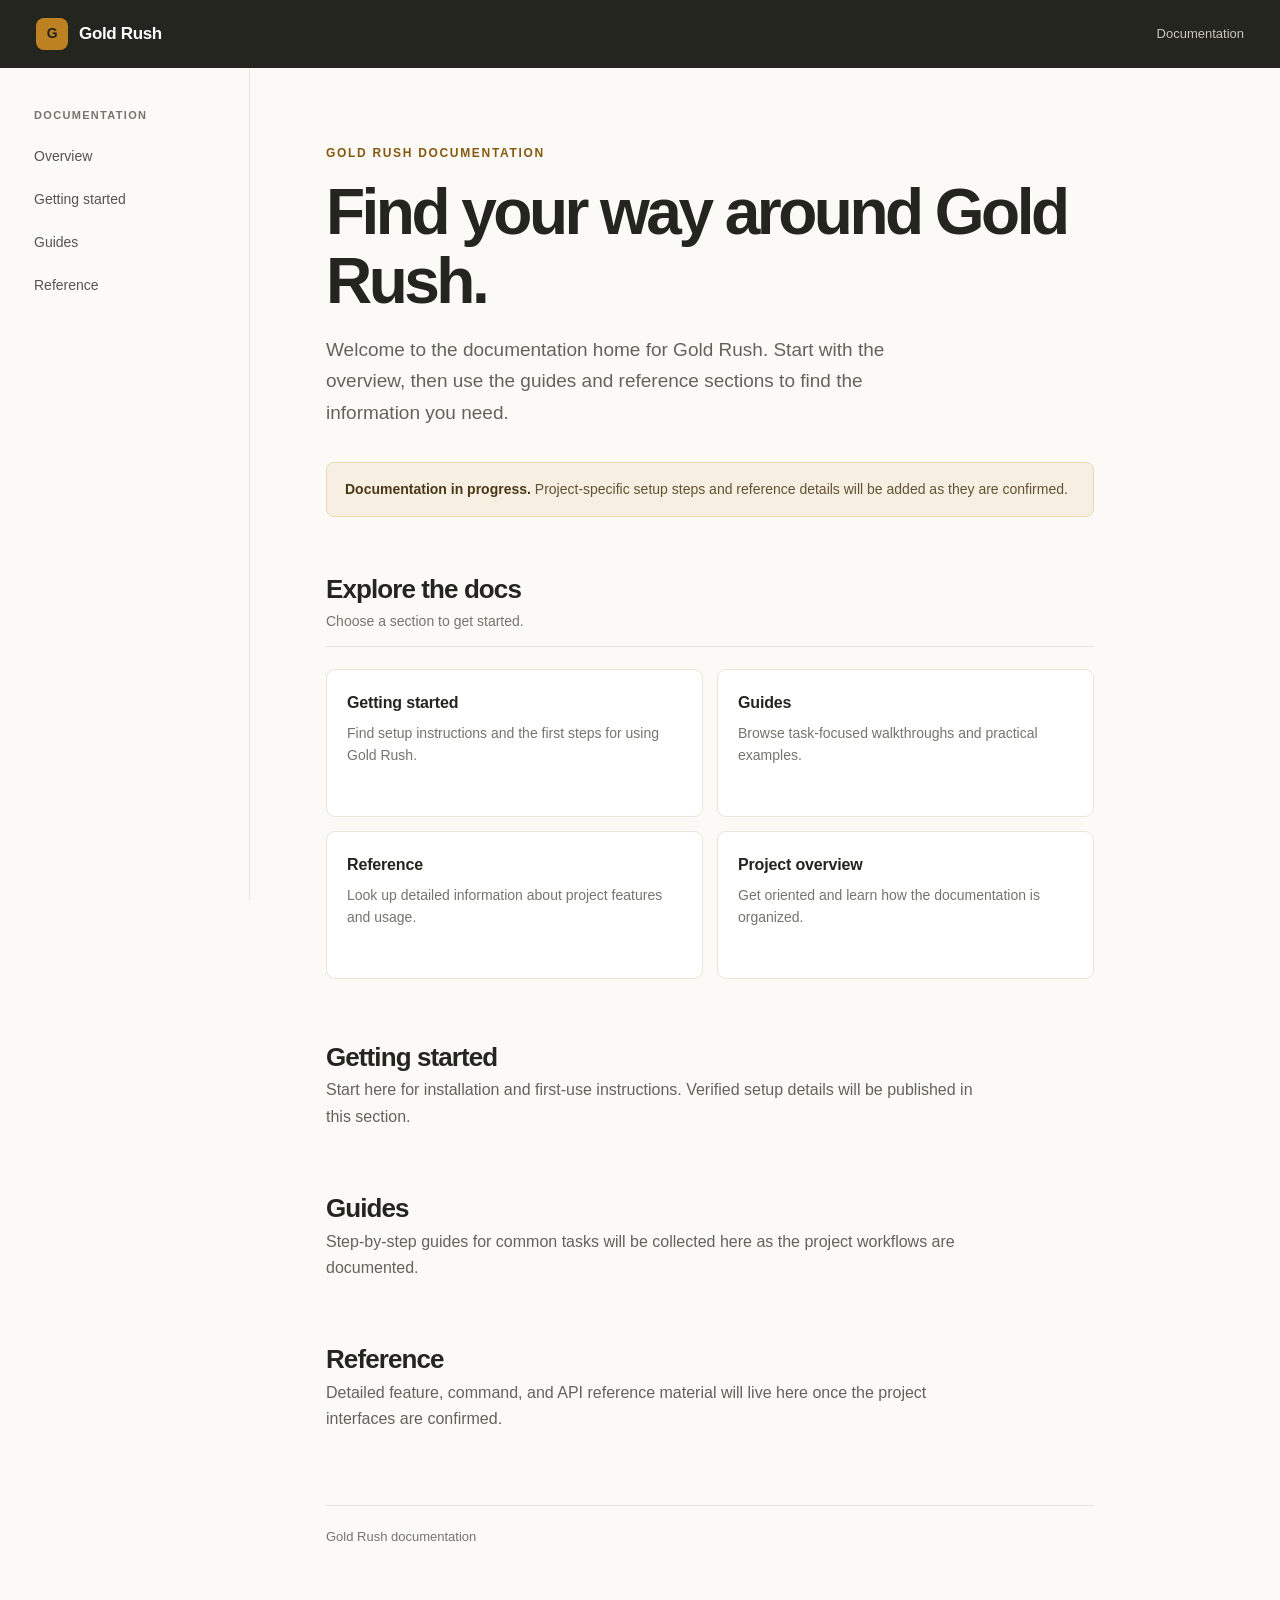
<file: index.html>
<!doctype html>
<html lang="en">
  <head>
    <meta charset="utf-8">
    <meta name="viewport" content="width=device-width, initial-scale=1">
    <meta
      name="description"
      content="Documentation and project guides for Gold Rush."
    >
    <title>Gold Rush — Documentation</title>
    <style>
      :root {
        color-scheme: light;
        --ink: #24251f;
        --muted: #74756d;
        --paper: #fbfaf7;
        --line: #e9e5db;
        --gold: #bd8121;
        --gold-dark: #875810;
        --gold-wash: #f7f0e2;
        --sidebar-width: 250px;
      }

      * {
        box-sizing: border-box;
      }

      html {
        scroll-behavior: smooth;
      }

      body {
        margin: 0;
        background: var(--paper);
        color: var(--ink);
        font-family: -apple-system, BlinkMacSystemFont, "Segoe UI", sans-serif;
        font-size: 16px;
        line-height: 1.65;
      }

      a {
        color: inherit;
      }

      .topbar {
        align-items: center;
        background: #24251f;
        color: #fff;
        display: flex;
        height: 68px;
        justify-content: space-between;
        padding: 0 36px;
      }

      .brand {
        align-items: center;
        display: inline-flex;
        font-size: 17px;
        font-weight: 700;
        gap: 11px;
        letter-spacing: -0.02em;
        text-decoration: none;
      }

      .brand-mark {
        align-items: center;
        background: var(--gold);
        border-radius: 8px;
        color: #24251f;
        display: inline-flex;
        font-size: 14px;
        height: 32px;
        justify-content: center;
        width: 32px;
      }

      .topbar-label {
        color: #c7c5bc;
        font-size: 13px;
      }

      .layout {
        margin: 0 auto;
        max-width: 1440px;
        min-height: calc(100vh - 68px);
      }

      .sidebar {
        border-right: 1px solid var(--line);
        bottom: 0;
        left: max(0px, calc((100vw - 1440px) / 2));
        overflow-y: auto;
        padding: 38px 24px;
        position: fixed;
        top: 68px;
        width: var(--sidebar-width);
      }

      .sidebar-title {
        color: var(--muted);
        font-size: 11px;
        font-weight: 700;
        letter-spacing: 0.12em;
        margin: 0 0 13px 10px;
        text-transform: uppercase;
      }

      .sidebar nav {
        display: grid;
        gap: 4px;
      }

      .sidebar nav a {
        border-radius: 6px;
        color: #55564f;
        font-size: 14px;
        padding: 8px 10px;
        text-decoration: none;
      }

      .sidebar nav a:hover,
      .sidebar nav a:focus-visible {
        background: var(--gold-wash);
        color: var(--gold-dark);
        outline: none;
      }

      main {
        margin-left: var(--sidebar-width);
        max-width: 920px;
        padding: 76px 76px 96px;
      }

      .eyebrow {
        color: var(--gold-dark);
        font-size: 12px;
        font-weight: 700;
        letter-spacing: 0.14em;
        text-transform: uppercase;
      }

      h1,
      h2,
      h3,
      p {
        margin-top: 0;
      }

      h1 {
        font-size: clamp(42px, 6vw, 64px);
        letter-spacing: -0.055em;
        line-height: 1.08;
        margin: 14px 0 18px;
      }

      .lead {
        color: #62635b;
        font-size: 19px;
        line-height: 1.65;
        margin-bottom: 30px;
        max-width: 620px;
      }

      .notice {
        background: var(--gold-wash);
        border: 1px solid #ead9b7;
        border-radius: 8px;
        color: #625133;
        font-size: 14px;
        margin: 34px 0 56px;
        padding: 15px 18px;
      }

      .notice strong {
        color: #493816;
      }

      .section-heading {
        border-bottom: 1px solid var(--line);
        margin-bottom: 22px;
        padding-bottom: 13px;
      }

      h2 {
        font-size: 26px;
        letter-spacing: -0.035em;
        line-height: 1.25;
        margin-bottom: 4px;
      }

      .section-heading p {
        color: var(--muted);
        font-size: 14px;
        margin-bottom: 0;
      }

      .cards {
        display: grid;
        gap: 14px;
        grid-template-columns: repeat(2, minmax(0, 1fr));
      }

      .card {
        background: #fff;
        border: 1px solid var(--line);
        border-radius: 9px;
        min-height: 148px;
        padding: 20px;
        text-decoration: none;
        transition: border-color 140ms ease, transform 140ms ease;
      }

      .card:hover,
      .card:focus-visible {
        border-color: #d2ad6b;
        outline: none;
        transform: translateY(-2px);
      }

      .card h3 {
        font-size: 16px;
        letter-spacing: -0.01em;
        margin-bottom: 7px;
      }

      .card p {
        color: var(--muted);
        font-size: 14px;
        line-height: 1.55;
        margin-bottom: 0;
      }

      .content-section {
        margin-top: 62px;
        scroll-margin-top: 30px;
      }

      .content-section > p {
        color: #62635b;
        max-width: 650px;
      }

      .content-section a {
        color: var(--gold-dark);
        text-underline-offset: 3px;
      }

      footer {
        border-top: 1px solid var(--line);
        color: var(--muted);
        font-size: 13px;
        margin-top: 72px;
        padding-top: 20px;
      }

      @media (max-width: 760px) {
        .topbar {
          height: 60px;
          padding: 0 20px;
        }

        .topbar-label {
          display: none;
        }

        .sidebar {
          background: var(--paper);
          border-bottom: 1px solid var(--line);
          border-right: 0;
          left: 0;
          overflow-x: auto;
          overflow-y: hidden;
          padding: 10px 16px;
          right: 0;
          top: 60px;
          white-space: nowrap;
          width: auto;
          z-index: 1;
        }

        .sidebar-title {
          display: none;
        }

        .sidebar nav {
          display: flex;
          gap: 4px;
          width: max-content;
        }

        .sidebar nav a {
          padding: 7px 10px;
        }

        main {
          margin-left: 0;
          padding: 116px 22px 64px;
        }

        .lead {
          font-size: 17px;
        }

        .cards {
          grid-template-columns: 1fr;
        }
      }

      @media (prefers-reduced-motion: reduce) {
        html {
          scroll-behavior: auto;
        }

        *,
        *::before,
        *::after {
          transition-duration: 0.01ms !important;
        }
      }
    </style>
  </head>
  <body>
    <header class="topbar">
      <a class="brand" href="#top" aria-label="Gold Rush documentation home">
        <span class="brand-mark" aria-hidden="true">G</span>
        <span>Gold Rush</span>
      </a>
      <span class="topbar-label">Documentation</span>
    </header>

    <div class="layout" id="top">
      <aside class="sidebar" aria-label="Documentation">
        <p class="sidebar-title">Documentation</p>
        <nav>
          <a href="#overview">Overview</a>
          <a href="#getting-started">Getting started</a>
          <a href="#guides">Guides</a>
          <a href="#reference">Reference</a>
        </nav>
      </aside>

      <main>
        <p class="eyebrow">Gold Rush documentation</p>
        <h1>Find your way around Gold Rush.</h1>
        <p class="lead">
          Welcome to the documentation home for Gold Rush. Start with the
          overview, then use the guides and reference sections to find the
          information you need.
        </p>

        <div class="notice" role="status">
          <strong>Documentation in progress.</strong>
          Project-specific setup steps and reference details will be added as
          they are confirmed.
        </div>

        <section id="overview" aria-labelledby="overview-title">
          <div class="section-heading">
            <h2 id="overview-title">Explore the docs</h2>
            <p>Choose a section to get started.</p>
          </div>
          <div class="cards">
            <a class="card" href="#getting-started">
              <h3>Getting started</h3>
              <p>Find setup instructions and the first steps for using Gold Rush.</p>
            </a>
            <a class="card" href="#guides">
              <h3>Guides</h3>
              <p>Browse task-focused walkthroughs and practical examples.</p>
            </a>
            <a class="card" href="#reference">
              <h3>Reference</h3>
              <p>Look up detailed information about project features and usage.</p>
            </a>
            <a class="card" href="#overview">
              <h3>Project overview</h3>
              <p>Get oriented and learn how the documentation is organized.</p>
            </a>
          </div>
        </section>

        <section class="content-section" id="getting-started">
          <h2>Getting started</h2>
          <p>
            Start here for installation and first-use instructions. Verified
            setup details will be published in this section.
          </p>
        </section>

        <section class="content-section" id="guides">
          <h2>Guides</h2>
          <p>
            Step-by-step guides for common tasks will be collected here as the
            project workflows are documented.
          </p>
        </section>

        <section class="content-section" id="reference">
          <h2>Reference</h2>
          <p>
            Detailed feature, command, and API reference material will live
            here once the project interfaces are confirmed.
          </p>
        </section>

        <footer>Gold Rush documentation</footer>
      </main>
    </div>
  </body>
</html>
</file>
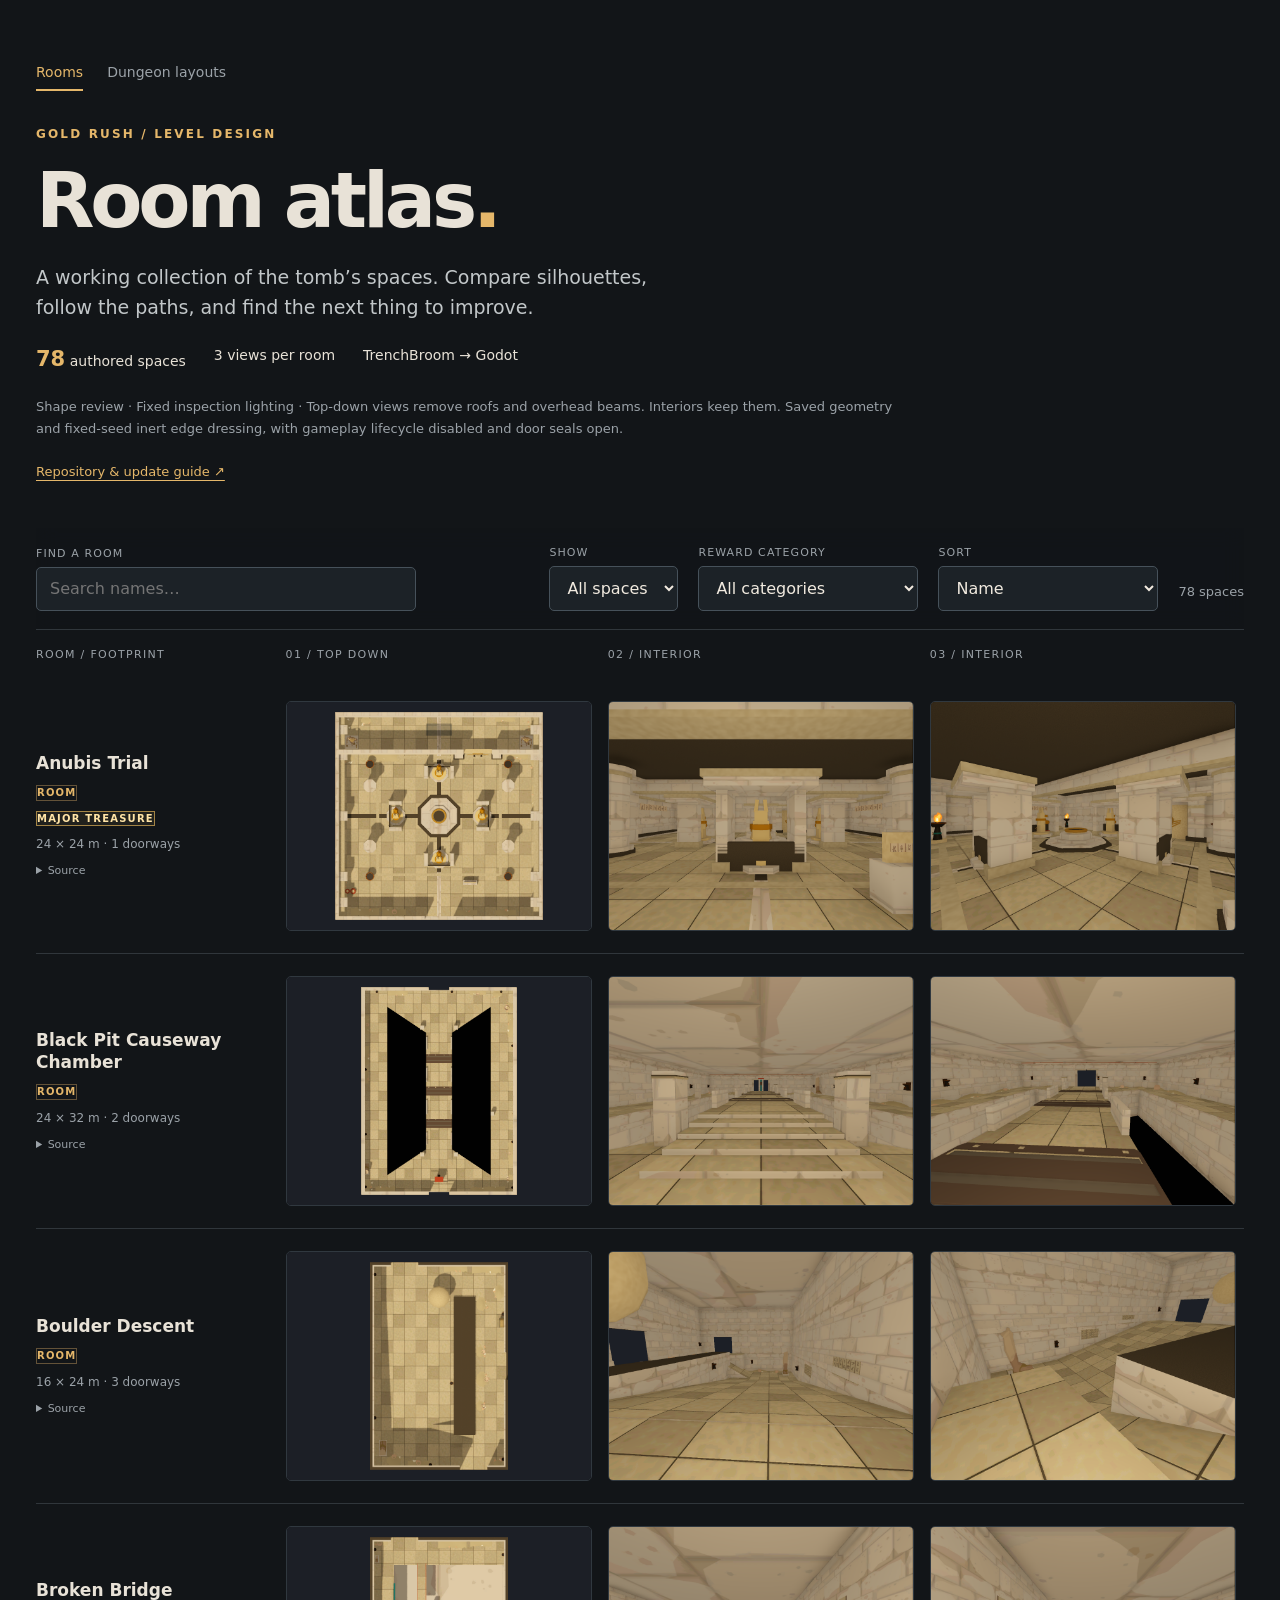
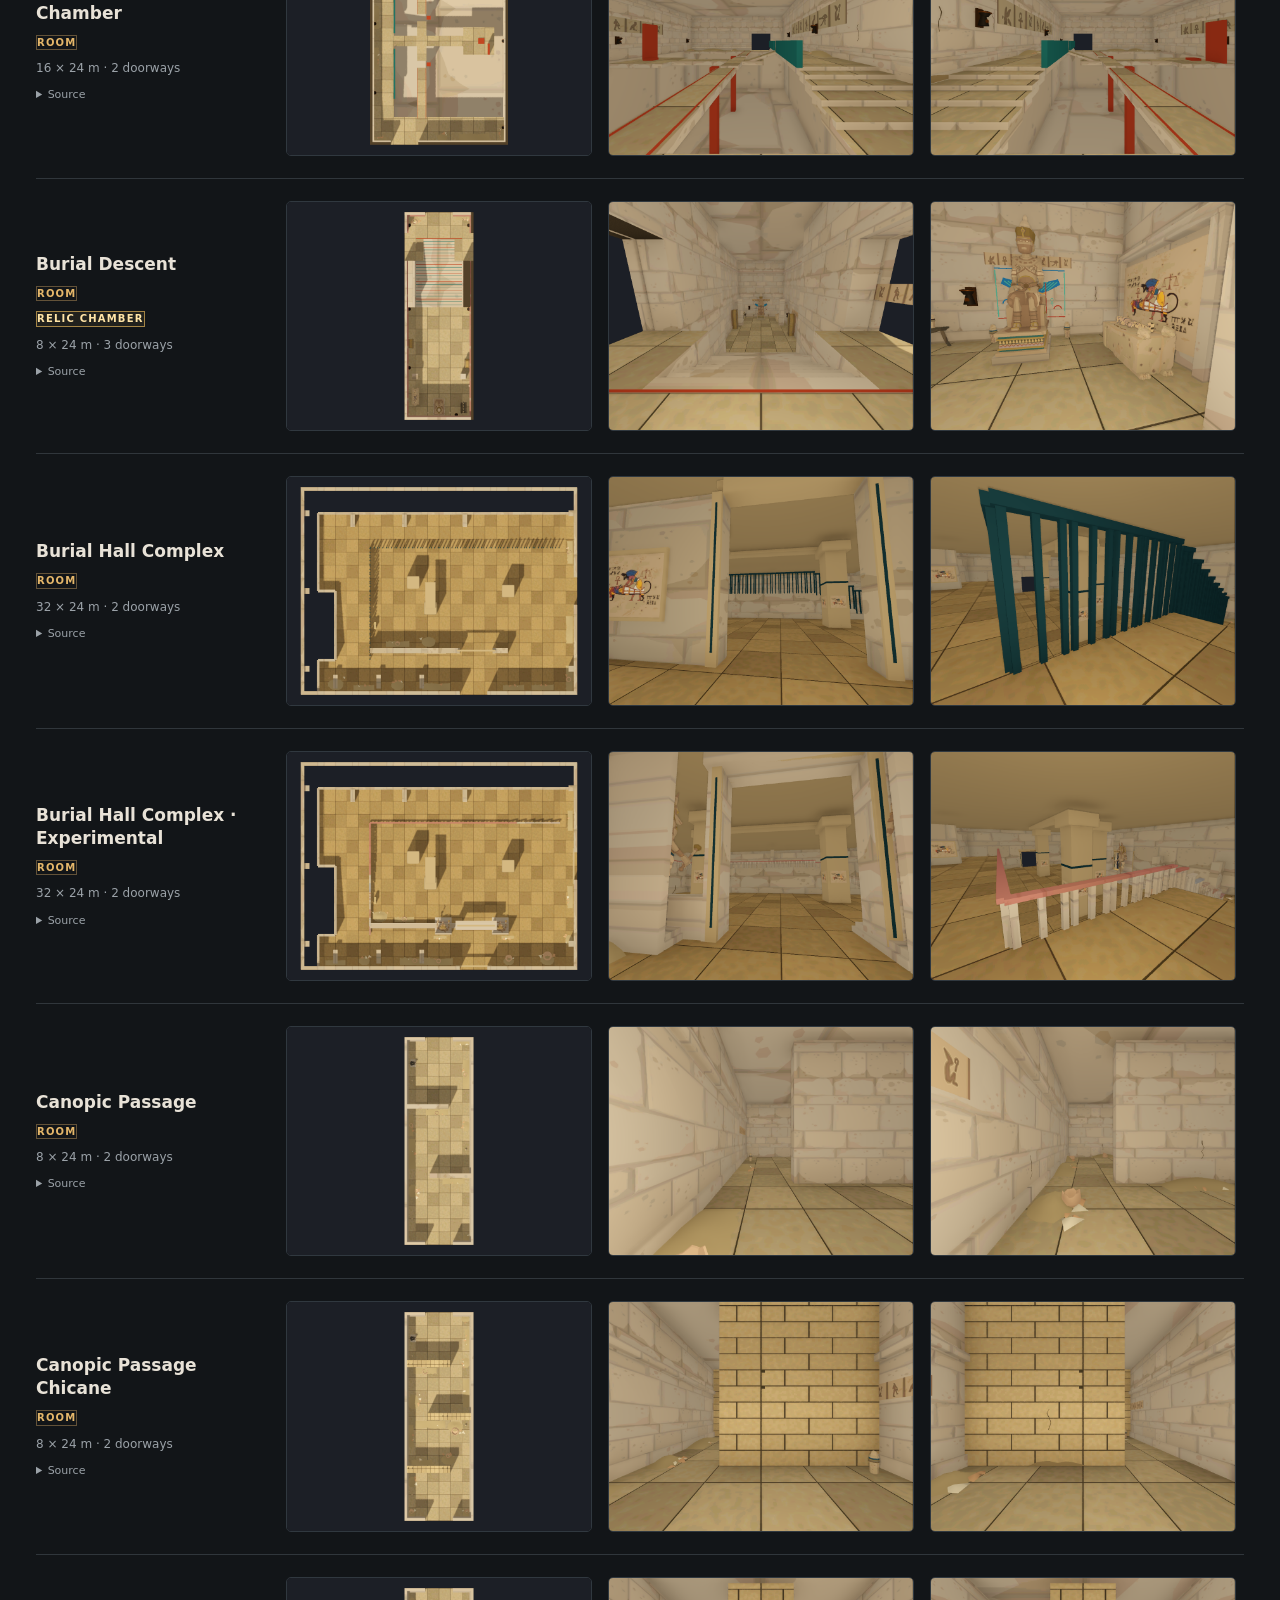
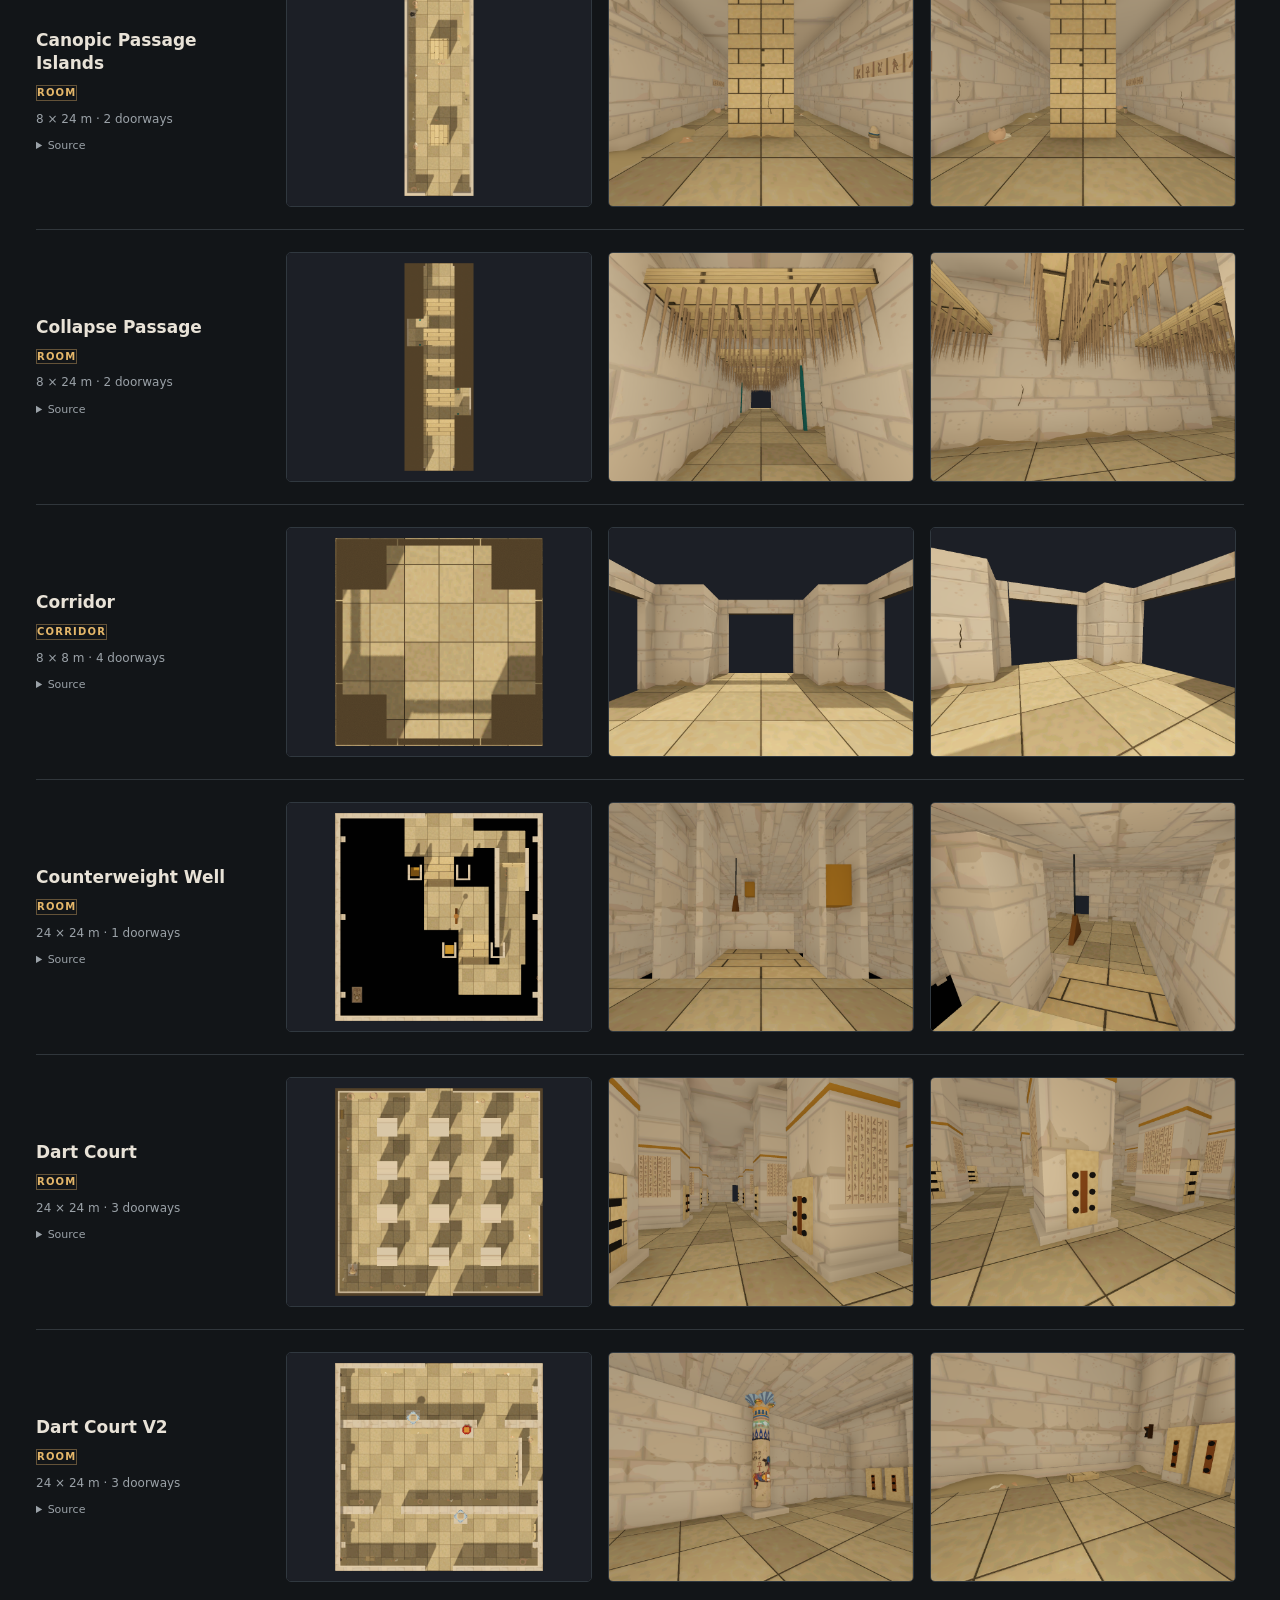
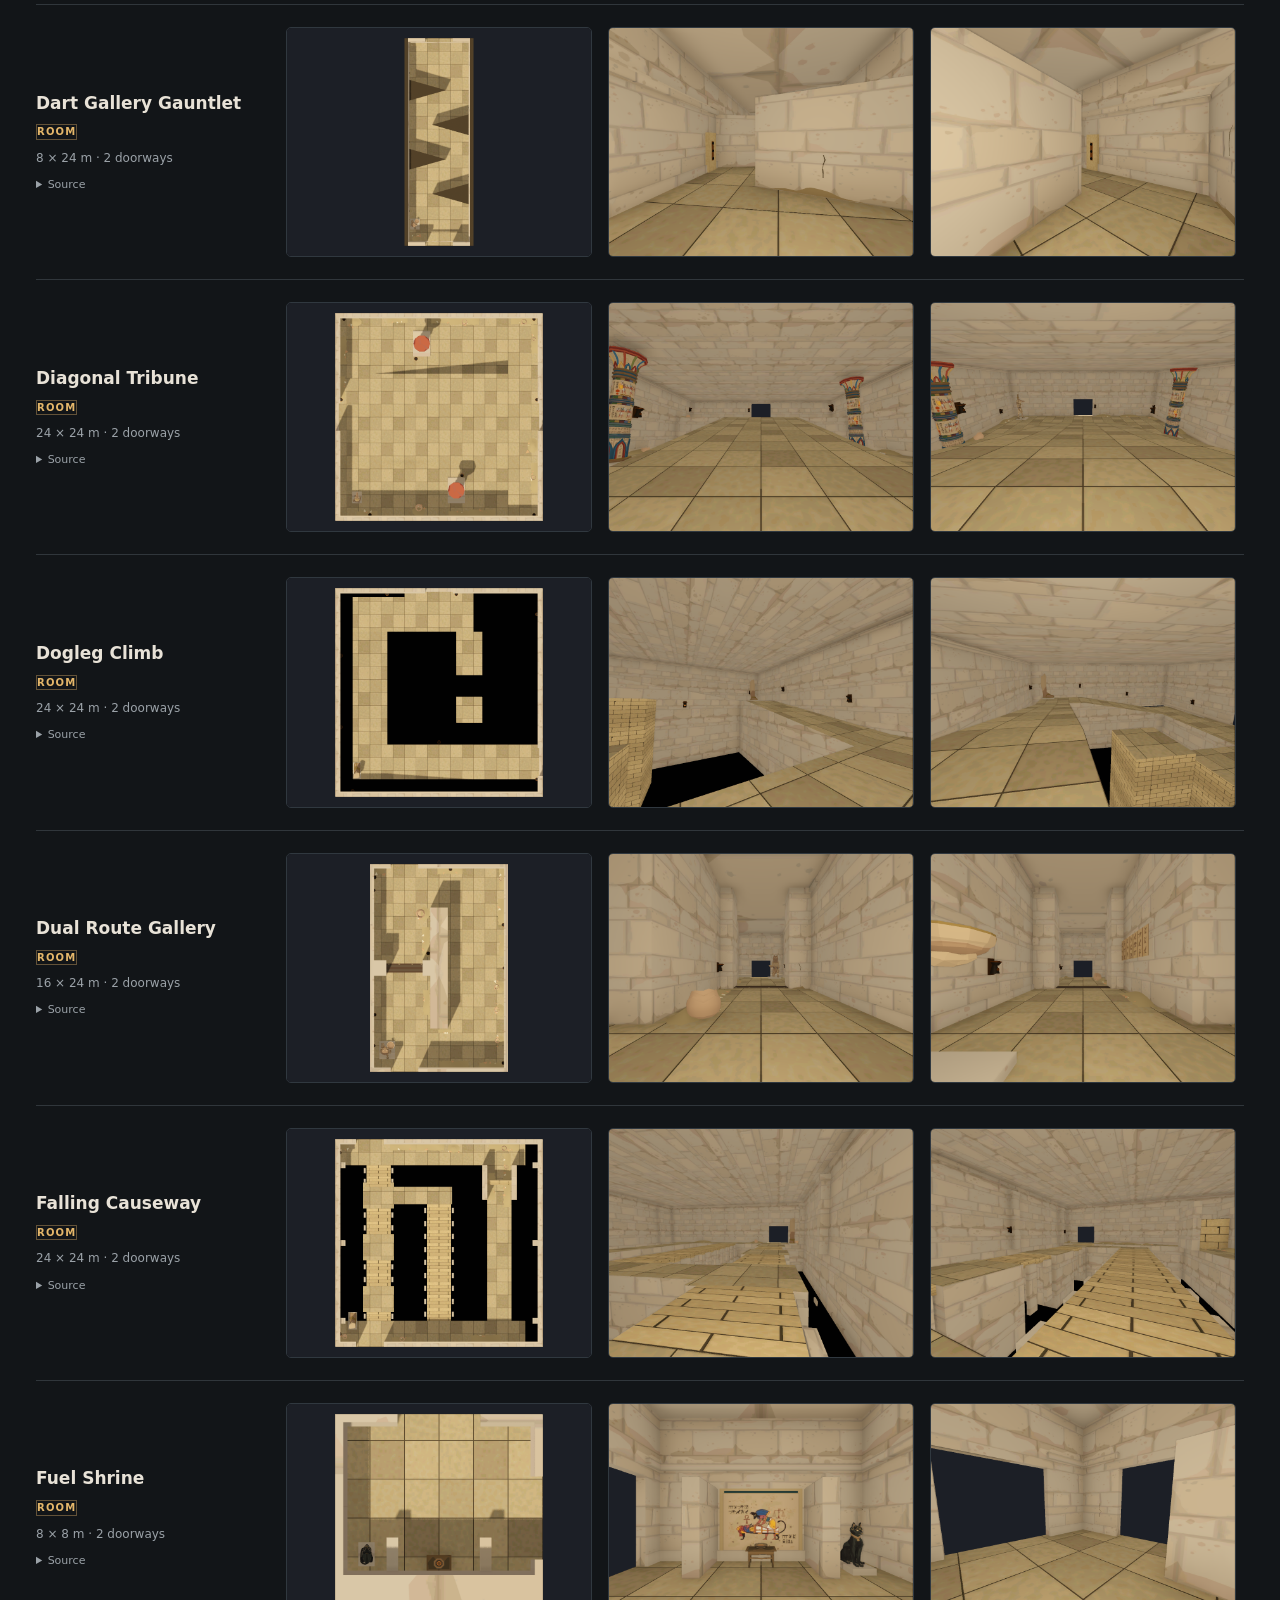
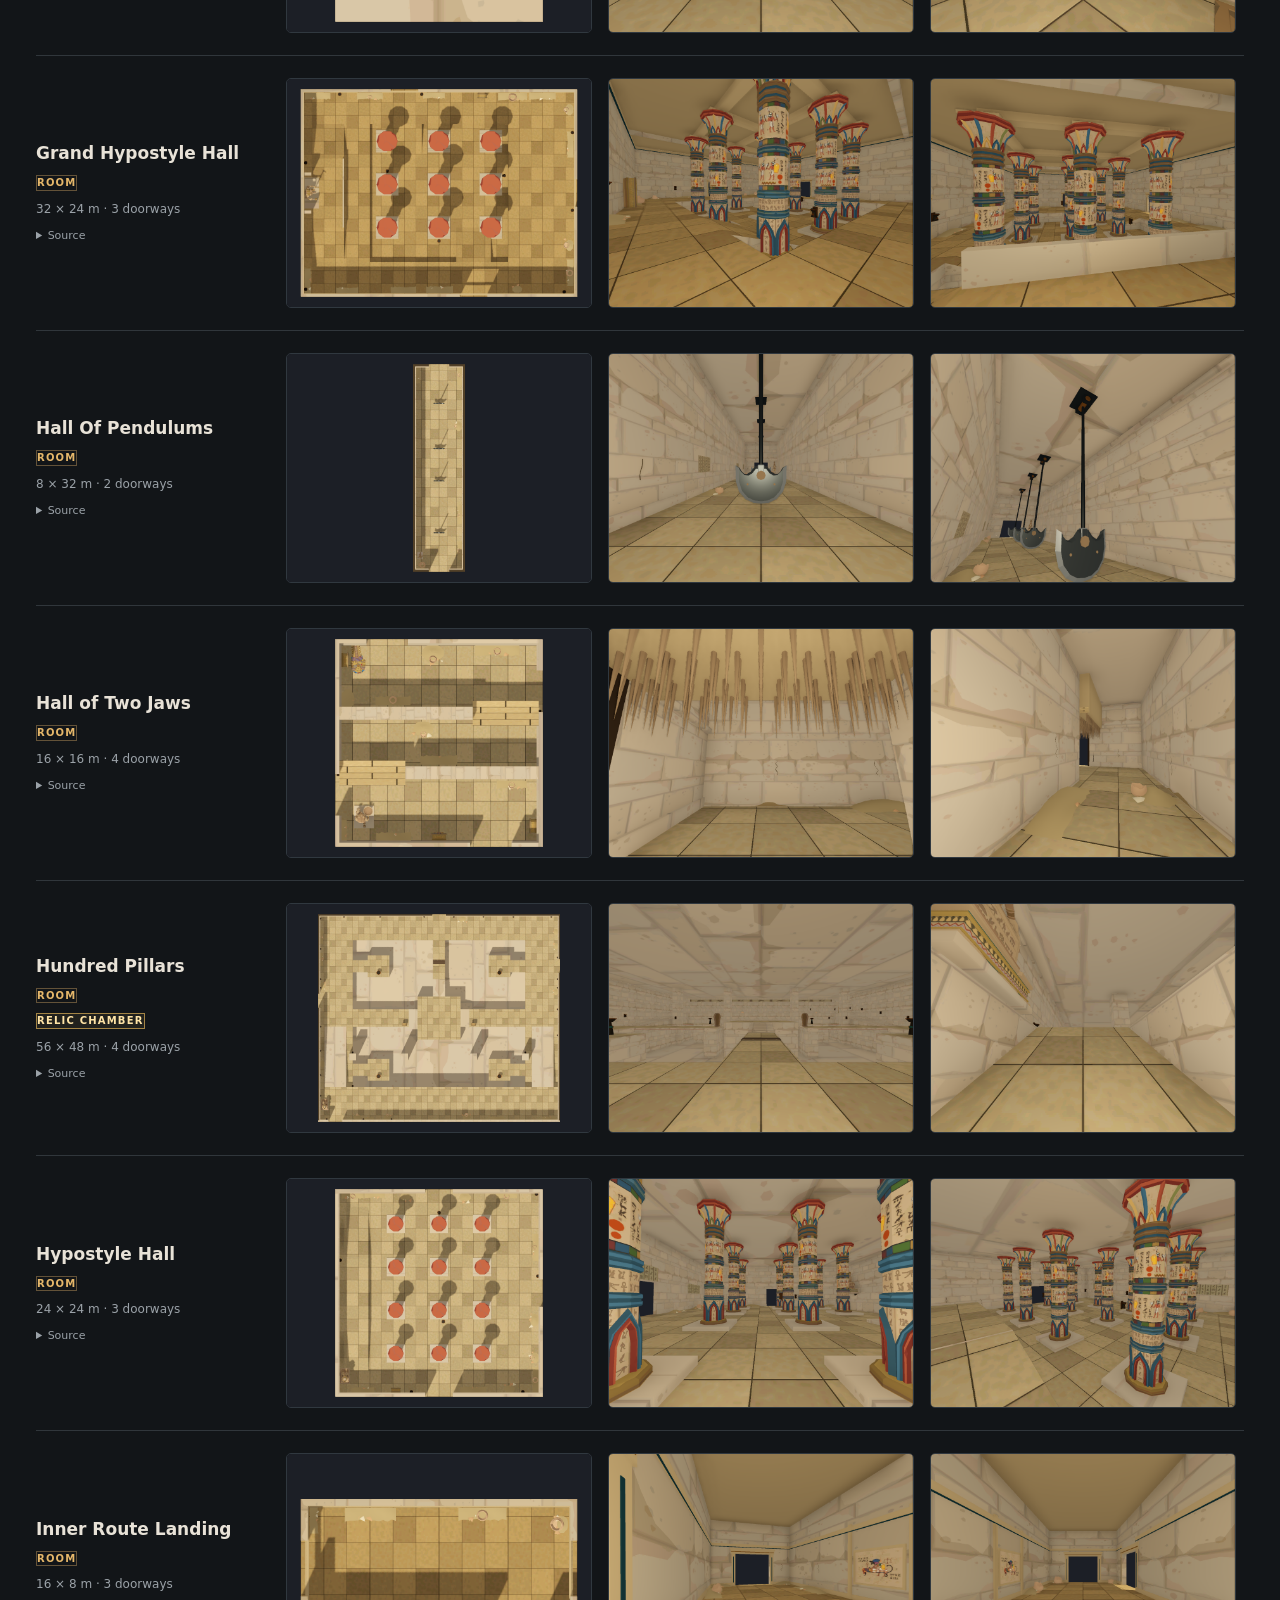
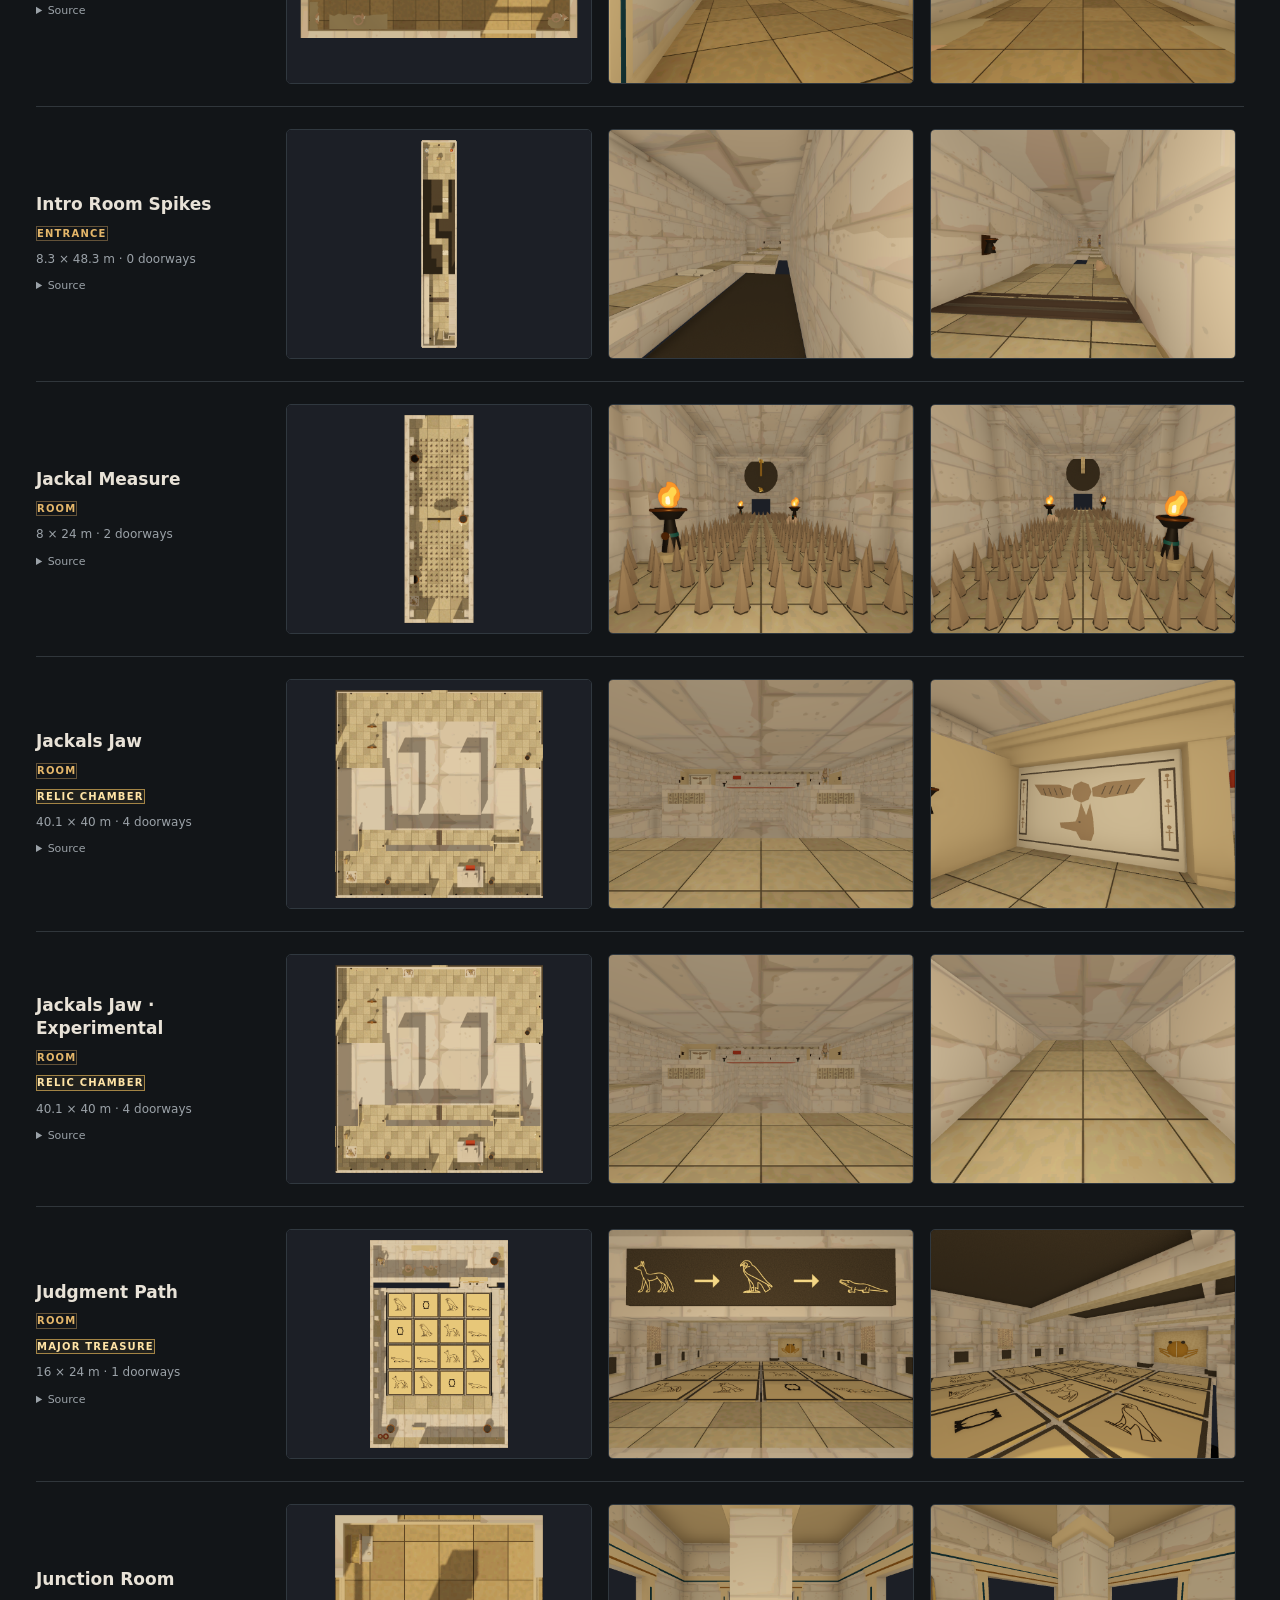
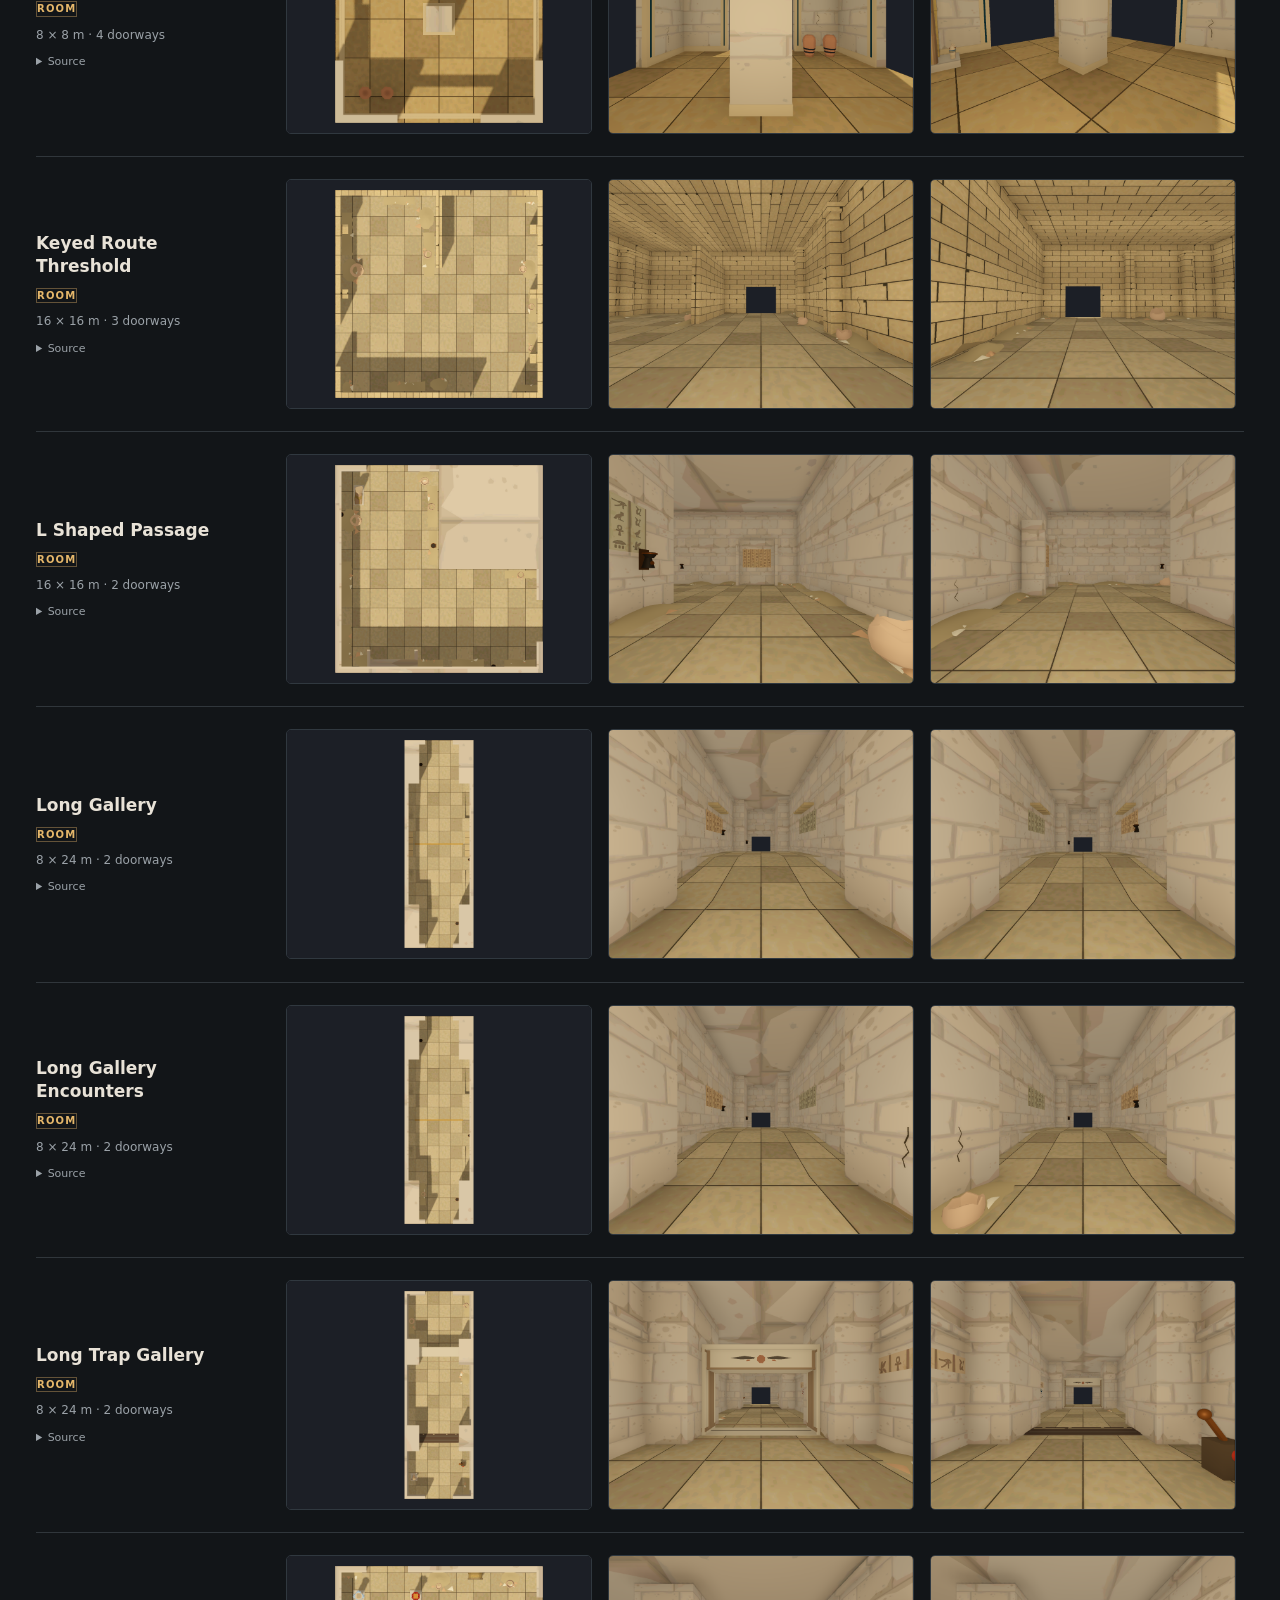
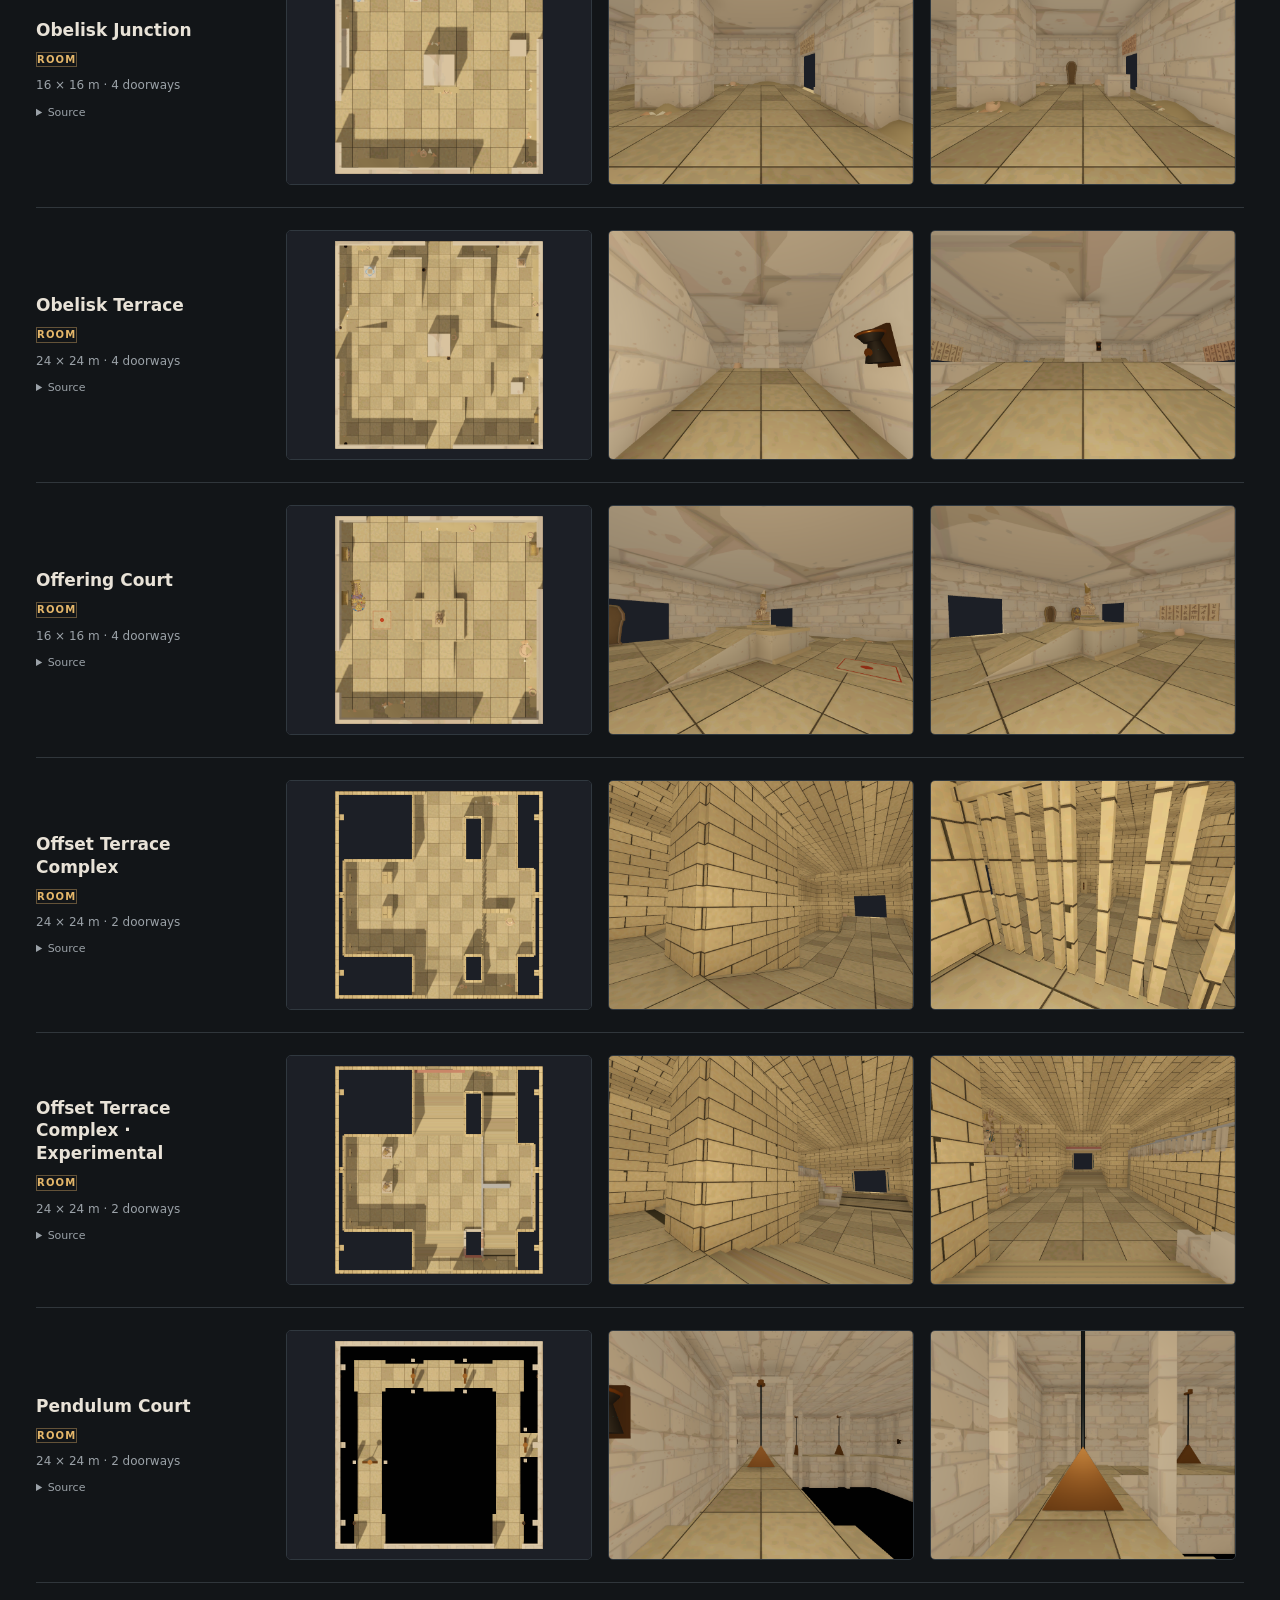
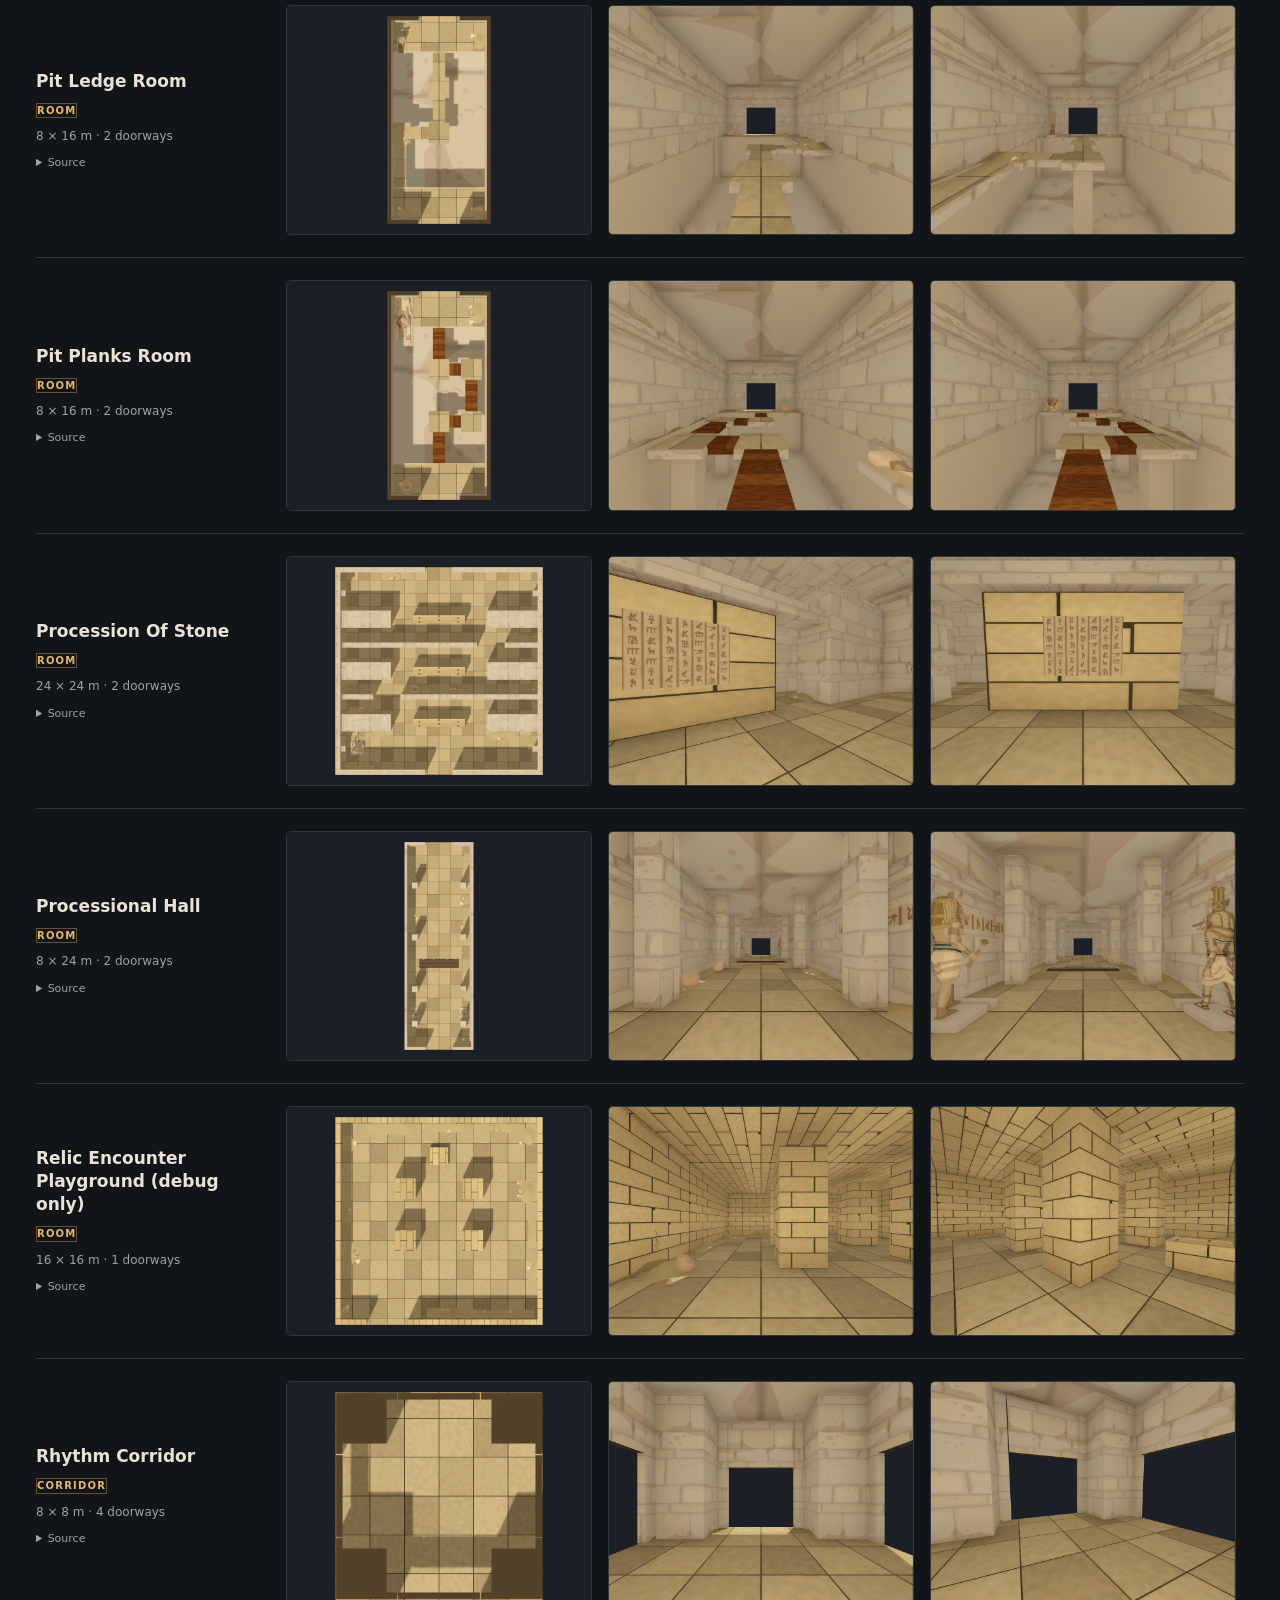
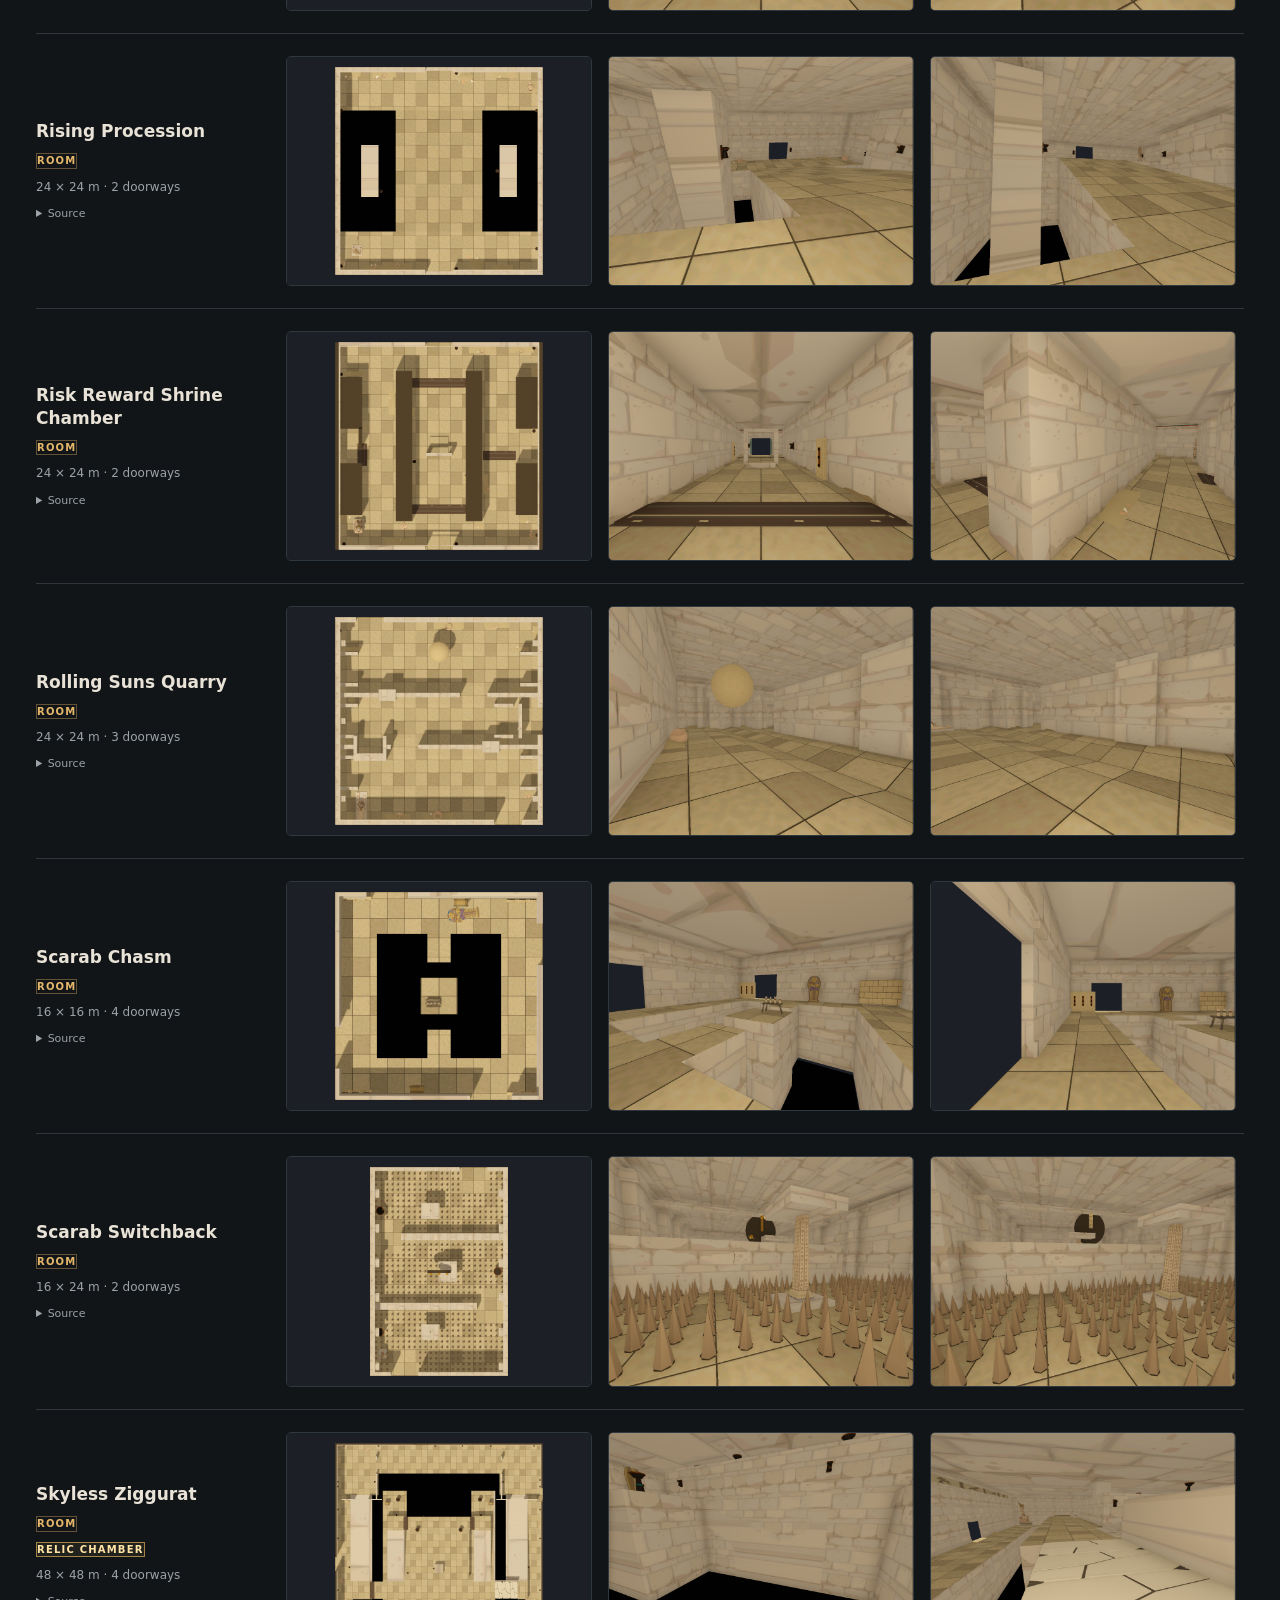
<file: site/index.html>
<!doctype html>
<html lang="en">
<head>
  <meta charset="utf-8">
  <meta name="viewport" content="width=device-width, initial-scale=1">
  <meta name="description" content="Explore every Gold Rush room: top-down layouts and interior views of the evolving dungeon kit.">
  <meta name="color-scheme" content="dark">
  <title>Gold Rush · Room atlas</title>
  <link rel="stylesheet" href="style.css">
  <script src="gallery.js" defer></script>
</head>
<body>
<main>
  <nav class="atlas-nav" aria-label="Atlas"><a href="index.html" aria-current="page">Rooms</a><a href="layouts.html">Dungeon layouts</a></nav>
  <header>
    <div class="eyebrow">Gold Rush / Level design</div>
    <h1>Room atlas<span class="accent">.</span></h1>
    <p class="intro">A working collection of the tomb’s spaces. Compare silhouettes, follow the paths,
      and find the next thing to improve.</p>
    <div class="stats"><span><strong>78</strong> authored spaces</span><span>3 views per room</span><span>TrenchBroom → Godot</span></div>
    <p class="note">Shape review · Fixed inspection lighting · Top-down views remove roofs and overhead beams.
      Interiors keep them. Saved geometry and fixed-seed inert edge dressing, with gameplay lifecycle disabled and door seals open.</p>
    <a class="repo" href="https://github.com/avivajpeyi/gold_rush_docs">Repository &amp; update guide ↗</a>
  </header>
  <div class="toolbar">
    <label class="search"><span>Find a room</span><input id="search" type="search" placeholder="Search names…" autocomplete="off"></label>
    <label class="filter"><span>Show</span><select id="kind"><option value="">All spaces</option><option>Room</option><option>Corridor</option><option>Entrance</option></select></label>
    <label class="filter"><span>Reward category</span><select id="category"><option value="">All categories</option><option value="featured">Relics &amp; major treasure</option><option value="relic">Relic chambers</option><option value="treasure">Major treasure</option><option value="standard">Standard spaces</option></select></label>
    <label class="filter"><span>Sort</span><select id="sort"><option value="name">Name</option><option value="reward">Relics &amp; treasure first</option><option value="area">Largest footprint</option></select></label>
    <p id="count" role="status" aria-live="polite">78 spaces</p>
  </div>
  <table>
    <caption class="sr-only">Room names, top-down plans and two interior screenshots. Select an image to enlarge it.</caption>
    <thead><tr><th scope="col">Room / footprint</th><th scope="col">01 / Top down</th><th scope="col">02 / Interior</th><th scope="col">03 / Interior</th></tr></thead>
    <tbody><tr id="anubis_trial" data-search="anubis trial anubis_trial room major treasure" data-kind="Room" data-category="treasure" data-name="Anubis Trial" data-area="576.0"><th scope="row"><a class="permalink" href="#anubis_trial">Anubis Trial</a><span class="tag">Room</span><span class="tag reward">Major treasure</span><span class="dimensions">24 × 24 m · 1 doorways</span><details><summary>Source</summary><code>levels/trenchbroom/maps/anubis_trial.map</code></details></th><td data-label="Top down"><a class="shot" href="images/anubis_trial/top.webp" data-title="Anubis Trial · Top down"><img src="images/anubis_trial/top.webp" width="960" height="720" loading="lazy" alt="Anubis Trial — Top down"></a></td><td data-label="Interior 1"><a class="shot" href="images/anubis_trial/interior-1.webp" data-title="Anubis Trial · Interior 1"><img src="images/anubis_trial/interior-1.webp" width="960" height="720" loading="lazy" alt="Anubis Trial — Interior 1"></a></td><td data-label="Interior 2"><a class="shot" href="images/anubis_trial/interior-2.webp" data-title="Anubis Trial · Interior 2"><img src="images/anubis_trial/interior-2.webp" width="960" height="720" loading="lazy" alt="Anubis Trial — Interior 2"></a></td></tr>
<tr id="BlackPitCausewayChamber" data-search="black pit causeway chamber blackpitcausewaychamber room standard" data-kind="Room" data-category="standard" data-name="Black Pit Causeway Chamber" data-area="768.0"><th scope="row"><a class="permalink" href="#BlackPitCausewayChamber">Black Pit Causeway Chamber</a><span class="tag">Room</span><span class="dimensions">24 × 32 m · 2 doorways</span><details><summary>Source</summary><code>levels/trenchbroom/maps/black_pit_causeway_chamber.map</code></details></th><td data-label="Top down"><a class="shot" href="images/BlackPitCausewayChamber/top.webp" data-title="Black Pit Causeway Chamber · Top down"><img src="images/BlackPitCausewayChamber/top.webp" width="960" height="720" loading="lazy" alt="Black Pit Causeway Chamber — Top down"></a></td><td data-label="Interior 1"><a class="shot" href="images/BlackPitCausewayChamber/interior-1.webp" data-title="Black Pit Causeway Chamber · Interior 1"><img src="images/BlackPitCausewayChamber/interior-1.webp" width="960" height="720" loading="lazy" alt="Black Pit Causeway Chamber — Interior 1"></a></td><td data-label="Interior 2"><a class="shot" href="images/BlackPitCausewayChamber/interior-2.webp" data-title="Black Pit Causeway Chamber · Interior 2"><img src="images/BlackPitCausewayChamber/interior-2.webp" width="960" height="720" loading="lazy" alt="Black Pit Causeway Chamber — Interior 2"></a></td></tr>
<tr id="boulder_descent" data-search="boulder descent boulder_descent room standard" data-kind="Room" data-category="standard" data-name="Boulder Descent" data-area="384.0"><th scope="row"><a class="permalink" href="#boulder_descent">Boulder Descent</a><span class="tag">Room</span><span class="dimensions">16 × 24 m · 3 doorways</span><details><summary>Source</summary><code>levels/trenchbroom/maps/migrated/boulder_descent.map</code></details></th><td data-label="Top down"><a class="shot" href="images/boulder_descent/top.webp" data-title="Boulder Descent · Top down"><img src="images/boulder_descent/top.webp" width="960" height="720" loading="lazy" alt="Boulder Descent — Top down"></a></td><td data-label="Interior 1"><a class="shot" href="images/boulder_descent/interior-1.webp" data-title="Boulder Descent · Interior 1"><img src="images/boulder_descent/interior-1.webp" width="960" height="720" loading="lazy" alt="Boulder Descent — Interior 1"></a></td><td data-label="Interior 2"><a class="shot" href="images/boulder_descent/interior-2.webp" data-title="Boulder Descent · Interior 2"><img src="images/boulder_descent/interior-2.webp" width="960" height="720" loading="lazy" alt="Boulder Descent — Interior 2"></a></td></tr>
<tr id="broken_bridge_chamber" data-search="broken bridge chamber broken_bridge_chamber room standard" data-kind="Room" data-category="standard" data-name="Broken Bridge Chamber" data-area="384.0"><th scope="row"><a class="permalink" href="#broken_bridge_chamber">Broken Bridge Chamber</a><span class="tag">Room</span><span class="dimensions">16 × 24 m · 2 doorways</span><details><summary>Source</summary><code>levels/trenchbroom/maps/migrated/broken_bridge_chamber.map</code></details></th><td data-label="Top down"><a class="shot" href="images/broken_bridge_chamber/top.webp" data-title="Broken Bridge Chamber · Top down"><img src="images/broken_bridge_chamber/top.webp" width="960" height="720" loading="lazy" alt="Broken Bridge Chamber — Top down"></a></td><td data-label="Interior 1"><a class="shot" href="images/broken_bridge_chamber/interior-1.webp" data-title="Broken Bridge Chamber · Interior 1"><img src="images/broken_bridge_chamber/interior-1.webp" width="960" height="720" loading="lazy" alt="Broken Bridge Chamber — Interior 1"></a></td><td data-label="Interior 2"><a class="shot" href="images/broken_bridge_chamber/interior-2.webp" data-title="Broken Bridge Chamber · Interior 2"><img src="images/broken_bridge_chamber/interior-2.webp" width="960" height="720" loading="lazy" alt="Broken Bridge Chamber — Interior 2"></a></td></tr>
<tr id="burial_descent" data-search="burial descent burial_descent room relic chamber" data-kind="Room" data-category="relic" data-name="Burial Descent" data-area="192.0"><th scope="row"><a class="permalink" href="#burial_descent">Burial Descent</a><span class="tag">Room</span><span class="tag reward">Relic chamber</span><span class="dimensions">8 × 24 m · 3 doorways</span><details><summary>Source</summary><code>levels/trenchbroom/maps/migrated/burial_descent.map</code></details></th><td data-label="Top down"><a class="shot" href="images/burial_descent/top.webp" data-title="Burial Descent · Top down"><img src="images/burial_descent/top.webp" width="960" height="720" loading="lazy" alt="Burial Descent — Top down"></a></td><td data-label="Interior 1"><a class="shot" href="images/burial_descent/interior-1.webp" data-title="Burial Descent · Interior 1"><img src="images/burial_descent/interior-1.webp" width="960" height="720" loading="lazy" alt="Burial Descent — Interior 1"></a></td><td data-label="Interior 2"><a class="shot" href="images/burial_descent/interior-2.webp" data-title="Burial Descent · Interior 2"><img src="images/burial_descent/interior-2.webp" width="960" height="720" loading="lazy" alt="Burial Descent — Interior 2"></a></td></tr>
<tr id="burial_hall_complex" data-search="burial hall complex burial_hall_complex room standard" data-kind="Room" data-category="standard" data-name="Burial Hall Complex" data-area="768.0"><th scope="row"><a class="permalink" href="#burial_hall_complex">Burial Hall Complex</a><span class="tag">Room</span><span class="dimensions">32 × 24 m · 2 doorways</span><details><summary>Source</summary><code>levels/trenchbroom/maps/burial_hall_complex.map</code></details></th><td data-label="Top down"><a class="shot" href="images/burial_hall_complex/top.webp" data-title="Burial Hall Complex · Top down"><img src="images/burial_hall_complex/top.webp" width="960" height="720" loading="lazy" alt="Burial Hall Complex — Top down"></a></td><td data-label="Interior 1"><a class="shot" href="images/burial_hall_complex/interior-1.webp" data-title="Burial Hall Complex · Interior 1"><img src="images/burial_hall_complex/interior-1.webp" width="960" height="720" loading="lazy" alt="Burial Hall Complex — Interior 1"></a></td><td data-label="Interior 2"><a class="shot" href="images/burial_hall_complex/interior-2.webp" data-title="Burial Hall Complex · Interior 2"><img src="images/burial_hall_complex/interior-2.webp" width="960" height="720" loading="lazy" alt="Burial Hall Complex — Interior 2"></a></td></tr>
<tr id="burial_hall_complex_sprawling" data-search="burial hall complex · experimental burial_hall_complex_sprawling room standard" data-kind="Room" data-category="standard" data-name="Burial Hall Complex · Experimental" data-area="768.0"><th scope="row"><a class="permalink" href="#burial_hall_complex_sprawling">Burial Hall Complex · Experimental</a><span class="tag">Room</span><span class="dimensions">32 × 24 m · 2 doorways</span><details><summary>Source</summary><code>levels/trenchbroom/maps/experimental/burial_hall_complex_sprawling.map</code></details></th><td data-label="Top down"><a class="shot" href="images/burial_hall_complex_sprawling/top.webp" data-title="Burial Hall Complex · Experimental · Top down"><img src="images/burial_hall_complex_sprawling/top.webp" width="960" height="720" loading="lazy" alt="Burial Hall Complex · Experimental — Top down"></a></td><td data-label="Interior 1"><a class="shot" href="images/burial_hall_complex_sprawling/interior-1.webp" data-title="Burial Hall Complex · Experimental · Interior 1"><img src="images/burial_hall_complex_sprawling/interior-1.webp" width="960" height="720" loading="lazy" alt="Burial Hall Complex · Experimental — Interior 1"></a></td><td data-label="Interior 2"><a class="shot" href="images/burial_hall_complex_sprawling/interior-2.webp" data-title="Burial Hall Complex · Experimental · Interior 2"><img src="images/burial_hall_complex_sprawling/interior-2.webp" width="960" height="720" loading="lazy" alt="Burial Hall Complex · Experimental — Interior 2"></a></td></tr>
<tr id="canopic_passage" data-search="canopic passage canopic_passage room standard" data-kind="Room" data-category="standard" data-name="Canopic Passage" data-area="192.0"><th scope="row"><a class="permalink" href="#canopic_passage">Canopic Passage</a><span class="tag">Room</span><span class="dimensions">8 × 24 m · 2 doorways</span><details><summary>Source</summary><code>levels/trenchbroom/maps/migrated/canopic_passage.map</code></details></th><td data-label="Top down"><a class="shot" href="images/canopic_passage/top.webp" data-title="Canopic Passage · Top down"><img src="images/canopic_passage/top.webp" width="960" height="720" loading="lazy" alt="Canopic Passage — Top down"></a></td><td data-label="Interior 1"><a class="shot" href="images/canopic_passage/interior-1.webp" data-title="Canopic Passage · Interior 1"><img src="images/canopic_passage/interior-1.webp" width="960" height="720" loading="lazy" alt="Canopic Passage — Interior 1"></a></td><td data-label="Interior 2"><a class="shot" href="images/canopic_passage/interior-2.webp" data-title="Canopic Passage · Interior 2"><img src="images/canopic_passage/interior-2.webp" width="960" height="720" loading="lazy" alt="Canopic Passage — Interior 2"></a></td></tr>
<tr id="canopic_passage_chicane" data-search="canopic passage chicane canopic_passage_chicane room standard" data-kind="Room" data-category="standard" data-name="Canopic Passage Chicane" data-area="192.0"><th scope="row"><a class="permalink" href="#canopic_passage_chicane">Canopic Passage Chicane</a><span class="tag">Room</span><span class="dimensions">8 × 24 m · 2 doorways</span><details><summary>Source</summary><code>levels/trenchbroom/maps/canopic_passage_chicane.map</code></details></th><td data-label="Top down"><a class="shot" href="images/canopic_passage_chicane/top.webp" data-title="Canopic Passage Chicane · Top down"><img src="images/canopic_passage_chicane/top.webp" width="960" height="720" loading="lazy" alt="Canopic Passage Chicane — Top down"></a></td><td data-label="Interior 1"><a class="shot" href="images/canopic_passage_chicane/interior-1.webp" data-title="Canopic Passage Chicane · Interior 1"><img src="images/canopic_passage_chicane/interior-1.webp" width="960" height="720" loading="lazy" alt="Canopic Passage Chicane — Interior 1"></a></td><td data-label="Interior 2"><a class="shot" href="images/canopic_passage_chicane/interior-2.webp" data-title="Canopic Passage Chicane · Interior 2"><img src="images/canopic_passage_chicane/interior-2.webp" width="960" height="720" loading="lazy" alt="Canopic Passage Chicane — Interior 2"></a></td></tr>
<tr id="canopic_passage_islands" data-search="canopic passage islands canopic_passage_islands room standard" data-kind="Room" data-category="standard" data-name="Canopic Passage Islands" data-area="192.0"><th scope="row"><a class="permalink" href="#canopic_passage_islands">Canopic Passage Islands</a><span class="tag">Room</span><span class="dimensions">8 × 24 m · 2 doorways</span><details><summary>Source</summary><code>levels/trenchbroom/maps/canopic_passage_islands.map</code></details></th><td data-label="Top down"><a class="shot" href="images/canopic_passage_islands/top.webp" data-title="Canopic Passage Islands · Top down"><img src="images/canopic_passage_islands/top.webp" width="960" height="720" loading="lazy" alt="Canopic Passage Islands — Top down"></a></td><td data-label="Interior 1"><a class="shot" href="images/canopic_passage_islands/interior-1.webp" data-title="Canopic Passage Islands · Interior 1"><img src="images/canopic_passage_islands/interior-1.webp" width="960" height="720" loading="lazy" alt="Canopic Passage Islands — Interior 1"></a></td><td data-label="Interior 2"><a class="shot" href="images/canopic_passage_islands/interior-2.webp" data-title="Canopic Passage Islands · Interior 2"><img src="images/canopic_passage_islands/interior-2.webp" width="960" height="720" loading="lazy" alt="Canopic Passage Islands — Interior 2"></a></td></tr>
<tr id="collapse_passage" data-search="collapse passage collapse_passage room standard" data-kind="Room" data-category="standard" data-name="Collapse Passage" data-area="192.0"><th scope="row"><a class="permalink" href="#collapse_passage">Collapse Passage</a><span class="tag">Room</span><span class="dimensions">8 × 24 m · 2 doorways</span><details><summary>Source</summary><code>levels/trenchbroom/maps/migrated/collapse_passage.map</code></details></th><td data-label="Top down"><a class="shot" href="images/collapse_passage/top.webp" data-title="Collapse Passage · Top down"><img src="images/collapse_passage/top.webp" width="960" height="720" loading="lazy" alt="Collapse Passage — Top down"></a></td><td data-label="Interior 1"><a class="shot" href="images/collapse_passage/interior-1.webp" data-title="Collapse Passage · Interior 1"><img src="images/collapse_passage/interior-1.webp" width="960" height="720" loading="lazy" alt="Collapse Passage — Interior 1"></a></td><td data-label="Interior 2"><a class="shot" href="images/collapse_passage/interior-2.webp" data-title="Collapse Passage · Interior 2"><img src="images/collapse_passage/interior-2.webp" width="960" height="720" loading="lazy" alt="Collapse Passage — Interior 2"></a></td></tr>
<tr id="corridor" data-search="corridor corridor corridor standard" data-kind="Corridor" data-category="standard" data-name="Corridor" data-area="64.0"><th scope="row"><a class="permalink" href="#corridor">Corridor</a><span class="tag">Corridor</span><span class="dimensions">8 × 8 m · 4 doorways</span><details><summary>Source</summary><code>levels/trenchbroom/maps/migrated/corridor.map</code></details></th><td data-label="Top down"><a class="shot" href="images/corridor/top.webp" data-title="Corridor · Top down"><img src="images/corridor/top.webp" width="960" height="720" loading="lazy" alt="Corridor — Top down"></a></td><td data-label="Interior 1"><a class="shot" href="images/corridor/interior-1.webp" data-title="Corridor · Interior 1"><img src="images/corridor/interior-1.webp" width="960" height="720" loading="lazy" alt="Corridor — Interior 1"></a></td><td data-label="Interior 2"><a class="shot" href="images/corridor/interior-2.webp" data-title="Corridor · Interior 2"><img src="images/corridor/interior-2.webp" width="960" height="720" loading="lazy" alt="Corridor — Interior 2"></a></td></tr>
<tr id="counterweight_well" data-search="counterweight well counterweight_well room standard" data-kind="Room" data-category="standard" data-name="Counterweight Well" data-area="576.0"><th scope="row"><a class="permalink" href="#counterweight_well">Counterweight Well</a><span class="tag">Room</span><span class="dimensions">24 × 24 m · 1 doorways</span><details><summary>Source</summary><code>levels/trenchbroom/maps/counterweight_well.map</code></details></th><td data-label="Top down"><a class="shot" href="images/counterweight_well/top.webp" data-title="Counterweight Well · Top down"><img src="images/counterweight_well/top.webp" width="960" height="720" loading="lazy" alt="Counterweight Well — Top down"></a></td><td data-label="Interior 1"><a class="shot" href="images/counterweight_well/interior-1.webp" data-title="Counterweight Well · Interior 1"><img src="images/counterweight_well/interior-1.webp" width="960" height="720" loading="lazy" alt="Counterweight Well — Interior 1"></a></td><td data-label="Interior 2"><a class="shot" href="images/counterweight_well/interior-2.webp" data-title="Counterweight Well · Interior 2"><img src="images/counterweight_well/interior-2.webp" width="960" height="720" loading="lazy" alt="Counterweight Well — Interior 2"></a></td></tr>
<tr id="dart_court" data-search="dart court dart_court room standard" data-kind="Room" data-category="standard" data-name="Dart Court" data-area="576.0"><th scope="row"><a class="permalink" href="#dart_court">Dart Court</a><span class="tag">Room</span><span class="dimensions">24 × 24 m · 3 doorways</span><details><summary>Source</summary><code>levels/trenchbroom/maps/migrated/dart_court.map</code></details></th><td data-label="Top down"><a class="shot" href="images/dart_court/top.webp" data-title="Dart Court · Top down"><img src="images/dart_court/top.webp" width="960" height="720" loading="lazy" alt="Dart Court — Top down"></a></td><td data-label="Interior 1"><a class="shot" href="images/dart_court/interior-1.webp" data-title="Dart Court · Interior 1"><img src="images/dart_court/interior-1.webp" width="960" height="720" loading="lazy" alt="Dart Court — Interior 1"></a></td><td data-label="Interior 2"><a class="shot" href="images/dart_court/interior-2.webp" data-title="Dart Court · Interior 2"><img src="images/dart_court/interior-2.webp" width="960" height="720" loading="lazy" alt="Dart Court — Interior 2"></a></td></tr>
<tr id="dart_court_v2" data-search="dart court v2 dart_court_v2 room standard" data-kind="Room" data-category="standard" data-name="Dart Court V2" data-area="576.0"><th scope="row"><a class="permalink" href="#dart_court_v2">Dart Court V2</a><span class="tag">Room</span><span class="dimensions">24 × 24 m · 3 doorways</span><details><summary>Source</summary><code>levels/trenchbroom/maps/dart_court_v2.map</code></details></th><td data-label="Top down"><a class="shot" href="images/dart_court_v2/top.webp" data-title="Dart Court V2 · Top down"><img src="images/dart_court_v2/top.webp" width="960" height="720" loading="lazy" alt="Dart Court V2 — Top down"></a></td><td data-label="Interior 1"><a class="shot" href="images/dart_court_v2/interior-1.webp" data-title="Dart Court V2 · Interior 1"><img src="images/dart_court_v2/interior-1.webp" width="960" height="720" loading="lazy" alt="Dart Court V2 — Interior 1"></a></td><td data-label="Interior 2"><a class="shot" href="images/dart_court_v2/interior-2.webp" data-title="Dart Court V2 · Interior 2"><img src="images/dart_court_v2/interior-2.webp" width="960" height="720" loading="lazy" alt="Dart Court V2 — Interior 2"></a></td></tr>
<tr id="DartGalleryGauntlet" data-search="dart gallery gauntlet dartgallerygauntlet room standard" data-kind="Room" data-category="standard" data-name="Dart Gallery Gauntlet" data-area="192.0"><th scope="row"><a class="permalink" href="#DartGalleryGauntlet">Dart Gallery Gauntlet</a><span class="tag">Room</span><span class="dimensions">8 × 24 m · 2 doorways</span><details><summary>Source</summary><code>levels/trenchbroom/maps/dart_gallery_gauntlet.map</code></details></th><td data-label="Top down"><a class="shot" href="images/DartGalleryGauntlet/top.webp" data-title="Dart Gallery Gauntlet · Top down"><img src="images/DartGalleryGauntlet/top.webp" width="960" height="720" loading="lazy" alt="Dart Gallery Gauntlet — Top down"></a></td><td data-label="Interior 1"><a class="shot" href="images/DartGalleryGauntlet/interior-1.webp" data-title="Dart Gallery Gauntlet · Interior 1"><img src="images/DartGalleryGauntlet/interior-1.webp" width="960" height="720" loading="lazy" alt="Dart Gallery Gauntlet — Interior 1"></a></td><td data-label="Interior 2"><a class="shot" href="images/DartGalleryGauntlet/interior-2.webp" data-title="Dart Gallery Gauntlet · Interior 2"><img src="images/DartGalleryGauntlet/interior-2.webp" width="960" height="720" loading="lazy" alt="Dart Gallery Gauntlet — Interior 2"></a></td></tr>
<tr id="diagonal_tribune" data-search="diagonal tribune diagonal_tribune room standard" data-kind="Room" data-category="standard" data-name="Diagonal Tribune" data-area="576.0"><th scope="row"><a class="permalink" href="#diagonal_tribune">Diagonal Tribune</a><span class="tag">Room</span><span class="dimensions">24 × 24 m · 2 doorways</span><details><summary>Source</summary><code>levels/trenchbroom/maps/diagonal_tribune.map</code></details></th><td data-label="Top down"><a class="shot" href="images/diagonal_tribune/top.webp" data-title="Diagonal Tribune · Top down"><img src="images/diagonal_tribune/top.webp" width="960" height="720" loading="lazy" alt="Diagonal Tribune — Top down"></a></td><td data-label="Interior 1"><a class="shot" href="images/diagonal_tribune/interior-1.webp" data-title="Diagonal Tribune · Interior 1"><img src="images/diagonal_tribune/interior-1.webp" width="960" height="720" loading="lazy" alt="Diagonal Tribune — Interior 1"></a></td><td data-label="Interior 2"><a class="shot" href="images/diagonal_tribune/interior-2.webp" data-title="Diagonal Tribune · Interior 2"><img src="images/diagonal_tribune/interior-2.webp" width="960" height="720" loading="lazy" alt="Diagonal Tribune — Interior 2"></a></td></tr>
<tr id="dogleg_climb" data-search="dogleg climb dogleg_climb room standard" data-kind="Room" data-category="standard" data-name="Dogleg Climb" data-area="576.0"><th scope="row"><a class="permalink" href="#dogleg_climb">Dogleg Climb</a><span class="tag">Room</span><span class="dimensions">24 × 24 m · 2 doorways</span><details><summary>Source</summary><code>levels/trenchbroom/maps/dogleg_climb.map</code></details></th><td data-label="Top down"><a class="shot" href="images/dogleg_climb/top.webp" data-title="Dogleg Climb · Top down"><img src="images/dogleg_climb/top.webp" width="960" height="720" loading="lazy" alt="Dogleg Climb — Top down"></a></td><td data-label="Interior 1"><a class="shot" href="images/dogleg_climb/interior-1.webp" data-title="Dogleg Climb · Interior 1"><img src="images/dogleg_climb/interior-1.webp" width="960" height="720" loading="lazy" alt="Dogleg Climb — Interior 1"></a></td><td data-label="Interior 2"><a class="shot" href="images/dogleg_climb/interior-2.webp" data-title="Dogleg Climb · Interior 2"><img src="images/dogleg_climb/interior-2.webp" width="960" height="720" loading="lazy" alt="Dogleg Climb — Interior 2"></a></td></tr>
<tr id="dual_route_gallery" data-search="dual route gallery dual_route_gallery room standard" data-kind="Room" data-category="standard" data-name="Dual Route Gallery" data-area="384.0"><th scope="row"><a class="permalink" href="#dual_route_gallery">Dual Route Gallery</a><span class="tag">Room</span><span class="dimensions">16 × 24 m · 2 doorways</span><details><summary>Source</summary><code>levels/trenchbroom/maps/migrated/dual_route_gallery.map</code></details></th><td data-label="Top down"><a class="shot" href="images/dual_route_gallery/top.webp" data-title="Dual Route Gallery · Top down"><img src="images/dual_route_gallery/top.webp" width="960" height="720" loading="lazy" alt="Dual Route Gallery — Top down"></a></td><td data-label="Interior 1"><a class="shot" href="images/dual_route_gallery/interior-1.webp" data-title="Dual Route Gallery · Interior 1"><img src="images/dual_route_gallery/interior-1.webp" width="960" height="720" loading="lazy" alt="Dual Route Gallery — Interior 1"></a></td><td data-label="Interior 2"><a class="shot" href="images/dual_route_gallery/interior-2.webp" data-title="Dual Route Gallery · Interior 2"><img src="images/dual_route_gallery/interior-2.webp" width="960" height="720" loading="lazy" alt="Dual Route Gallery — Interior 2"></a></td></tr>
<tr id="falling_causeway" data-search="falling causeway falling_causeway room standard" data-kind="Room" data-category="standard" data-name="Falling Causeway" data-area="576.0"><th scope="row"><a class="permalink" href="#falling_causeway">Falling Causeway</a><span class="tag">Room</span><span class="dimensions">24 × 24 m · 2 doorways</span><details><summary>Source</summary><code>levels/trenchbroom/maps/falling_causeway.map</code></details></th><td data-label="Top down"><a class="shot" href="images/falling_causeway/top.webp" data-title="Falling Causeway · Top down"><img src="images/falling_causeway/top.webp" width="960" height="720" loading="lazy" alt="Falling Causeway — Top down"></a></td><td data-label="Interior 1"><a class="shot" href="images/falling_causeway/interior-1.webp" data-title="Falling Causeway · Interior 1"><img src="images/falling_causeway/interior-1.webp" width="960" height="720" loading="lazy" alt="Falling Causeway — Interior 1"></a></td><td data-label="Interior 2"><a class="shot" href="images/falling_causeway/interior-2.webp" data-title="Falling Causeway · Interior 2"><img src="images/falling_causeway/interior-2.webp" width="960" height="720" loading="lazy" alt="Falling Causeway — Interior 2"></a></td></tr>
<tr id="fuel_shrine" data-search="fuel shrine fuel_shrine room standard" data-kind="Room" data-category="standard" data-name="Fuel Shrine" data-area="64.0"><th scope="row"><a class="permalink" href="#fuel_shrine">Fuel Shrine</a><span class="tag">Room</span><span class="dimensions">8 × 8 m · 2 doorways</span><details><summary>Source</summary><code>levels/trenchbroom/maps/migrated/fuel_shrine.map</code></details></th><td data-label="Top down"><a class="shot" href="images/fuel_shrine/top.webp" data-title="Fuel Shrine · Top down"><img src="images/fuel_shrine/top.webp" width="960" height="720" loading="lazy" alt="Fuel Shrine — Top down"></a></td><td data-label="Interior 1"><a class="shot" href="images/fuel_shrine/interior-1.webp" data-title="Fuel Shrine · Interior 1"><img src="images/fuel_shrine/interior-1.webp" width="960" height="720" loading="lazy" alt="Fuel Shrine — Interior 1"></a></td><td data-label="Interior 2"><a class="shot" href="images/fuel_shrine/interior-2.webp" data-title="Fuel Shrine · Interior 2"><img src="images/fuel_shrine/interior-2.webp" width="960" height="720" loading="lazy" alt="Fuel Shrine — Interior 2"></a></td></tr>
<tr id="grand_hypostyle_hall" data-search="grand hypostyle hall grand_hypostyle_hall room standard" data-kind="Room" data-category="standard" data-name="Grand Hypostyle Hall" data-area="768.0"><th scope="row"><a class="permalink" href="#grand_hypostyle_hall">Grand Hypostyle Hall</a><span class="tag">Room</span><span class="dimensions">32 × 24 m · 3 doorways</span><details><summary>Source</summary><code>levels/trenchbroom/maps/migrated/grand_hypostyle_hall.map</code></details></th><td data-label="Top down"><a class="shot" href="images/grand_hypostyle_hall/top.webp" data-title="Grand Hypostyle Hall · Top down"><img src="images/grand_hypostyle_hall/top.webp" width="960" height="720" loading="lazy" alt="Grand Hypostyle Hall — Top down"></a></td><td data-label="Interior 1"><a class="shot" href="images/grand_hypostyle_hall/interior-1.webp" data-title="Grand Hypostyle Hall · Interior 1"><img src="images/grand_hypostyle_hall/interior-1.webp" width="960" height="720" loading="lazy" alt="Grand Hypostyle Hall — Interior 1"></a></td><td data-label="Interior 2"><a class="shot" href="images/grand_hypostyle_hall/interior-2.webp" data-title="Grand Hypostyle Hall · Interior 2"><img src="images/grand_hypostyle_hall/interior-2.webp" width="960" height="720" loading="lazy" alt="Grand Hypostyle Hall — Interior 2"></a></td></tr>
<tr id="hall_of_pendulums" data-search="hall of pendulums hall_of_pendulums room standard" data-kind="Room" data-category="standard" data-name="Hall Of Pendulums" data-area="256.0"><th scope="row"><a class="permalink" href="#hall_of_pendulums">Hall Of Pendulums</a><span class="tag">Room</span><span class="dimensions">8 × 32 m · 2 doorways</span><details><summary>Source</summary><code>levels/trenchbroom/maps/migrated/hall_of_pendulums.map</code></details></th><td data-label="Top down"><a class="shot" href="images/hall_of_pendulums/top.webp" data-title="Hall Of Pendulums · Top down"><img src="images/hall_of_pendulums/top.webp" width="960" height="720" loading="lazy" alt="Hall Of Pendulums — Top down"></a></td><td data-label="Interior 1"><a class="shot" href="images/hall_of_pendulums/interior-1.webp" data-title="Hall Of Pendulums · Interior 1"><img src="images/hall_of_pendulums/interior-1.webp" width="960" height="720" loading="lazy" alt="Hall Of Pendulums — Interior 1"></a></td><td data-label="Interior 2"><a class="shot" href="images/hall_of_pendulums/interior-2.webp" data-title="Hall Of Pendulums · Interior 2"><img src="images/hall_of_pendulums/interior-2.webp" width="960" height="720" loading="lazy" alt="Hall Of Pendulums — Interior 2"></a></td></tr>
<tr id="pillar_hall_baffles" data-search="hall of two jaws pillar_hall_baffles room standard" data-kind="Room" data-category="standard" data-name="Hall of Two Jaws" data-area="256.0"><th scope="row"><a class="permalink" href="#pillar_hall_baffles">Hall of Two Jaws</a><span class="tag">Room</span><span class="dimensions">16 × 16 m · 4 doorways</span><details><summary>Source</summary><code>levels/trenchbroom/maps/pillar_hall_baffles.map</code></details></th><td data-label="Top down"><a class="shot" href="images/pillar_hall_baffles/top.webp" data-title="Hall of Two Jaws · Top down"><img src="images/pillar_hall_baffles/top.webp" width="960" height="720" loading="lazy" alt="Hall of Two Jaws — Top down"></a></td><td data-label="Interior 1"><a class="shot" href="images/pillar_hall_baffles/interior-1.webp" data-title="Hall of Two Jaws · Interior 1"><img src="images/pillar_hall_baffles/interior-1.webp" width="960" height="720" loading="lazy" alt="Hall of Two Jaws — Interior 1"></a></td><td data-label="Interior 2"><a class="shot" href="images/pillar_hall_baffles/interior-2.webp" data-title="Hall of Two Jaws · Interior 2"><img src="images/pillar_hall_baffles/interior-2.webp" width="960" height="720" loading="lazy" alt="Hall of Two Jaws — Interior 2"></a></td></tr>
<tr id="hundred_pillars" data-search="hundred pillars hundred_pillars room relic chamber" data-kind="Room" data-category="relic" data-name="Hundred Pillars" data-area="2688.0"><th scope="row"><a class="permalink" href="#hundred_pillars">Hundred Pillars</a><span class="tag">Room</span><span class="tag reward">Relic chamber</span><span class="dimensions">56 × 48 m · 4 doorways</span><details><summary>Source</summary><code>levels/trenchbroom/maps/migrated/hundred_pillars.map</code></details></th><td data-label="Top down"><a class="shot" href="images/hundred_pillars/top.webp" data-title="Hundred Pillars · Top down"><img src="images/hundred_pillars/top.webp" width="960" height="720" loading="lazy" alt="Hundred Pillars — Top down"></a></td><td data-label="Interior 1"><a class="shot" href="images/hundred_pillars/interior-1.webp" data-title="Hundred Pillars · Interior 1"><img src="images/hundred_pillars/interior-1.webp" width="960" height="720" loading="lazy" alt="Hundred Pillars — Interior 1"></a></td><td data-label="Interior 2"><a class="shot" href="images/hundred_pillars/interior-2.webp" data-title="Hundred Pillars · Interior 2"><img src="images/hundred_pillars/interior-2.webp" width="960" height="720" loading="lazy" alt="Hundred Pillars — Interior 2"></a></td></tr>
<tr id="hypostyle_hall" data-search="hypostyle hall hypostyle_hall room standard" data-kind="Room" data-category="standard" data-name="Hypostyle Hall" data-area="576.0"><th scope="row"><a class="permalink" href="#hypostyle_hall">Hypostyle Hall</a><span class="tag">Room</span><span class="dimensions">24 × 24 m · 3 doorways</span><details><summary>Source</summary><code>levels/trenchbroom/maps/migrated/hypostyle_hall.map</code></details></th><td data-label="Top down"><a class="shot" href="images/hypostyle_hall/top.webp" data-title="Hypostyle Hall · Top down"><img src="images/hypostyle_hall/top.webp" width="960" height="720" loading="lazy" alt="Hypostyle Hall — Top down"></a></td><td data-label="Interior 1"><a class="shot" href="images/hypostyle_hall/interior-1.webp" data-title="Hypostyle Hall · Interior 1"><img src="images/hypostyle_hall/interior-1.webp" width="960" height="720" loading="lazy" alt="Hypostyle Hall — Interior 1"></a></td><td data-label="Interior 2"><a class="shot" href="images/hypostyle_hall/interior-2.webp" data-title="Hypostyle Hall · Interior 2"><img src="images/hypostyle_hall/interior-2.webp" width="960" height="720" loading="lazy" alt="Hypostyle Hall — Interior 2"></a></td></tr>
<tr id="inner_route_landing" data-search="inner route landing inner_route_landing room standard" data-kind="Room" data-category="standard" data-name="Inner Route Landing" data-area="128.0"><th scope="row"><a class="permalink" href="#inner_route_landing">Inner Route Landing</a><span class="tag">Room</span><span class="dimensions">16 × 8 m · 3 doorways</span><details><summary>Source</summary><code>levels/trenchbroom/maps/inner_route_landing.map</code></details></th><td data-label="Top down"><a class="shot" href="images/inner_route_landing/top.webp" data-title="Inner Route Landing · Top down"><img src="images/inner_route_landing/top.webp" width="960" height="720" loading="lazy" alt="Inner Route Landing — Top down"></a></td><td data-label="Interior 1"><a class="shot" href="images/inner_route_landing/interior-1.webp" data-title="Inner Route Landing · Interior 1"><img src="images/inner_route_landing/interior-1.webp" width="960" height="720" loading="lazy" alt="Inner Route Landing — Interior 1"></a></td><td data-label="Interior 2"><a class="shot" href="images/inner_route_landing/interior-2.webp" data-title="Inner Route Landing · Interior 2"><img src="images/inner_route_landing/interior-2.webp" width="960" height="720" loading="lazy" alt="Inner Route Landing — Interior 2"></a></td></tr>
<tr id="intro_room_spikes" data-search="intro room spikes intro_room_spikes entrance standard" data-kind="Entrance" data-category="standard" data-name="Intro Room Spikes" data-area="400.89"><th scope="row"><a class="permalink" href="#intro_room_spikes">Intro Room Spikes</a><span class="tag">Entrance</span><span class="dimensions">8.3 × 48.3 m · 0 doorways</span><details><summary>Source</summary><code>levels/trenchbroom/maps/migrated/intro_room_spikes.map</code></details></th><td data-label="Top down"><a class="shot" href="images/intro_room_spikes/top.webp" data-title="Intro Room Spikes · Top down"><img src="images/intro_room_spikes/top.webp" width="960" height="720" loading="lazy" alt="Intro Room Spikes — Top down"></a></td><td data-label="Interior 1"><a class="shot" href="images/intro_room_spikes/interior-1.webp" data-title="Intro Room Spikes · Interior 1"><img src="images/intro_room_spikes/interior-1.webp" width="960" height="720" loading="lazy" alt="Intro Room Spikes — Interior 1"></a></td><td data-label="Interior 2"><a class="shot" href="images/intro_room_spikes/interior-2.webp" data-title="Intro Room Spikes · Interior 2"><img src="images/intro_room_spikes/interior-2.webp" width="960" height="720" loading="lazy" alt="Intro Room Spikes — Interior 2"></a></td></tr>
<tr id="jackal_measure" data-search="jackal measure jackal_measure room standard" data-kind="Room" data-category="standard" data-name="Jackal Measure" data-area="192.0"><th scope="row"><a class="permalink" href="#jackal_measure">Jackal Measure</a><span class="tag">Room</span><span class="dimensions">8 × 24 m · 2 doorways</span><details><summary>Source</summary><code>levels/trenchbroom/maps/jackal_measure.map</code></details></th><td data-label="Top down"><a class="shot" href="images/jackal_measure/top.webp" data-title="Jackal Measure · Top down"><img src="images/jackal_measure/top.webp" width="960" height="720" loading="lazy" alt="Jackal Measure — Top down"></a></td><td data-label="Interior 1"><a class="shot" href="images/jackal_measure/interior-1.webp" data-title="Jackal Measure · Interior 1"><img src="images/jackal_measure/interior-1.webp" width="960" height="720" loading="lazy" alt="Jackal Measure — Interior 1"></a></td><td data-label="Interior 2"><a class="shot" href="images/jackal_measure/interior-2.webp" data-title="Jackal Measure · Interior 2"><img src="images/jackal_measure/interior-2.webp" width="960" height="720" loading="lazy" alt="Jackal Measure — Interior 2"></a></td></tr>
<tr id="jackals_jaw" data-search="jackals jaw jackals_jaw room relic chamber" data-kind="Room" data-category="relic" data-name="Jackals Jaw" data-area="1604.0"><th scope="row"><a class="permalink" href="#jackals_jaw">Jackals Jaw</a><span class="tag">Room</span><span class="tag reward">Relic chamber</span><span class="dimensions">40.1 × 40 m · 4 doorways</span><details><summary>Source</summary><code>levels/trenchbroom/maps/migrated/jackals_jaw.map</code></details></th><td data-label="Top down"><a class="shot" href="images/jackals_jaw/top.webp" data-title="Jackals Jaw · Top down"><img src="images/jackals_jaw/top.webp" width="960" height="720" loading="lazy" alt="Jackals Jaw — Top down"></a></td><td data-label="Interior 1"><a class="shot" href="images/jackals_jaw/interior-1.webp" data-title="Jackals Jaw · Interior 1"><img src="images/jackals_jaw/interior-1.webp" width="960" height="720" loading="lazy" alt="Jackals Jaw — Interior 1"></a></td><td data-label="Interior 2"><a class="shot" href="images/jackals_jaw/interior-2.webp" data-title="Jackals Jaw · Interior 2"><img src="images/jackals_jaw/interior-2.webp" width="960" height="720" loading="lazy" alt="Jackals Jaw — Interior 2"></a></td></tr>
<tr id="jackals_jaw_sprawling" data-search="jackals jaw · experimental jackals_jaw_sprawling room relic chamber" data-kind="Room" data-category="relic" data-name="Jackals Jaw · Experimental" data-area="1604.0"><th scope="row"><a class="permalink" href="#jackals_jaw_sprawling">Jackals Jaw · Experimental</a><span class="tag">Room</span><span class="tag reward">Relic chamber</span><span class="dimensions">40.1 × 40 m · 4 doorways</span><details><summary>Source</summary><code>levels/trenchbroom/maps/experimental/jackals_jaw_sprawling.map</code></details></th><td data-label="Top down"><a class="shot" href="images/jackals_jaw_sprawling/top.webp" data-title="Jackals Jaw · Experimental · Top down"><img src="images/jackals_jaw_sprawling/top.webp" width="960" height="720" loading="lazy" alt="Jackals Jaw · Experimental — Top down"></a></td><td data-label="Interior 1"><a class="shot" href="images/jackals_jaw_sprawling/interior-1.webp" data-title="Jackals Jaw · Experimental · Interior 1"><img src="images/jackals_jaw_sprawling/interior-1.webp" width="960" height="720" loading="lazy" alt="Jackals Jaw · Experimental — Interior 1"></a></td><td data-label="Interior 2"><a class="shot" href="images/jackals_jaw_sprawling/interior-2.webp" data-title="Jackals Jaw · Experimental · Interior 2"><img src="images/jackals_jaw_sprawling/interior-2.webp" width="960" height="720" loading="lazy" alt="Jackals Jaw · Experimental — Interior 2"></a></td></tr>
<tr id="judgment_path" data-search="judgment path judgment_path room major treasure" data-kind="Room" data-category="treasure" data-name="Judgment Path" data-area="384.0"><th scope="row"><a class="permalink" href="#judgment_path">Judgment Path</a><span class="tag">Room</span><span class="tag reward">Major treasure</span><span class="dimensions">16 × 24 m · 1 doorways</span><details><summary>Source</summary><code>levels/trenchbroom/maps/judgment_path.map</code></details></th><td data-label="Top down"><a class="shot" href="images/judgment_path/top.webp" data-title="Judgment Path · Top down"><img src="images/judgment_path/top.webp" width="960" height="720" loading="lazy" alt="Judgment Path — Top down"></a></td><td data-label="Interior 1"><a class="shot" href="images/judgment_path/interior-1.webp" data-title="Judgment Path · Interior 1"><img src="images/judgment_path/interior-1.webp" width="960" height="720" loading="lazy" alt="Judgment Path — Interior 1"></a></td><td data-label="Interior 2"><a class="shot" href="images/judgment_path/interior-2.webp" data-title="Judgment Path · Interior 2"><img src="images/judgment_path/interior-2.webp" width="960" height="720" loading="lazy" alt="Judgment Path — Interior 2"></a></td></tr>
<tr id="junction_room" data-search="junction room junction_room room standard" data-kind="Room" data-category="standard" data-name="Junction Room" data-area="64.0"><th scope="row"><a class="permalink" href="#junction_room">Junction Room</a><span class="tag">Room</span><span class="dimensions">8 × 8 m · 4 doorways</span><details><summary>Source</summary><code>levels/trenchbroom/maps/migrated/junction_room.map</code></details></th><td data-label="Top down"><a class="shot" href="images/junction_room/top.webp" data-title="Junction Room · Top down"><img src="images/junction_room/top.webp" width="960" height="720" loading="lazy" alt="Junction Room — Top down"></a></td><td data-label="Interior 1"><a class="shot" href="images/junction_room/interior-1.webp" data-title="Junction Room · Interior 1"><img src="images/junction_room/interior-1.webp" width="960" height="720" loading="lazy" alt="Junction Room — Interior 1"></a></td><td data-label="Interior 2"><a class="shot" href="images/junction_room/interior-2.webp" data-title="Junction Room · Interior 2"><img src="images/junction_room/interior-2.webp" width="960" height="720" loading="lazy" alt="Junction Room — Interior 2"></a></td></tr>
<tr id="keyed_route_threshold" data-search="keyed route threshold keyed_route_threshold room standard" data-kind="Room" data-category="standard" data-name="Keyed Route Threshold" data-area="256.0"><th scope="row"><a class="permalink" href="#keyed_route_threshold">Keyed Route Threshold</a><span class="tag">Room</span><span class="dimensions">16 × 16 m · 3 doorways</span><details><summary>Source</summary><code>levels/trenchbroom/maps/keyed_route_threshold.map</code></details></th><td data-label="Top down"><a class="shot" href="images/keyed_route_threshold/top.webp" data-title="Keyed Route Threshold · Top down"><img src="images/keyed_route_threshold/top.webp" width="960" height="720" loading="lazy" alt="Keyed Route Threshold — Top down"></a></td><td data-label="Interior 1"><a class="shot" href="images/keyed_route_threshold/interior-1.webp" data-title="Keyed Route Threshold · Interior 1"><img src="images/keyed_route_threshold/interior-1.webp" width="960" height="720" loading="lazy" alt="Keyed Route Threshold — Interior 1"></a></td><td data-label="Interior 2"><a class="shot" href="images/keyed_route_threshold/interior-2.webp" data-title="Keyed Route Threshold · Interior 2"><img src="images/keyed_route_threshold/interior-2.webp" width="960" height="720" loading="lazy" alt="Keyed Route Threshold — Interior 2"></a></td></tr>
<tr id="l_shaped_passage" data-search="l shaped passage l_shaped_passage room standard" data-kind="Room" data-category="standard" data-name="L Shaped Passage" data-area="256.0"><th scope="row"><a class="permalink" href="#l_shaped_passage">L Shaped Passage</a><span class="tag">Room</span><span class="dimensions">16 × 16 m · 2 doorways</span><details><summary>Source</summary><code>levels/trenchbroom/maps/migrated/l_shaped_passage.map</code></details></th><td data-label="Top down"><a class="shot" href="images/l_shaped_passage/top.webp" data-title="L Shaped Passage · Top down"><img src="images/l_shaped_passage/top.webp" width="960" height="720" loading="lazy" alt="L Shaped Passage — Top down"></a></td><td data-label="Interior 1"><a class="shot" href="images/l_shaped_passage/interior-1.webp" data-title="L Shaped Passage · Interior 1"><img src="images/l_shaped_passage/interior-1.webp" width="960" height="720" loading="lazy" alt="L Shaped Passage — Interior 1"></a></td><td data-label="Interior 2"><a class="shot" href="images/l_shaped_passage/interior-2.webp" data-title="L Shaped Passage · Interior 2"><img src="images/l_shaped_passage/interior-2.webp" width="960" height="720" loading="lazy" alt="L Shaped Passage — Interior 2"></a></td></tr>
<tr id="long_gallery" data-search="long gallery long_gallery room standard" data-kind="Room" data-category="standard" data-name="Long Gallery" data-area="192.0"><th scope="row"><a class="permalink" href="#long_gallery">Long Gallery</a><span class="tag">Room</span><span class="dimensions">8 × 24 m · 2 doorways</span><details><summary>Source</summary><code>levels/trenchbroom/maps/migrated/long_gallery.map</code></details></th><td data-label="Top down"><a class="shot" href="images/long_gallery/top.webp" data-title="Long Gallery · Top down"><img src="images/long_gallery/top.webp" width="960" height="720" loading="lazy" alt="Long Gallery — Top down"></a></td><td data-label="Interior 1"><a class="shot" href="images/long_gallery/interior-1.webp" data-title="Long Gallery · Interior 1"><img src="images/long_gallery/interior-1.webp" width="960" height="720" loading="lazy" alt="Long Gallery — Interior 1"></a></td><td data-label="Interior 2"><a class="shot" href="images/long_gallery/interior-2.webp" data-title="Long Gallery · Interior 2"><img src="images/long_gallery/interior-2.webp" width="960" height="720" loading="lazy" alt="Long Gallery — Interior 2"></a></td></tr>
<tr id="long_gallery_encounters" data-search="long gallery encounters long_gallery_encounters room standard" data-kind="Room" data-category="standard" data-name="Long Gallery Encounters" data-area="192.0"><th scope="row"><a class="permalink" href="#long_gallery_encounters">Long Gallery Encounters</a><span class="tag">Room</span><span class="dimensions">8 × 24 m · 2 doorways</span><details><summary>Source</summary><code>levels/trenchbroom/maps/migrated/long_gallery_encounters.map</code></details></th><td data-label="Top down"><a class="shot" href="images/long_gallery_encounters/top.webp" data-title="Long Gallery Encounters · Top down"><img src="images/long_gallery_encounters/top.webp" width="960" height="720" loading="lazy" alt="Long Gallery Encounters — Top down"></a></td><td data-label="Interior 1"><a class="shot" href="images/long_gallery_encounters/interior-1.webp" data-title="Long Gallery Encounters · Interior 1"><img src="images/long_gallery_encounters/interior-1.webp" width="960" height="720" loading="lazy" alt="Long Gallery Encounters — Interior 1"></a></td><td data-label="Interior 2"><a class="shot" href="images/long_gallery_encounters/interior-2.webp" data-title="Long Gallery Encounters · Interior 2"><img src="images/long_gallery_encounters/interior-2.webp" width="960" height="720" loading="lazy" alt="Long Gallery Encounters — Interior 2"></a></td></tr>
<tr id="long_trap_gallery" data-search="long trap gallery long_trap_gallery room standard" data-kind="Room" data-category="standard" data-name="Long Trap Gallery" data-area="192.0"><th scope="row"><a class="permalink" href="#long_trap_gallery">Long Trap Gallery</a><span class="tag">Room</span><span class="dimensions">8 × 24 m · 2 doorways</span><details><summary>Source</summary><code>levels/trenchbroom/maps/migrated/long_trap_gallery.map</code></details></th><td data-label="Top down"><a class="shot" href="images/long_trap_gallery/top.webp" data-title="Long Trap Gallery · Top down"><img src="images/long_trap_gallery/top.webp" width="960" height="720" loading="lazy" alt="Long Trap Gallery — Top down"></a></td><td data-label="Interior 1"><a class="shot" href="images/long_trap_gallery/interior-1.webp" data-title="Long Trap Gallery · Interior 1"><img src="images/long_trap_gallery/interior-1.webp" width="960" height="720" loading="lazy" alt="Long Trap Gallery — Interior 1"></a></td><td data-label="Interior 2"><a class="shot" href="images/long_trap_gallery/interior-2.webp" data-title="Long Trap Gallery · Interior 2"><img src="images/long_trap_gallery/interior-2.webp" width="960" height="720" loading="lazy" alt="Long Trap Gallery — Interior 2"></a></td></tr>
<tr id="obelisk_junction" data-search="obelisk junction obelisk_junction room standard" data-kind="Room" data-category="standard" data-name="Obelisk Junction" data-area="256.0"><th scope="row"><a class="permalink" href="#obelisk_junction">Obelisk Junction</a><span class="tag">Room</span><span class="dimensions">16 × 16 m · 4 doorways</span><details><summary>Source</summary><code>levels/trenchbroom/maps/migrated/obelisk_junction.map</code></details></th><td data-label="Top down"><a class="shot" href="images/obelisk_junction/top.webp" data-title="Obelisk Junction · Top down"><img src="images/obelisk_junction/top.webp" width="960" height="720" loading="lazy" alt="Obelisk Junction — Top down"></a></td><td data-label="Interior 1"><a class="shot" href="images/obelisk_junction/interior-1.webp" data-title="Obelisk Junction · Interior 1"><img src="images/obelisk_junction/interior-1.webp" width="960" height="720" loading="lazy" alt="Obelisk Junction — Interior 1"></a></td><td data-label="Interior 2"><a class="shot" href="images/obelisk_junction/interior-2.webp" data-title="Obelisk Junction · Interior 2"><img src="images/obelisk_junction/interior-2.webp" width="960" height="720" loading="lazy" alt="Obelisk Junction — Interior 2"></a></td></tr>
<tr id="obelisk_terrace" data-search="obelisk terrace obelisk_terrace room standard" data-kind="Room" data-category="standard" data-name="Obelisk Terrace" data-area="576.0"><th scope="row"><a class="permalink" href="#obelisk_terrace">Obelisk Terrace</a><span class="tag">Room</span><span class="dimensions">24 × 24 m · 4 doorways</span><details><summary>Source</summary><code>levels/trenchbroom/maps/migrated/obelisk_terrace.map</code></details></th><td data-label="Top down"><a class="shot" href="images/obelisk_terrace/top.webp" data-title="Obelisk Terrace · Top down"><img src="images/obelisk_terrace/top.webp" width="960" height="720" loading="lazy" alt="Obelisk Terrace — Top down"></a></td><td data-label="Interior 1"><a class="shot" href="images/obelisk_terrace/interior-1.webp" data-title="Obelisk Terrace · Interior 1"><img src="images/obelisk_terrace/interior-1.webp" width="960" height="720" loading="lazy" alt="Obelisk Terrace — Interior 1"></a></td><td data-label="Interior 2"><a class="shot" href="images/obelisk_terrace/interior-2.webp" data-title="Obelisk Terrace · Interior 2"><img src="images/obelisk_terrace/interior-2.webp" width="960" height="720" loading="lazy" alt="Obelisk Terrace — Interior 2"></a></td></tr>
<tr id="pillar_hall" data-search="offering court pillar_hall room standard" data-kind="Room" data-category="standard" data-name="Offering Court" data-area="256.0"><th scope="row"><a class="permalink" href="#pillar_hall">Offering Court</a><span class="tag">Room</span><span class="dimensions">16 × 16 m · 4 doorways</span><details><summary>Source</summary><code>levels/trenchbroom/maps/migrated/pillar_hall.map</code></details></th><td data-label="Top down"><a class="shot" href="images/pillar_hall/top.webp" data-title="Offering Court · Top down"><img src="images/pillar_hall/top.webp" width="960" height="720" loading="lazy" alt="Offering Court — Top down"></a></td><td data-label="Interior 1"><a class="shot" href="images/pillar_hall/interior-1.webp" data-title="Offering Court · Interior 1"><img src="images/pillar_hall/interior-1.webp" width="960" height="720" loading="lazy" alt="Offering Court — Interior 1"></a></td><td data-label="Interior 2"><a class="shot" href="images/pillar_hall/interior-2.webp" data-title="Offering Court · Interior 2"><img src="images/pillar_hall/interior-2.webp" width="960" height="720" loading="lazy" alt="Offering Court — Interior 2"></a></td></tr>
<tr id="offset_terrace_complex" data-search="offset terrace complex offset_terrace_complex room standard" data-kind="Room" data-category="standard" data-name="Offset Terrace Complex" data-area="576.0"><th scope="row"><a class="permalink" href="#offset_terrace_complex">Offset Terrace Complex</a><span class="tag">Room</span><span class="dimensions">24 × 24 m · 2 doorways</span><details><summary>Source</summary><code>levels/trenchbroom/maps/offset_terrace_complex.map</code></details></th><td data-label="Top down"><a class="shot" href="images/offset_terrace_complex/top.webp" data-title="Offset Terrace Complex · Top down"><img src="images/offset_terrace_complex/top.webp" width="960" height="720" loading="lazy" alt="Offset Terrace Complex — Top down"></a></td><td data-label="Interior 1"><a class="shot" href="images/offset_terrace_complex/interior-1.webp" data-title="Offset Terrace Complex · Interior 1"><img src="images/offset_terrace_complex/interior-1.webp" width="960" height="720" loading="lazy" alt="Offset Terrace Complex — Interior 1"></a></td><td data-label="Interior 2"><a class="shot" href="images/offset_terrace_complex/interior-2.webp" data-title="Offset Terrace Complex · Interior 2"><img src="images/offset_terrace_complex/interior-2.webp" width="960" height="720" loading="lazy" alt="Offset Terrace Complex — Interior 2"></a></td></tr>
<tr id="offset_terrace_complex_sprawling" data-search="offset terrace complex · experimental offset_terrace_complex_sprawling room standard" data-kind="Room" data-category="standard" data-name="Offset Terrace Complex · Experimental" data-area="576.0"><th scope="row"><a class="permalink" href="#offset_terrace_complex_sprawling">Offset Terrace Complex · Experimental</a><span class="tag">Room</span><span class="dimensions">24 × 24 m · 2 doorways</span><details><summary>Source</summary><code>levels/trenchbroom/maps/experimental/offset_terrace_complex_sprawling.map</code></details></th><td data-label="Top down"><a class="shot" href="images/offset_terrace_complex_sprawling/top.webp" data-title="Offset Terrace Complex · Experimental · Top down"><img src="images/offset_terrace_complex_sprawling/top.webp" width="960" height="720" loading="lazy" alt="Offset Terrace Complex · Experimental — Top down"></a></td><td data-label="Interior 1"><a class="shot" href="images/offset_terrace_complex_sprawling/interior-1.webp" data-title="Offset Terrace Complex · Experimental · Interior 1"><img src="images/offset_terrace_complex_sprawling/interior-1.webp" width="960" height="720" loading="lazy" alt="Offset Terrace Complex · Experimental — Interior 1"></a></td><td data-label="Interior 2"><a class="shot" href="images/offset_terrace_complex_sprawling/interior-2.webp" data-title="Offset Terrace Complex · Experimental · Interior 2"><img src="images/offset_terrace_complex_sprawling/interior-2.webp" width="960" height="720" loading="lazy" alt="Offset Terrace Complex · Experimental — Interior 2"></a></td></tr>
<tr id="pendulum_court" data-search="pendulum court pendulum_court room standard" data-kind="Room" data-category="standard" data-name="Pendulum Court" data-area="576.0"><th scope="row"><a class="permalink" href="#pendulum_court">Pendulum Court</a><span class="tag">Room</span><span class="dimensions">24 × 24 m · 2 doorways</span><details><summary>Source</summary><code>levels/trenchbroom/maps/pendulum_court.map</code></details></th><td data-label="Top down"><a class="shot" href="images/pendulum_court/top.webp" data-title="Pendulum Court · Top down"><img src="images/pendulum_court/top.webp" width="960" height="720" loading="lazy" alt="Pendulum Court — Top down"></a></td><td data-label="Interior 1"><a class="shot" href="images/pendulum_court/interior-1.webp" data-title="Pendulum Court · Interior 1"><img src="images/pendulum_court/interior-1.webp" width="960" height="720" loading="lazy" alt="Pendulum Court — Interior 1"></a></td><td data-label="Interior 2"><a class="shot" href="images/pendulum_court/interior-2.webp" data-title="Pendulum Court · Interior 2"><img src="images/pendulum_court/interior-2.webp" width="960" height="720" loading="lazy" alt="Pendulum Court — Interior 2"></a></td></tr>
<tr id="pit_ledge_room" data-search="pit ledge room pit_ledge_room room standard" data-kind="Room" data-category="standard" data-name="Pit Ledge Room" data-area="128.0"><th scope="row"><a class="permalink" href="#pit_ledge_room">Pit Ledge Room</a><span class="tag">Room</span><span class="dimensions">8 × 16 m · 2 doorways</span><details><summary>Source</summary><code>levels/trenchbroom/maps/migrated/pit_ledge_room.map</code></details></th><td data-label="Top down"><a class="shot" href="images/pit_ledge_room/top.webp" data-title="Pit Ledge Room · Top down"><img src="images/pit_ledge_room/top.webp" width="960" height="720" loading="lazy" alt="Pit Ledge Room — Top down"></a></td><td data-label="Interior 1"><a class="shot" href="images/pit_ledge_room/interior-1.webp" data-title="Pit Ledge Room · Interior 1"><img src="images/pit_ledge_room/interior-1.webp" width="960" height="720" loading="lazy" alt="Pit Ledge Room — Interior 1"></a></td><td data-label="Interior 2"><a class="shot" href="images/pit_ledge_room/interior-2.webp" data-title="Pit Ledge Room · Interior 2"><img src="images/pit_ledge_room/interior-2.webp" width="960" height="720" loading="lazy" alt="Pit Ledge Room — Interior 2"></a></td></tr>
<tr id="pit_planks_room" data-search="pit planks room pit_planks_room room standard" data-kind="Room" data-category="standard" data-name="Pit Planks Room" data-area="128.0"><th scope="row"><a class="permalink" href="#pit_planks_room">Pit Planks Room</a><span class="tag">Room</span><span class="dimensions">8 × 16 m · 2 doorways</span><details><summary>Source</summary><code>levels/trenchbroom/maps/migrated/pit_planks_room.map</code></details></th><td data-label="Top down"><a class="shot" href="images/pit_planks_room/top.webp" data-title="Pit Planks Room · Top down"><img src="images/pit_planks_room/top.webp" width="960" height="720" loading="lazy" alt="Pit Planks Room — Top down"></a></td><td data-label="Interior 1"><a class="shot" href="images/pit_planks_room/interior-1.webp" data-title="Pit Planks Room · Interior 1"><img src="images/pit_planks_room/interior-1.webp" width="960" height="720" loading="lazy" alt="Pit Planks Room — Interior 1"></a></td><td data-label="Interior 2"><a class="shot" href="images/pit_planks_room/interior-2.webp" data-title="Pit Planks Room · Interior 2"><img src="images/pit_planks_room/interior-2.webp" width="960" height="720" loading="lazy" alt="Pit Planks Room — Interior 2"></a></td></tr>
<tr id="procession_of_stone" data-search="procession of stone procession_of_stone room standard" data-kind="Room" data-category="standard" data-name="Procession Of Stone" data-area="576.0"><th scope="row"><a class="permalink" href="#procession_of_stone">Procession Of Stone</a><span class="tag">Room</span><span class="dimensions">24 × 24 m · 2 doorways</span><details><summary>Source</summary><code>levels/trenchbroom/maps/procession_of_stone.map</code></details></th><td data-label="Top down"><a class="shot" href="images/procession_of_stone/top.webp" data-title="Procession Of Stone · Top down"><img src="images/procession_of_stone/top.webp" width="960" height="720" loading="lazy" alt="Procession Of Stone — Top down"></a></td><td data-label="Interior 1"><a class="shot" href="images/procession_of_stone/interior-1.webp" data-title="Procession Of Stone · Interior 1"><img src="images/procession_of_stone/interior-1.webp" width="960" height="720" loading="lazy" alt="Procession Of Stone — Interior 1"></a></td><td data-label="Interior 2"><a class="shot" href="images/procession_of_stone/interior-2.webp" data-title="Procession Of Stone · Interior 2"><img src="images/procession_of_stone/interior-2.webp" width="960" height="720" loading="lazy" alt="Procession Of Stone — Interior 2"></a></td></tr>
<tr id="processional_hall" data-search="processional hall processional_hall room standard" data-kind="Room" data-category="standard" data-name="Processional Hall" data-area="192.0"><th scope="row"><a class="permalink" href="#processional_hall">Processional Hall</a><span class="tag">Room</span><span class="dimensions">8 × 24 m · 2 doorways</span><details><summary>Source</summary><code>levels/trenchbroom/maps/migrated/processional_hall.map</code></details></th><td data-label="Top down"><a class="shot" href="images/processional_hall/top.webp" data-title="Processional Hall · Top down"><img src="images/processional_hall/top.webp" width="960" height="720" loading="lazy" alt="Processional Hall — Top down"></a></td><td data-label="Interior 1"><a class="shot" href="images/processional_hall/interior-1.webp" data-title="Processional Hall · Interior 1"><img src="images/processional_hall/interior-1.webp" width="960" height="720" loading="lazy" alt="Processional Hall — Interior 1"></a></td><td data-label="Interior 2"><a class="shot" href="images/processional_hall/interior-2.webp" data-title="Processional Hall · Interior 2"><img src="images/processional_hall/interior-2.webp" width="960" height="720" loading="lazy" alt="Processional Hall — Interior 2"></a></td></tr>
<tr id="relic_encounter_playground" data-search="relic encounter playground (debug only) relic_encounter_playground room standard" data-kind="Room" data-category="standard" data-name="Relic Encounter Playground (debug only)" data-area="256.0"><th scope="row"><a class="permalink" href="#relic_encounter_playground">Relic Encounter Playground (debug only)</a><span class="tag">Room</span><span class="dimensions">16 × 16 m · 1 doorways</span><details><summary>Source</summary><code>levels/trenchbroom/maps/relic_encounter_playground.map</code></details></th><td data-label="Top down"><a class="shot" href="images/relic_encounter_playground/top.webp" data-title="Relic Encounter Playground (debug only) · Top down"><img src="images/relic_encounter_playground/top.webp" width="960" height="720" loading="lazy" alt="Relic Encounter Playground (debug only) — Top down"></a></td><td data-label="Interior 1"><a class="shot" href="images/relic_encounter_playground/interior-1.webp" data-title="Relic Encounter Playground (debug only) · Interior 1"><img src="images/relic_encounter_playground/interior-1.webp" width="960" height="720" loading="lazy" alt="Relic Encounter Playground (debug only) — Interior 1"></a></td><td data-label="Interior 2"><a class="shot" href="images/relic_encounter_playground/interior-2.webp" data-title="Relic Encounter Playground (debug only) · Interior 2"><img src="images/relic_encounter_playground/interior-2.webp" width="960" height="720" loading="lazy" alt="Relic Encounter Playground (debug only) — Interior 2"></a></td></tr>
<tr id="rhythm_corridor" data-search="rhythm corridor rhythm_corridor corridor standard" data-kind="Corridor" data-category="standard" data-name="Rhythm Corridor" data-area="64.0"><th scope="row"><a class="permalink" href="#rhythm_corridor">Rhythm Corridor</a><span class="tag">Corridor</span><span class="dimensions">8 × 8 m · 4 doorways</span><details><summary>Source</summary><code>levels/trenchbroom/maps/migrated/rhythm_corridor.map</code></details></th><td data-label="Top down"><a class="shot" href="images/rhythm_corridor/top.webp" data-title="Rhythm Corridor · Top down"><img src="images/rhythm_corridor/top.webp" width="960" height="720" loading="lazy" alt="Rhythm Corridor — Top down"></a></td><td data-label="Interior 1"><a class="shot" href="images/rhythm_corridor/interior-1.webp" data-title="Rhythm Corridor · Interior 1"><img src="images/rhythm_corridor/interior-1.webp" width="960" height="720" loading="lazy" alt="Rhythm Corridor — Interior 1"></a></td><td data-label="Interior 2"><a class="shot" href="images/rhythm_corridor/interior-2.webp" data-title="Rhythm Corridor · Interior 2"><img src="images/rhythm_corridor/interior-2.webp" width="960" height="720" loading="lazy" alt="Rhythm Corridor — Interior 2"></a></td></tr>
<tr id="rising_procession" data-search="rising procession rising_procession room standard" data-kind="Room" data-category="standard" data-name="Rising Procession" data-area="576.0"><th scope="row"><a class="permalink" href="#rising_procession">Rising Procession</a><span class="tag">Room</span><span class="dimensions">24 × 24 m · 2 doorways</span><details><summary>Source</summary><code>levels/trenchbroom/maps/rising_procession.map</code></details></th><td data-label="Top down"><a class="shot" href="images/rising_procession/top.webp" data-title="Rising Procession · Top down"><img src="images/rising_procession/top.webp" width="960" height="720" loading="lazy" alt="Rising Procession — Top down"></a></td><td data-label="Interior 1"><a class="shot" href="images/rising_procession/interior-1.webp" data-title="Rising Procession · Interior 1"><img src="images/rising_procession/interior-1.webp" width="960" height="720" loading="lazy" alt="Rising Procession — Interior 1"></a></td><td data-label="Interior 2"><a class="shot" href="images/rising_procession/interior-2.webp" data-title="Rising Procession · Interior 2"><img src="images/rising_procession/interior-2.webp" width="960" height="720" loading="lazy" alt="Rising Procession — Interior 2"></a></td></tr>
<tr id="RiskRewardShrineChamber" data-search="risk reward shrine chamber riskrewardshrinechamber room standard" data-kind="Room" data-category="standard" data-name="Risk Reward Shrine Chamber" data-area="576.0"><th scope="row"><a class="permalink" href="#RiskRewardShrineChamber">Risk Reward Shrine Chamber</a><span class="tag">Room</span><span class="dimensions">24 × 24 m · 2 doorways</span><details><summary>Source</summary><code>levels/trenchbroom/maps/risk_reward_shrine_chamber.map</code></details></th><td data-label="Top down"><a class="shot" href="images/RiskRewardShrineChamber/top.webp" data-title="Risk Reward Shrine Chamber · Top down"><img src="images/RiskRewardShrineChamber/top.webp" width="960" height="720" loading="lazy" alt="Risk Reward Shrine Chamber — Top down"></a></td><td data-label="Interior 1"><a class="shot" href="images/RiskRewardShrineChamber/interior-1.webp" data-title="Risk Reward Shrine Chamber · Interior 1"><img src="images/RiskRewardShrineChamber/interior-1.webp" width="960" height="720" loading="lazy" alt="Risk Reward Shrine Chamber — Interior 1"></a></td><td data-label="Interior 2"><a class="shot" href="images/RiskRewardShrineChamber/interior-2.webp" data-title="Risk Reward Shrine Chamber · Interior 2"><img src="images/RiskRewardShrineChamber/interior-2.webp" width="960" height="720" loading="lazy" alt="Risk Reward Shrine Chamber — Interior 2"></a></td></tr>
<tr id="rolling_suns_quarry" data-search="rolling suns quarry rolling_suns_quarry room standard" data-kind="Room" data-category="standard" data-name="Rolling Suns Quarry" data-area="576.0"><th scope="row"><a class="permalink" href="#rolling_suns_quarry">Rolling Suns Quarry</a><span class="tag">Room</span><span class="dimensions">24 × 24 m · 3 doorways</span><details><summary>Source</summary><code>levels/trenchbroom/maps/rolling_suns_quarry.map</code></details></th><td data-label="Top down"><a class="shot" href="images/rolling_suns_quarry/top.webp" data-title="Rolling Suns Quarry · Top down"><img src="images/rolling_suns_quarry/top.webp" width="960" height="720" loading="lazy" alt="Rolling Suns Quarry — Top down"></a></td><td data-label="Interior 1"><a class="shot" href="images/rolling_suns_quarry/interior-1.webp" data-title="Rolling Suns Quarry · Interior 1"><img src="images/rolling_suns_quarry/interior-1.webp" width="960" height="720" loading="lazy" alt="Rolling Suns Quarry — Interior 1"></a></td><td data-label="Interior 2"><a class="shot" href="images/rolling_suns_quarry/interior-2.webp" data-title="Rolling Suns Quarry · Interior 2"><img src="images/rolling_suns_quarry/interior-2.webp" width="960" height="720" loading="lazy" alt="Rolling Suns Quarry — Interior 2"></a></td></tr>
<tr id="pillar_hall_ring" data-search="scarab chasm pillar_hall_ring room standard" data-kind="Room" data-category="standard" data-name="Scarab Chasm" data-area="256.0"><th scope="row"><a class="permalink" href="#pillar_hall_ring">Scarab Chasm</a><span class="tag">Room</span><span class="dimensions">16 × 16 m · 4 doorways</span><details><summary>Source</summary><code>levels/trenchbroom/maps/pillar_hall_ring.map</code></details></th><td data-label="Top down"><a class="shot" href="images/pillar_hall_ring/top.webp" data-title="Scarab Chasm · Top down"><img src="images/pillar_hall_ring/top.webp" width="960" height="720" loading="lazy" alt="Scarab Chasm — Top down"></a></td><td data-label="Interior 1"><a class="shot" href="images/pillar_hall_ring/interior-1.webp" data-title="Scarab Chasm · Interior 1"><img src="images/pillar_hall_ring/interior-1.webp" width="960" height="720" loading="lazy" alt="Scarab Chasm — Interior 1"></a></td><td data-label="Interior 2"><a class="shot" href="images/pillar_hall_ring/interior-2.webp" data-title="Scarab Chasm · Interior 2"><img src="images/pillar_hall_ring/interior-2.webp" width="960" height="720" loading="lazy" alt="Scarab Chasm — Interior 2"></a></td></tr>
<tr id="scarab_switchback" data-search="scarab switchback scarab_switchback room standard" data-kind="Room" data-category="standard" data-name="Scarab Switchback" data-area="384.0"><th scope="row"><a class="permalink" href="#scarab_switchback">Scarab Switchback</a><span class="tag">Room</span><span class="dimensions">16 × 24 m · 2 doorways</span><details><summary>Source</summary><code>levels/trenchbroom/maps/scarab_switchback.map</code></details></th><td data-label="Top down"><a class="shot" href="images/scarab_switchback/top.webp" data-title="Scarab Switchback · Top down"><img src="images/scarab_switchback/top.webp" width="960" height="720" loading="lazy" alt="Scarab Switchback — Top down"></a></td><td data-label="Interior 1"><a class="shot" href="images/scarab_switchback/interior-1.webp" data-title="Scarab Switchback · Interior 1"><img src="images/scarab_switchback/interior-1.webp" width="960" height="720" loading="lazy" alt="Scarab Switchback — Interior 1"></a></td><td data-label="Interior 2"><a class="shot" href="images/scarab_switchback/interior-2.webp" data-title="Scarab Switchback · Interior 2"><img src="images/scarab_switchback/interior-2.webp" width="960" height="720" loading="lazy" alt="Scarab Switchback — Interior 2"></a></td></tr>
<tr id="skyless_ziggurat" data-search="skyless ziggurat skyless_ziggurat room relic chamber" data-kind="Room" data-category="relic" data-name="Skyless Ziggurat" data-area="2304.0"><th scope="row"><a class="permalink" href="#skyless_ziggurat">Skyless Ziggurat</a><span class="tag">Room</span><span class="tag reward">Relic chamber</span><span class="dimensions">48 × 48 m · 4 doorways</span><details><summary>Source</summary><code>levels/trenchbroom/maps/migrated/skyless_ziggurat.map</code></details></th><td data-label="Top down"><a class="shot" href="images/skyless_ziggurat/top.webp" data-title="Skyless Ziggurat · Top down"><img src="images/skyless_ziggurat/top.webp" width="960" height="720" loading="lazy" alt="Skyless Ziggurat — Top down"></a></td><td data-label="Interior 1"><a class="shot" href="images/skyless_ziggurat/interior-1.webp" data-title="Skyless Ziggurat · Interior 1"><img src="images/skyless_ziggurat/interior-1.webp" width="960" height="720" loading="lazy" alt="Skyless Ziggurat — Interior 1"></a></td><td data-label="Interior 2"><a class="shot" href="images/skyless_ziggurat/interior-2.webp" data-title="Skyless Ziggurat · Interior 2"><img src="images/skyless_ziggurat/interior-2.webp" width="960" height="720" loading="lazy" alt="Skyless Ziggurat — Interior 2"></a></td></tr>
<tr id="spawn_room" data-search="spawn room spawn_room entrance standard" data-kind="Entrance" data-category="standard" data-name="Spawn Room" data-area="64.0"><th scope="row"><a class="permalink" href="#spawn_room">Spawn Room</a><span class="tag">Entrance</span><span class="dimensions">8 × 8 m · 3 doorways</span><details><summary>Source</summary><code>levels/trenchbroom/maps/migrated/spawn_room.map</code></details></th><td data-label="Top down"><a class="shot" href="images/spawn_room/top.webp" data-title="Spawn Room · Top down"><img src="images/spawn_room/top.webp" width="960" height="720" loading="lazy" alt="Spawn Room — Top down"></a></td><td data-label="Interior 1"><a class="shot" href="images/spawn_room/interior-1.webp" data-title="Spawn Room · Interior 1"><img src="images/spawn_room/interior-1.webp" width="960" height="720" loading="lazy" alt="Spawn Room — Interior 1"></a></td><td data-label="Interior 2"><a class="shot" href="images/spawn_room/interior-2.webp" data-title="Spawn Room · Interior 2"><img src="images/spawn_room/interior-2.webp" width="960" height="720" loading="lazy" alt="Spawn Room — Interior 2"></a></td></tr>
<tr id="SplitLevelKillbox" data-search="split level killbox splitlevelkillbox room standard" data-kind="Room" data-category="standard" data-name="Split Level Killbox" data-area="576.0"><th scope="row"><a class="permalink" href="#SplitLevelKillbox">Split Level Killbox</a><span class="tag">Room</span><span class="dimensions">24 × 24 m · 2 doorways</span><details><summary>Source</summary><code>levels/trenchbroom/maps/split_level_killbox.map</code></details></th><td data-label="Top down"><a class="shot" href="images/SplitLevelKillbox/top.webp" data-title="Split Level Killbox · Top down"><img src="images/SplitLevelKillbox/top.webp" width="960" height="720" loading="lazy" alt="Split Level Killbox — Top down"></a></td><td data-label="Interior 1"><a class="shot" href="images/SplitLevelKillbox/interior-1.webp" data-title="Split Level Killbox · Interior 1"><img src="images/SplitLevelKillbox/interior-1.webp" width="960" height="720" loading="lazy" alt="Split Level Killbox — Interior 1"></a></td><td data-label="Interior 2"><a class="shot" href="images/SplitLevelKillbox/interior-2.webp" data-title="Split Level Killbox · Interior 2"><img src="images/SplitLevelKillbox/interior-2.webp" width="960" height="720" loading="lazy" alt="Split Level Killbox — Interior 2"></a></td></tr>
<tr id="split_room" data-search="split room split_room room standard" data-kind="Room" data-category="standard" data-name="Split Room" data-area="128.0"><th scope="row"><a class="permalink" href="#split_room">Split Room</a><span class="tag">Room</span><span class="dimensions">16 × 8 m · 3 doorways</span><details><summary>Source</summary><code>levels/trenchbroom/maps/migrated/split_room.map</code></details></th><td data-label="Top down"><a class="shot" href="images/split_room/top.webp" data-title="Split Room · Top down"><img src="images/split_room/top.webp" width="960" height="720" loading="lazy" alt="Split Room — Top down"></a></td><td data-label="Interior 1"><a class="shot" href="images/split_room/interior-1.webp" data-title="Split Room · Interior 1"><img src="images/split_room/interior-1.webp" width="960" height="720" loading="lazy" alt="Split Room — Interior 1"></a></td><td data-label="Interior 2"><a class="shot" href="images/split_room/interior-2.webp" data-title="Split Room · Interior 2"><img src="images/split_room/interior-2.webp" width="960" height="720" loading="lazy" alt="Split Room — Interior 2"></a></td></tr>
<tr id="sun_shadow" data-search="sun shadow sun_shadow room major treasure" data-kind="Room" data-category="treasure" data-name="Sun Shadow" data-area="384.0"><th scope="row"><a class="permalink" href="#sun_shadow">Sun Shadow</a><span class="tag">Room</span><span class="tag reward">Major treasure</span><span class="dimensions">16 × 24 m · 1 doorways</span><details><summary>Source</summary><code>levels/trenchbroom/maps/sun_shadow.map</code></details></th><td data-label="Top down"><a class="shot" href="images/sun_shadow/top.webp" data-title="Sun Shadow · Top down"><img src="images/sun_shadow/top.webp" width="960" height="720" loading="lazy" alt="Sun Shadow — Top down"></a></td><td data-label="Interior 1"><a class="shot" href="images/sun_shadow/interior-1.webp" data-title="Sun Shadow · Interior 1"><img src="images/sun_shadow/interior-1.webp" width="960" height="720" loading="lazy" alt="Sun Shadow — Interior 1"></a></td><td data-label="Interior 2"><a class="shot" href="images/sun_shadow/interior-2.webp" data-title="Sun Shadow · Interior 2"><img src="images/sun_shadow/interior-2.webp" width="960" height="720" loading="lazy" alt="Sun Shadow — Interior 2"></a></td></tr>
<tr id="sundered_processional_court" data-search="sundered processional court sundered_processional_court room standard" data-kind="Room" data-category="standard" data-name="Sundered Processional Court" data-area="1280.0"><th scope="row"><a class="permalink" href="#sundered_processional_court">Sundered Processional Court</a><span class="tag">Room</span><span class="dimensions">32 × 40 m · 4 doorways</span><details><summary>Source</summary><code>levels/trenchbroom/maps/sundered_processional_court.map</code></details></th><td data-label="Top down"><a class="shot" href="images/sundered_processional_court/top.webp" data-title="Sundered Processional Court · Top down"><img src="images/sundered_processional_court/top.webp" width="960" height="720" loading="lazy" alt="Sundered Processional Court — Top down"></a></td><td data-label="Interior 1"><a class="shot" href="images/sundered_processional_court/interior-1.webp" data-title="Sundered Processional Court · Interior 1"><img src="images/sundered_processional_court/interior-1.webp" width="960" height="720" loading="lazy" alt="Sundered Processional Court — Interior 1"></a></td><td data-label="Interior 2"><a class="shot" href="images/sundered_processional_court/interior-2.webp" data-title="Sundered Processional Court · Interior 2"><img src="images/sundered_processional_court/interior-2.webp" width="960" height="720" loading="lazy" alt="Sundered Processional Court — Interior 2"></a></td></tr>
<tr id="sundered_processional_court_sprawling" data-search="sundered processional court · experimental sundered_processional_court_sprawling room standard" data-kind="Room" data-category="standard" data-name="Sundered Processional Court · Experimental" data-area="1280.0"><th scope="row"><a class="permalink" href="#sundered_processional_court_sprawling">Sundered Processional Court · Experimental</a><span class="tag">Room</span><span class="dimensions">32 × 40 m · 4 doorways</span><details><summary>Source</summary><code>levels/trenchbroom/maps/experimental/sundered_processional_court_sprawling.map</code></details></th><td data-label="Top down"><a class="shot" href="images/sundered_processional_court_sprawling/top.webp" data-title="Sundered Processional Court · Experimental · Top down"><img src="images/sundered_processional_court_sprawling/top.webp" width="960" height="720" loading="lazy" alt="Sundered Processional Court · Experimental — Top down"></a></td><td data-label="Interior 1"><a class="shot" href="images/sundered_processional_court_sprawling/interior-1.webp" data-title="Sundered Processional Court · Experimental · Interior 1"><img src="images/sundered_processional_court_sprawling/interior-1.webp" width="960" height="720" loading="lazy" alt="Sundered Processional Court · Experimental — Interior 1"></a></td><td data-label="Interior 2"><a class="shot" href="images/sundered_processional_court_sprawling/interior-2.webp" data-title="Sundered Processional Court · Experimental · Interior 2"><img src="images/sundered_processional_court_sprawling/interior-2.webp" width="960" height="720" loading="lazy" alt="Sundered Processional Court · Experimental — Interior 2"></a></td></tr>
<tr id="sunken_hourglass" data-search="sunken hourglass sunken_hourglass room standard" data-kind="Room" data-category="standard" data-name="Sunken Hourglass" data-area="576.0"><th scope="row"><a class="permalink" href="#sunken_hourglass">Sunken Hourglass</a><span class="tag">Room</span><span class="dimensions">24 × 24 m · 2 doorways</span><details><summary>Source</summary><code>levels/trenchbroom/maps/sunken_hourglass.map</code></details></th><td data-label="Top down"><a class="shot" href="images/sunken_hourglass/top.webp" data-title="Sunken Hourglass · Top down"><img src="images/sunken_hourglass/top.webp" width="960" height="720" loading="lazy" alt="Sunken Hourglass — Top down"></a></td><td data-label="Interior 1"><a class="shot" href="images/sunken_hourglass/interior-1.webp" data-title="Sunken Hourglass · Interior 1"><img src="images/sunken_hourglass/interior-1.webp" width="960" height="720" loading="lazy" alt="Sunken Hourglass — Interior 1"></a></td><td data-label="Interior 2"><a class="shot" href="images/sunken_hourglass/interior-2.webp" data-title="Sunken Hourglass · Interior 2"><img src="images/sunken_hourglass/interior-2.webp" width="960" height="720" loading="lazy" alt="Sunken Hourglass — Interior 2"></a></td></tr>
<tr id="sunken_shrine" data-search="sunken shrine sunken_shrine room standard" data-kind="Room" data-category="standard" data-name="Sunken Shrine" data-area="576.0"><th scope="row"><a class="permalink" href="#sunken_shrine">Sunken Shrine</a><span class="tag">Room</span><span class="dimensions">24 × 24 m · 4 doorways</span><details><summary>Source</summary><code>levels/trenchbroom/maps/migrated/sunken_shrine.map</code></details></th><td data-label="Top down"><a class="shot" href="images/sunken_shrine/top.webp" data-title="Sunken Shrine · Top down"><img src="images/sunken_shrine/top.webp" width="960" height="720" loading="lazy" alt="Sunken Shrine — Top down"></a></td><td data-label="Interior 1"><a class="shot" href="images/sunken_shrine/interior-1.webp" data-title="Sunken Shrine · Interior 1"><img src="images/sunken_shrine/interior-1.webp" width="960" height="720" loading="lazy" alt="Sunken Shrine — Interior 1"></a></td><td data-label="Interior 2"><a class="shot" href="images/sunken_shrine/interior-2.webp" data-title="Sunken Shrine · Interior 2"><img src="images/sunken_shrine/interior-2.webp" width="960" height="720" loading="lazy" alt="Sunken Shrine — Interior 2"></a></td></tr>
<tr id="sunken_sun" data-search="sunken sun sunken_sun room relic chamber" data-kind="Room" data-category="relic" data-name="Sunken Sun" data-area="1920.0"><th scope="row"><a class="permalink" href="#sunken_sun">Sunken Sun</a><span class="tag">Room</span><span class="tag reward">Relic chamber</span><span class="dimensions">48 × 40 m · 4 doorways</span><details><summary>Source</summary><code>levels/trenchbroom/maps/migrated/sunken_sun.map</code></details></th><td data-label="Top down"><a class="shot" href="images/sunken_sun/top.webp" data-title="Sunken Sun · Top down"><img src="images/sunken_sun/top.webp" width="960" height="720" loading="lazy" alt="Sunken Sun — Top down"></a></td><td data-label="Interior 1"><a class="shot" href="images/sunken_sun/interior-1.webp" data-title="Sunken Sun · Interior 1"><img src="images/sunken_sun/interior-1.webp" width="960" height="720" loading="lazy" alt="Sunken Sun — Interior 1"></a></td><td data-label="Interior 2"><a class="shot" href="images/sunken_sun/interior-2.webp" data-title="Sunken Sun · Interior 2"><img src="images/sunken_sun/interior-2.webp" width="960" height="720" loading="lazy" alt="Sunken Sun — Interior 2"></a></td></tr>
<tr id="sunken_sun_sprawling" data-search="sunken sun · experimental sunken_sun_sprawling room relic chamber" data-kind="Room" data-category="relic" data-name="Sunken Sun · Experimental" data-area="1920.0"><th scope="row"><a class="permalink" href="#sunken_sun_sprawling">Sunken Sun · Experimental</a><span class="tag">Room</span><span class="tag reward">Relic chamber</span><span class="dimensions">48 × 40 m · 4 doorways</span><details><summary>Source</summary><code>levels/trenchbroom/maps/experimental/sunken_sun_sprawling.map</code></details></th><td data-label="Top down"><a class="shot" href="images/sunken_sun_sprawling/top.webp" data-title="Sunken Sun · Experimental · Top down"><img src="images/sunken_sun_sprawling/top.webp" width="960" height="720" loading="lazy" alt="Sunken Sun · Experimental — Top down"></a></td><td data-label="Interior 1"><a class="shot" href="images/sunken_sun_sprawling/interior-1.webp" data-title="Sunken Sun · Experimental · Interior 1"><img src="images/sunken_sun_sprawling/interior-1.webp" width="960" height="720" loading="lazy" alt="Sunken Sun · Experimental — Interior 1"></a></td><td data-label="Interior 2"><a class="shot" href="images/sunken_sun_sprawling/interior-2.webp" data-title="Sunken Sun · Experimental · Interior 2"><img src="images/sunken_sun_sprawling/interior-2.webp" width="960" height="720" loading="lazy" alt="Sunken Sun · Experimental — Interior 2"></a></td></tr>
<tr id="sunwheel_arena" data-search="sunwheel arena sunwheel_arena room standard" data-kind="Room" data-category="standard" data-name="Sunwheel Arena" data-area="1600.0"><th scope="row"><a class="permalink" href="#sunwheel_arena">Sunwheel Arena</a><span class="tag">Room</span><span class="dimensions">40 × 40 m · 4 doorways</span><details><summary>Source</summary><code>levels/trenchbroom/maps/sunwheel_arena.map</code></details></th><td data-label="Top down"><a class="shot" href="images/sunwheel_arena/top.webp" data-title="Sunwheel Arena · Top down"><img src="images/sunwheel_arena/top.webp" width="960" height="720" loading="lazy" alt="Sunwheel Arena — Top down"></a></td><td data-label="Interior 1"><a class="shot" href="images/sunwheel_arena/interior-1.webp" data-title="Sunwheel Arena · Interior 1"><img src="images/sunwheel_arena/interior-1.webp" width="960" height="720" loading="lazy" alt="Sunwheel Arena — Interior 1"></a></td><td data-label="Interior 2"><a class="shot" href="images/sunwheel_arena/interior-2.webp" data-title="Sunwheel Arena · Interior 2"><img src="images/sunwheel_arena/interior-2.webp" width="960" height="720" loading="lazy" alt="Sunwheel Arena — Interior 2"></a></td></tr>
<tr id="sunwheel_arena_sprawling" data-search="sunwheel arena · experimental sunwheel_arena_sprawling room standard" data-kind="Room" data-category="standard" data-name="Sunwheel Arena · Experimental" data-area="1600.0"><th scope="row"><a class="permalink" href="#sunwheel_arena_sprawling">Sunwheel Arena · Experimental</a><span class="tag">Room</span><span class="dimensions">40 × 40 m · 4 doorways</span><details><summary>Source</summary><code>levels/trenchbroom/maps/experimental/sunwheel_arena_sprawling.map</code></details></th><td data-label="Top down"><a class="shot" href="images/sunwheel_arena_sprawling/top.webp" data-title="Sunwheel Arena · Experimental · Top down"><img src="images/sunwheel_arena_sprawling/top.webp" width="960" height="720" loading="lazy" alt="Sunwheel Arena · Experimental — Top down"></a></td><td data-label="Interior 1"><a class="shot" href="images/sunwheel_arena_sprawling/interior-1.webp" data-title="Sunwheel Arena · Experimental · Interior 1"><img src="images/sunwheel_arena_sprawling/interior-1.webp" width="960" height="720" loading="lazy" alt="Sunwheel Arena · Experimental — Interior 1"></a></td><td data-label="Interior 2"><a class="shot" href="images/sunwheel_arena_sprawling/interior-2.webp" data-title="Sunwheel Arena · Experimental · Interior 2"><img src="images/sunwheel_arena_sprawling/interior-2.webp" width="960" height="720" loading="lazy" alt="Sunwheel Arena · Experimental — Interior 2"></a></td></tr>
<tr id="sunwheel_guardians_sprawling" data-search="sunwheel guardians · experimental sunwheel_guardians_sprawling room standard" data-kind="Room" data-category="standard" data-name="Sunwheel Guardians · Experimental" data-area="1600.0"><th scope="row"><a class="permalink" href="#sunwheel_guardians_sprawling">Sunwheel Guardians · Experimental</a><span class="tag">Room</span><span class="dimensions">40 × 40 m · 4 doorways</span><details><summary>Source</summary><code>levels/trenchbroom/maps/experimental/sunwheel_guardians_sprawling.map</code></details></th><td data-label="Top down"><a class="shot" href="images/sunwheel_guardians_sprawling/top.webp" data-title="Sunwheel Guardians · Experimental · Top down"><img src="images/sunwheel_guardians_sprawling/top.webp" width="960" height="720" loading="lazy" alt="Sunwheel Guardians · Experimental — Top down"></a></td><td data-label="Interior 1"><a class="shot" href="images/sunwheel_guardians_sprawling/interior-1.webp" data-title="Sunwheel Guardians · Experimental · Interior 1"><img src="images/sunwheel_guardians_sprawling/interior-1.webp" width="960" height="720" loading="lazy" alt="Sunwheel Guardians · Experimental — Interior 1"></a></td><td data-label="Interior 2"><a class="shot" href="images/sunwheel_guardians_sprawling/interior-2.webp" data-title="Sunwheel Guardians · Experimental · Interior 2"><img src="images/sunwheel_guardians_sprawling/interior-2.webp" width="960" height="720" loading="lazy" alt="Sunwheel Guardians · Experimental — Interior 2"></a></td></tr>
<tr id="switchback_ascent" data-search="switchback ascent switchback_ascent room standard" data-kind="Room" data-category="standard" data-name="Switchback Ascent" data-area="576.0"><th scope="row"><a class="permalink" href="#switchback_ascent">Switchback Ascent</a><span class="tag">Room</span><span class="dimensions">24 × 24 m · 2 doorways</span><details><summary>Source</summary><code>levels/trenchbroom/maps/switchback_ascent.map</code></details></th><td data-label="Top down"><a class="shot" href="images/switchback_ascent/top.webp" data-title="Switchback Ascent · Top down"><img src="images/switchback_ascent/top.webp" width="960" height="720" loading="lazy" alt="Switchback Ascent — Top down"></a></td><td data-label="Interior 1"><a class="shot" href="images/switchback_ascent/interior-1.webp" data-title="Switchback Ascent · Interior 1"><img src="images/switchback_ascent/interior-1.webp" width="960" height="720" loading="lazy" alt="Switchback Ascent — Interior 1"></a></td><td data-label="Interior 2"><a class="shot" href="images/switchback_ascent/interior-2.webp" data-title="Switchback Ascent · Interior 2"><img src="images/switchback_ascent/interior-2.webp" width="960" height="720" loading="lazy" alt="Switchback Ascent — Interior 2"></a></td></tr>
<tr id="terraced_court" data-search="terraced court terraced_court room standard" data-kind="Room" data-category="standard" data-name="Terraced Court" data-area="576.0"><th scope="row"><a class="permalink" href="#terraced_court">Terraced Court</a><span class="tag">Room</span><span class="dimensions">24 × 24 m · 2 doorways</span><details><summary>Source</summary><code>levels/trenchbroom/maps/terraced_court.map</code></details></th><td data-label="Top down"><a class="shot" href="images/terraced_court/top.webp" data-title="Terraced Court · Top down"><img src="images/terraced_court/top.webp" width="960" height="720" loading="lazy" alt="Terraced Court — Top down"></a></td><td data-label="Interior 1"><a class="shot" href="images/terraced_court/interior-1.webp" data-title="Terraced Court · Interior 1"><img src="images/terraced_court/interior-1.webp" width="960" height="720" loading="lazy" alt="Terraced Court — Interior 1"></a></td><td data-label="Interior 2"><a class="shot" href="images/terraced_court/interior-2.webp" data-title="Terraced Court · Interior 2"><img src="images/terraced_court/interior-2.webp" width="960" height="720" loading="lazy" alt="Terraced Court — Interior 2"></a></td></tr>
<tr id="trap_gallery" data-search="trap gallery trap_gallery room standard" data-kind="Room" data-category="standard" data-name="Trap Gallery" data-area="128.0"><th scope="row"><a class="permalink" href="#trap_gallery">Trap Gallery</a><span class="tag">Room</span><span class="dimensions">8 × 16 m · 2 doorways</span><details><summary>Source</summary><code>levels/trenchbroom/maps/migrated/trap_gallery.map</code></details></th><td data-label="Top down"><a class="shot" href="images/trap_gallery/top.webp" data-title="Trap Gallery · Top down"><img src="images/trap_gallery/top.webp" width="960" height="720" loading="lazy" alt="Trap Gallery — Top down"></a></td><td data-label="Interior 1"><a class="shot" href="images/trap_gallery/interior-1.webp" data-title="Trap Gallery · Interior 1"><img src="images/trap_gallery/interior-1.webp" width="960" height="720" loading="lazy" alt="Trap Gallery — Interior 1"></a></td><td data-label="Interior 2"><a class="shot" href="images/trap_gallery/interior-2.webp" data-title="Trap Gallery · Interior 2"><img src="images/trap_gallery/interior-2.webp" width="960" height="720" loading="lazy" alt="Trap Gallery — Interior 2"></a></td></tr>
<tr id="treasure_room" data-search="treasure room treasure_room room major treasure" data-kind="Room" data-category="treasure" data-name="Treasure Room" data-area="64.0"><th scope="row"><a class="permalink" href="#treasure_room">Treasure Room</a><span class="tag">Room</span><span class="tag reward">Major treasure</span><span class="dimensions">8 × 8 m · 1 doorways</span><details><summary>Source</summary><code>levels/trenchbroom/maps/migrated/treasure_room.map</code></details></th><td data-label="Top down"><a class="shot" href="images/treasure_room/top.webp" data-title="Treasure Room · Top down"><img src="images/treasure_room/top.webp" width="960" height="720" loading="lazy" alt="Treasure Room — Top down"></a></td><td data-label="Interior 1"><a class="shot" href="images/treasure_room/interior-1.webp" data-title="Treasure Room · Interior 1"><img src="images/treasure_room/interior-1.webp" width="960" height="720" loading="lazy" alt="Treasure Room — Interior 1"></a></td><td data-label="Interior 2"><a class="shot" href="images/treasure_room/interior-2.webp" data-title="Treasure Room · Interior 2"><img src="images/treasure_room/interior-2.webp" width="960" height="720" loading="lazy" alt="Treasure Room — Interior 2"></a></td></tr>
<tr id="treasury_of_weights" data-search="treasury of weights treasury_of_weights room major treasure" data-kind="Room" data-category="treasure" data-name="Treasury Of Weights" data-area="384.0"><th scope="row"><a class="permalink" href="#treasury_of_weights">Treasury Of Weights</a><span class="tag">Room</span><span class="tag reward">Major treasure</span><span class="dimensions">16 × 24 m · 2 doorways</span><details><summary>Source</summary><code>levels/trenchbroom/maps/migrated/treasury_of_weights.map</code></details></th><td data-label="Top down"><a class="shot" href="images/treasury_of_weights/top.webp" data-title="Treasury Of Weights · Top down"><img src="images/treasury_of_weights/top.webp" width="960" height="720" loading="lazy" alt="Treasury Of Weights — Top down"></a></td><td data-label="Interior 1"><a class="shot" href="images/treasury_of_weights/interior-1.webp" data-title="Treasury Of Weights · Interior 1"><img src="images/treasury_of_weights/interior-1.webp" width="960" height="720" loading="lazy" alt="Treasury Of Weights — Interior 1"></a></td><td data-label="Interior 2"><a class="shot" href="images/treasury_of_weights/interior-2.webp" data-title="Treasury Of Weights · Interior 2"><img src="images/treasury_of_weights/interior-2.webp" width="960" height="720" loading="lazy" alt="Treasury Of Weights — Interior 2"></a></td></tr>
<tr id="trenchbroom_fuel_shrine" data-search="trenchbroom fuel shrine trenchbroom_fuel_shrine room standard" data-kind="Room" data-category="standard" data-name="Trenchbroom Fuel Shrine" data-area="64.0"><th scope="row"><a class="permalink" href="#trenchbroom_fuel_shrine">Trenchbroom Fuel Shrine</a><span class="tag">Room</span><span class="dimensions">8 × 8 m · 2 doorways</span><details><summary>Source</summary><code>levels/trenchbroom/maps/fuel_shrine.map</code></details></th><td data-label="Top down"><a class="shot" href="images/trenchbroom_fuel_shrine/top.webp" data-title="Trenchbroom Fuel Shrine · Top down"><img src="images/trenchbroom_fuel_shrine/top.webp" width="960" height="720" loading="lazy" alt="Trenchbroom Fuel Shrine — Top down"></a></td><td data-label="Interior 1"><a class="shot" href="images/trenchbroom_fuel_shrine/interior-1.webp" data-title="Trenchbroom Fuel Shrine · Interior 1"><img src="images/trenchbroom_fuel_shrine/interior-1.webp" width="960" height="720" loading="lazy" alt="Trenchbroom Fuel Shrine — Interior 1"></a></td><td data-label="Interior 2"><a class="shot" href="images/trenchbroom_fuel_shrine/interior-2.webp" data-title="Trenchbroom Fuel Shrine · Interior 2"><img src="images/trenchbroom_fuel_shrine/interior-2.webp" width="960" height="720" loading="lazy" alt="Trenchbroom Fuel Shrine — Interior 2"></a></td></tr>
<tr id="twin_court_crypt" data-search="twin court crypt twin_court_crypt room standard" data-kind="Room" data-category="standard" data-name="Twin Court Crypt" data-area="1280.0"><th scope="row"><a class="permalink" href="#twin_court_crypt">Twin Court Crypt</a><span class="tag">Room</span><span class="dimensions">40 × 32 m · 4 doorways</span><details><summary>Source</summary><code>levels/trenchbroom/maps/twin_court_crypt.map</code></details></th><td data-label="Top down"><a class="shot" href="images/twin_court_crypt/top.webp" data-title="Twin Court Crypt · Top down"><img src="images/twin_court_crypt/top.webp" width="960" height="720" loading="lazy" alt="Twin Court Crypt — Top down"></a></td><td data-label="Interior 1"><a class="shot" href="images/twin_court_crypt/interior-1.webp" data-title="Twin Court Crypt · Interior 1"><img src="images/twin_court_crypt/interior-1.webp" width="960" height="720" loading="lazy" alt="Twin Court Crypt — Interior 1"></a></td><td data-label="Interior 2"><a class="shot" href="images/twin_court_crypt/interior-2.webp" data-title="Twin Court Crypt · Interior 2"><img src="images/twin_court_crypt/interior-2.webp" width="960" height="720" loading="lazy" alt="Twin Court Crypt — Interior 2"></a></td></tr>
<tr id="vault_room" data-search="vault room vault_room room major treasure" data-kind="Room" data-category="treasure" data-name="Vault Room" data-area="128.0"><th scope="row"><a class="permalink" href="#vault_room">Vault Room</a><span class="tag">Room</span><span class="tag reward">Major treasure</span><span class="dimensions">16 × 8 m · 1 doorways</span><details><summary>Source</summary><code>levels/trenchbroom/maps/migrated/vault_room.map</code></details></th><td data-label="Top down"><a class="shot" href="images/vault_room/top.webp" data-title="Vault Room · Top down"><img src="images/vault_room/top.webp" width="960" height="720" loading="lazy" alt="Vault Room — Top down"></a></td><td data-label="Interior 1"><a class="shot" href="images/vault_room/interior-1.webp" data-title="Vault Room · Interior 1"><img src="images/vault_room/interior-1.webp" width="960" height="720" loading="lazy" alt="Vault Room — Interior 1"></a></td><td data-label="Interior 2"><a class="shot" href="images/vault_room/interior-2.webp" data-title="Vault Room · Interior 2"><img src="images/vault_room/interior-2.webp" width="960" height="720" loading="lazy" alt="Vault Room — Interior 2"></a></td></tr>
<tr id="SpikeWheelChamber" data-search="wheel chamber spikewheelchamber room standard" data-kind="Room" data-category="standard" data-name="Wheel Chamber" data-area="566.4000000000001"><th scope="row"><a class="permalink" href="#SpikeWheelChamber">Wheel Chamber</a><span class="tag">Room</span><span class="dimensions">24 × 23.6 m · 3 doorways</span><details><summary>Source</summary><code>levels/trenchbroom/maps/spike_wheel_chamber.map</code></details></th><td data-label="Top down"><a class="shot" href="images/SpikeWheelChamber/top.webp" data-title="Wheel Chamber · Top down"><img src="images/SpikeWheelChamber/top.webp" width="960" height="720" loading="lazy" alt="Wheel Chamber — Top down"></a></td><td data-label="Interior 1"><a class="shot" href="images/SpikeWheelChamber/interior-1.webp" data-title="Wheel Chamber · Interior 1"><img src="images/SpikeWheelChamber/interior-1.webp" width="960" height="720" loading="lazy" alt="Wheel Chamber — Interior 1"></a></td><td data-label="Interior 2"><a class="shot" href="images/SpikeWheelChamber/interior-2.webp" data-title="Wheel Chamber · Interior 2"><img src="images/SpikeWheelChamber/interior-2.webp" width="960" height="720" loading="lazy" alt="Wheel Chamber — Interior 2"></a></td></tr></tbody>
  </table>
  <p id="empty" hidden>No rooms match. Try another name or show all spaces.</p>
  <footer>
    <p>Footprints are the saved architecture’s outer bounds in metres. Isolated doorway openings are intentional.
      These views show room shapes; they do not represent normal torch lighting or a playtest.</p>
    <p>Updated from the game’s room catalogue. The relic sanctum is an insert inside a host room, rather than a separate room.</p>
    <p>Reward categories identify the five designated relic-host rooms and the treasure/vault archetypes.
      Actual relic placement and rewards depend on the generated run; incidental loot and legacy altar anchors do not change a room’s category.</p>
  </footer>
</main>
<dialog id="viewer" aria-label="Room image viewer">
  <div class="viewer-bar"><p id="view-title"></p><button id="close" aria-label="Close image">Close <kbd>Esc</kbd></button></div>
  <img id="full-image" alt="">
  <div class="viewer-bottom"><button id="prev" aria-label="Previous view">← Previous</button><a id="original" href="#" target="_blank" rel="noopener">Open full image ↗</a><button id="next" aria-label="Next view">Next →</button></div>
</dialog>
</body>
</html>
</file>
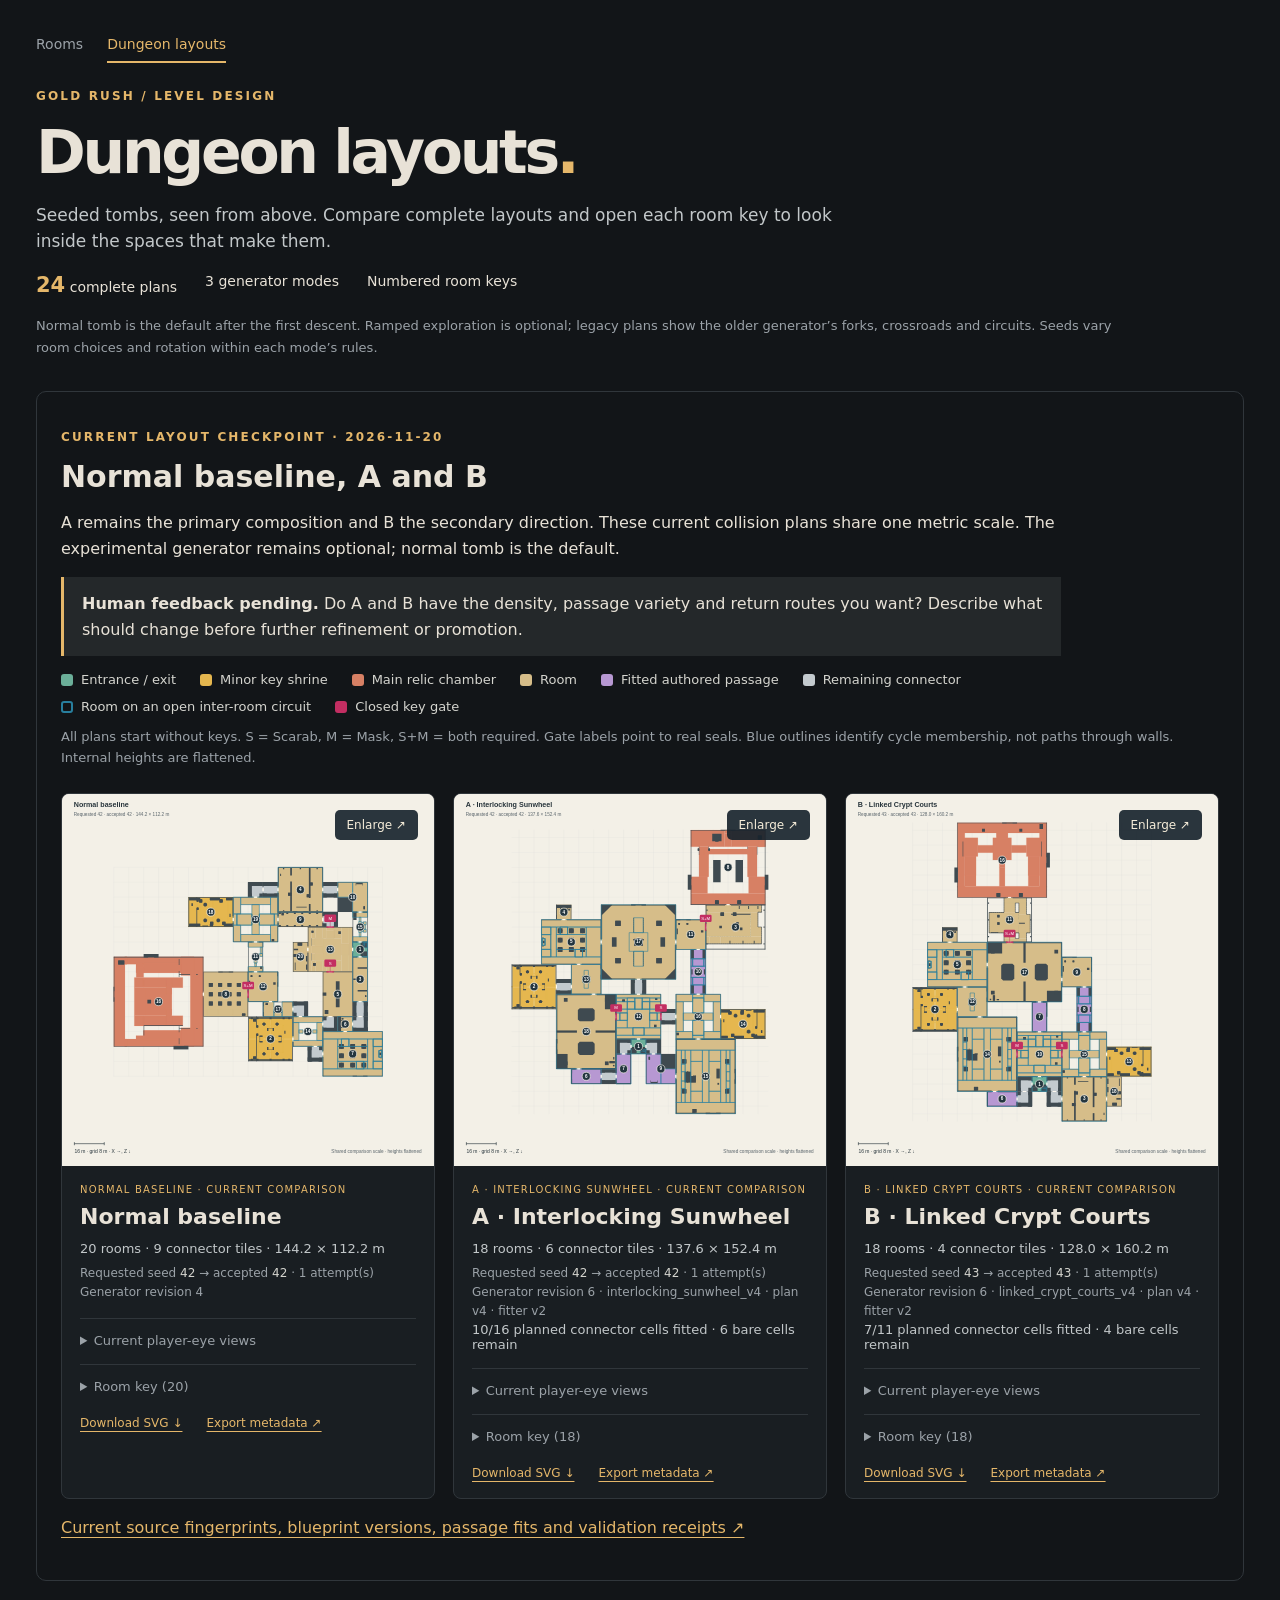
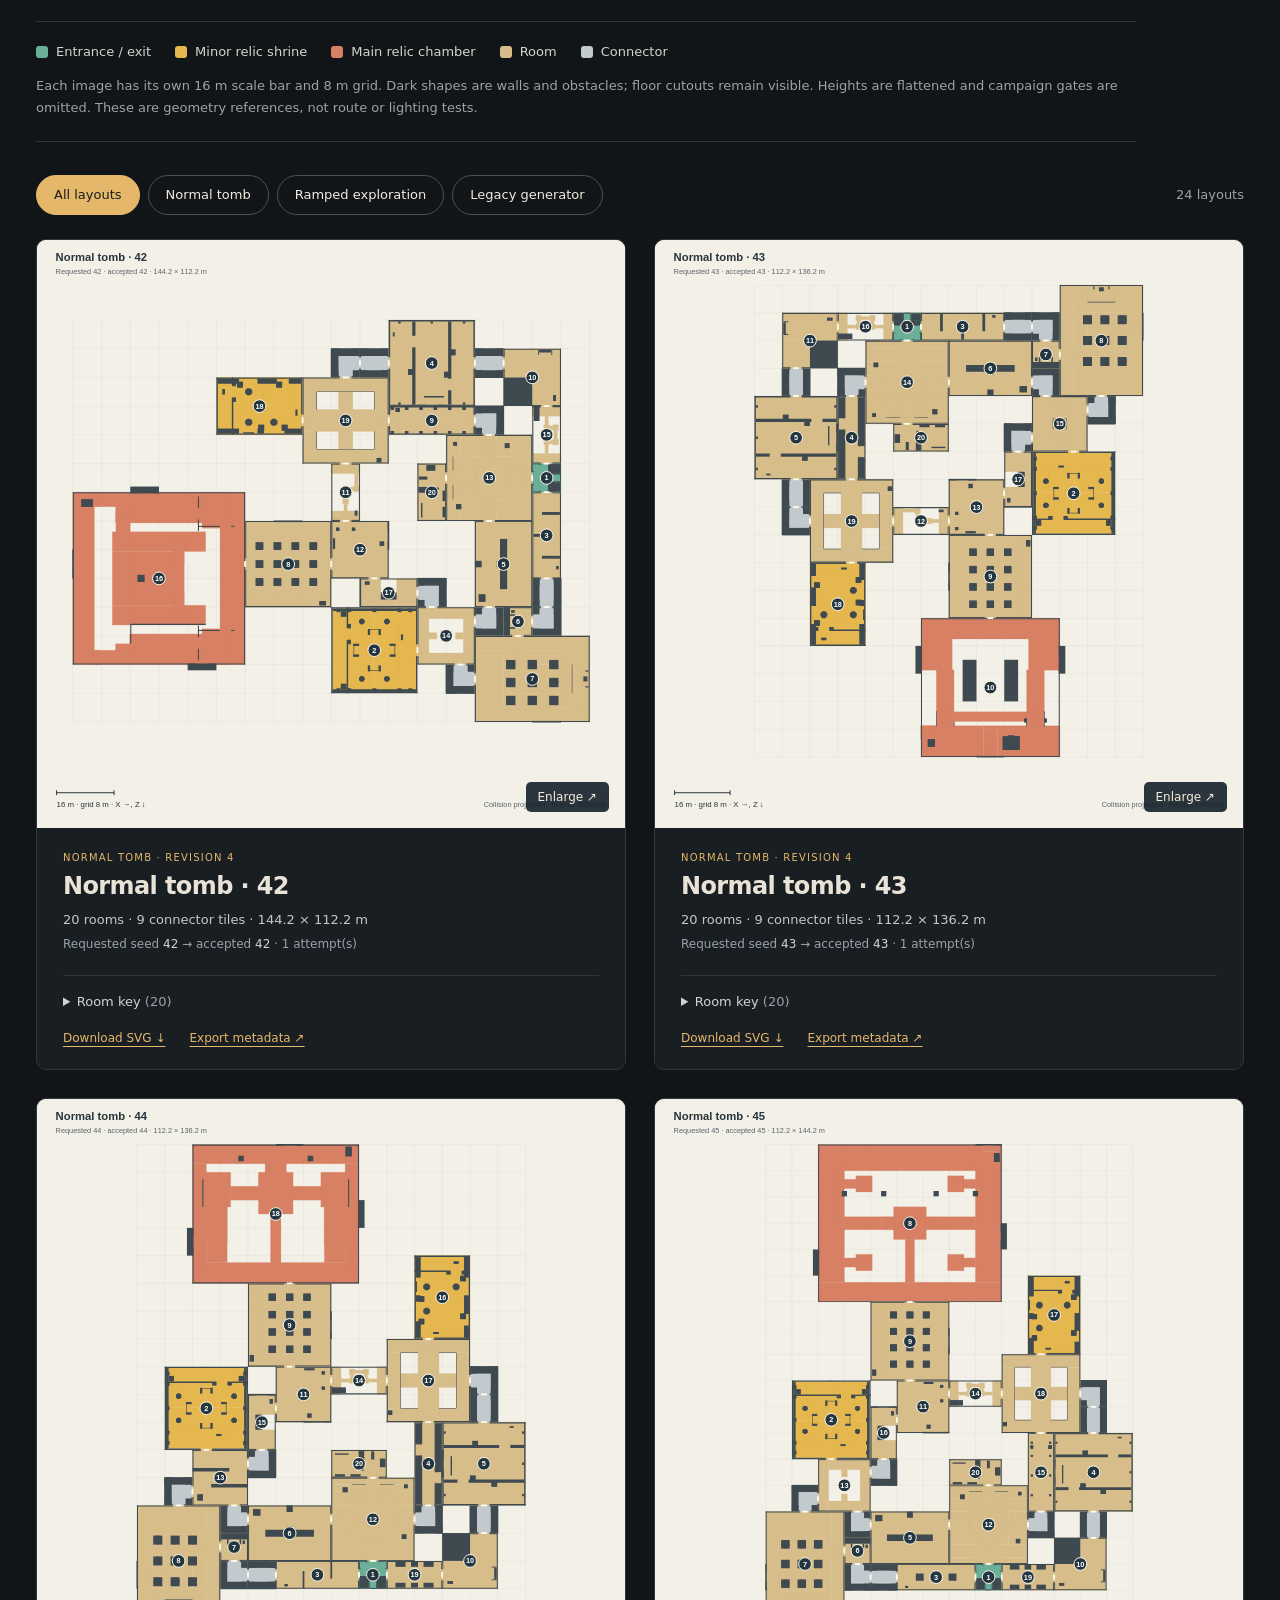
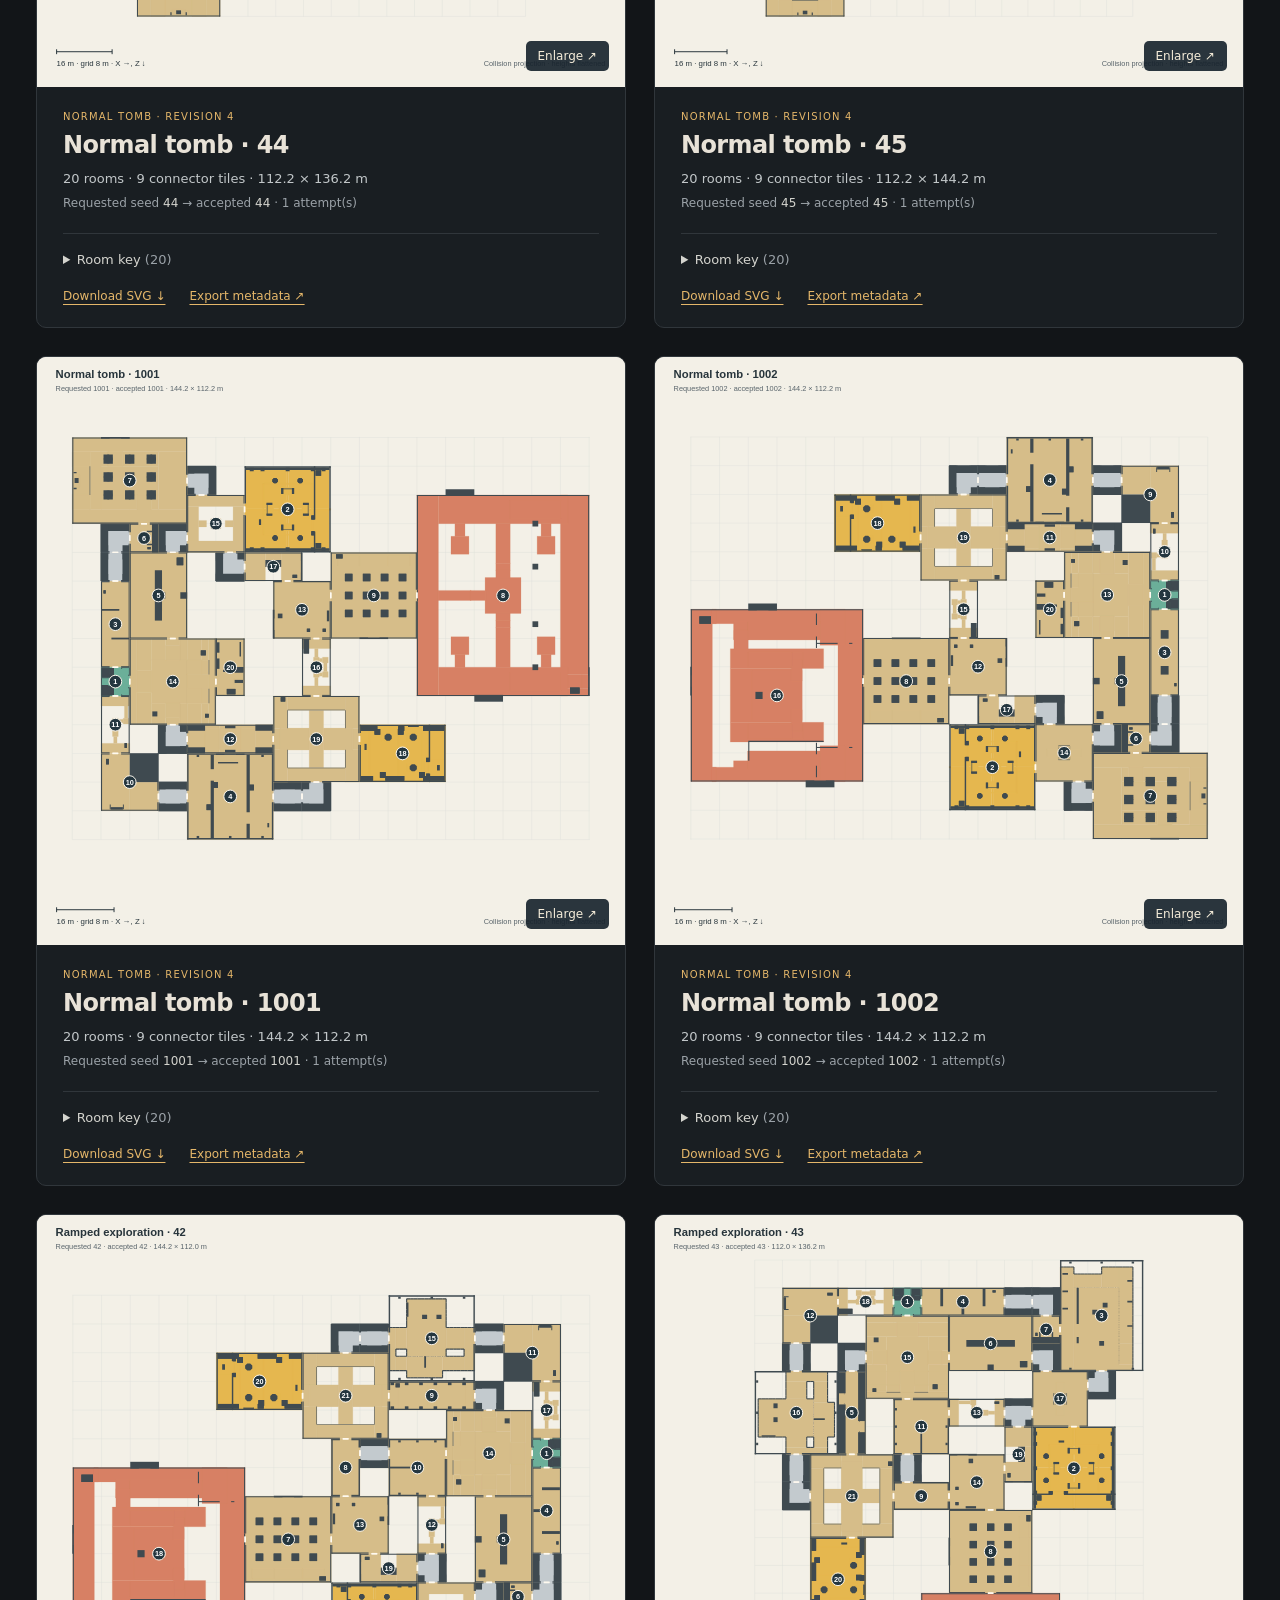
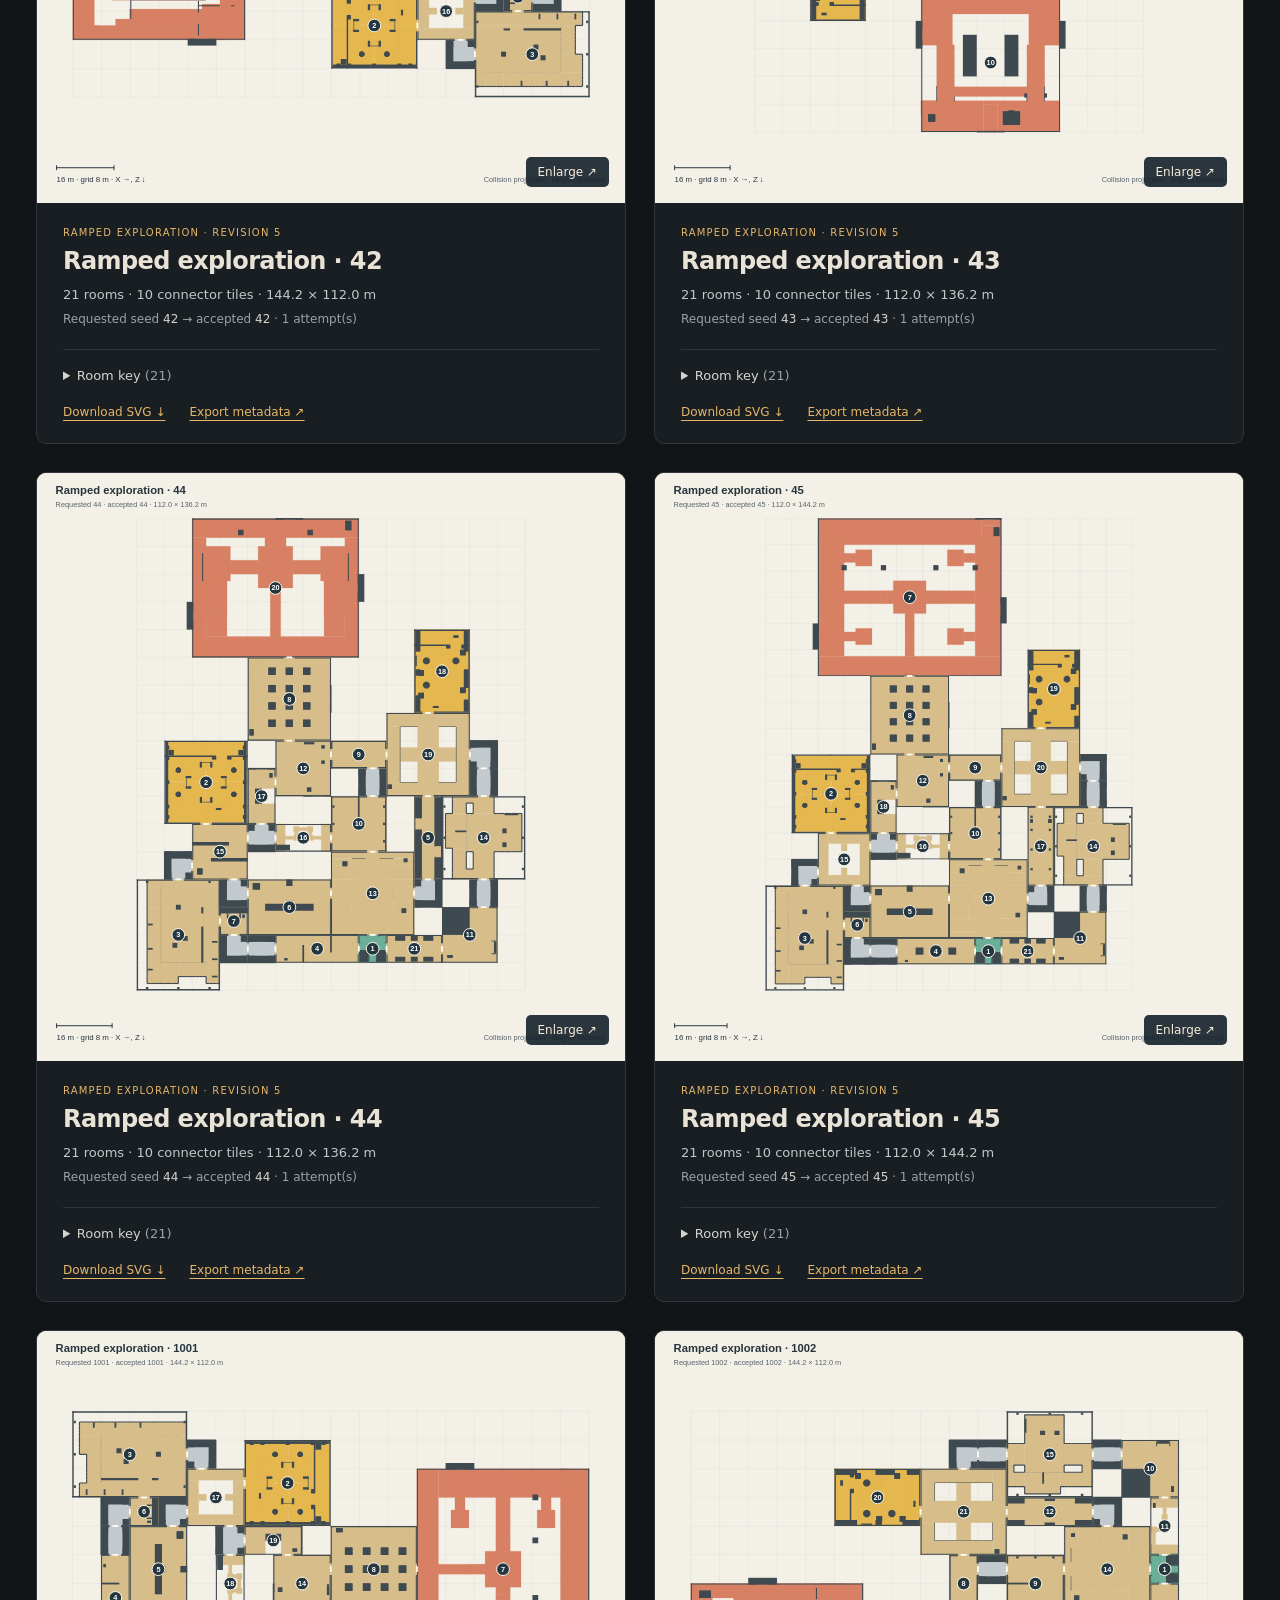
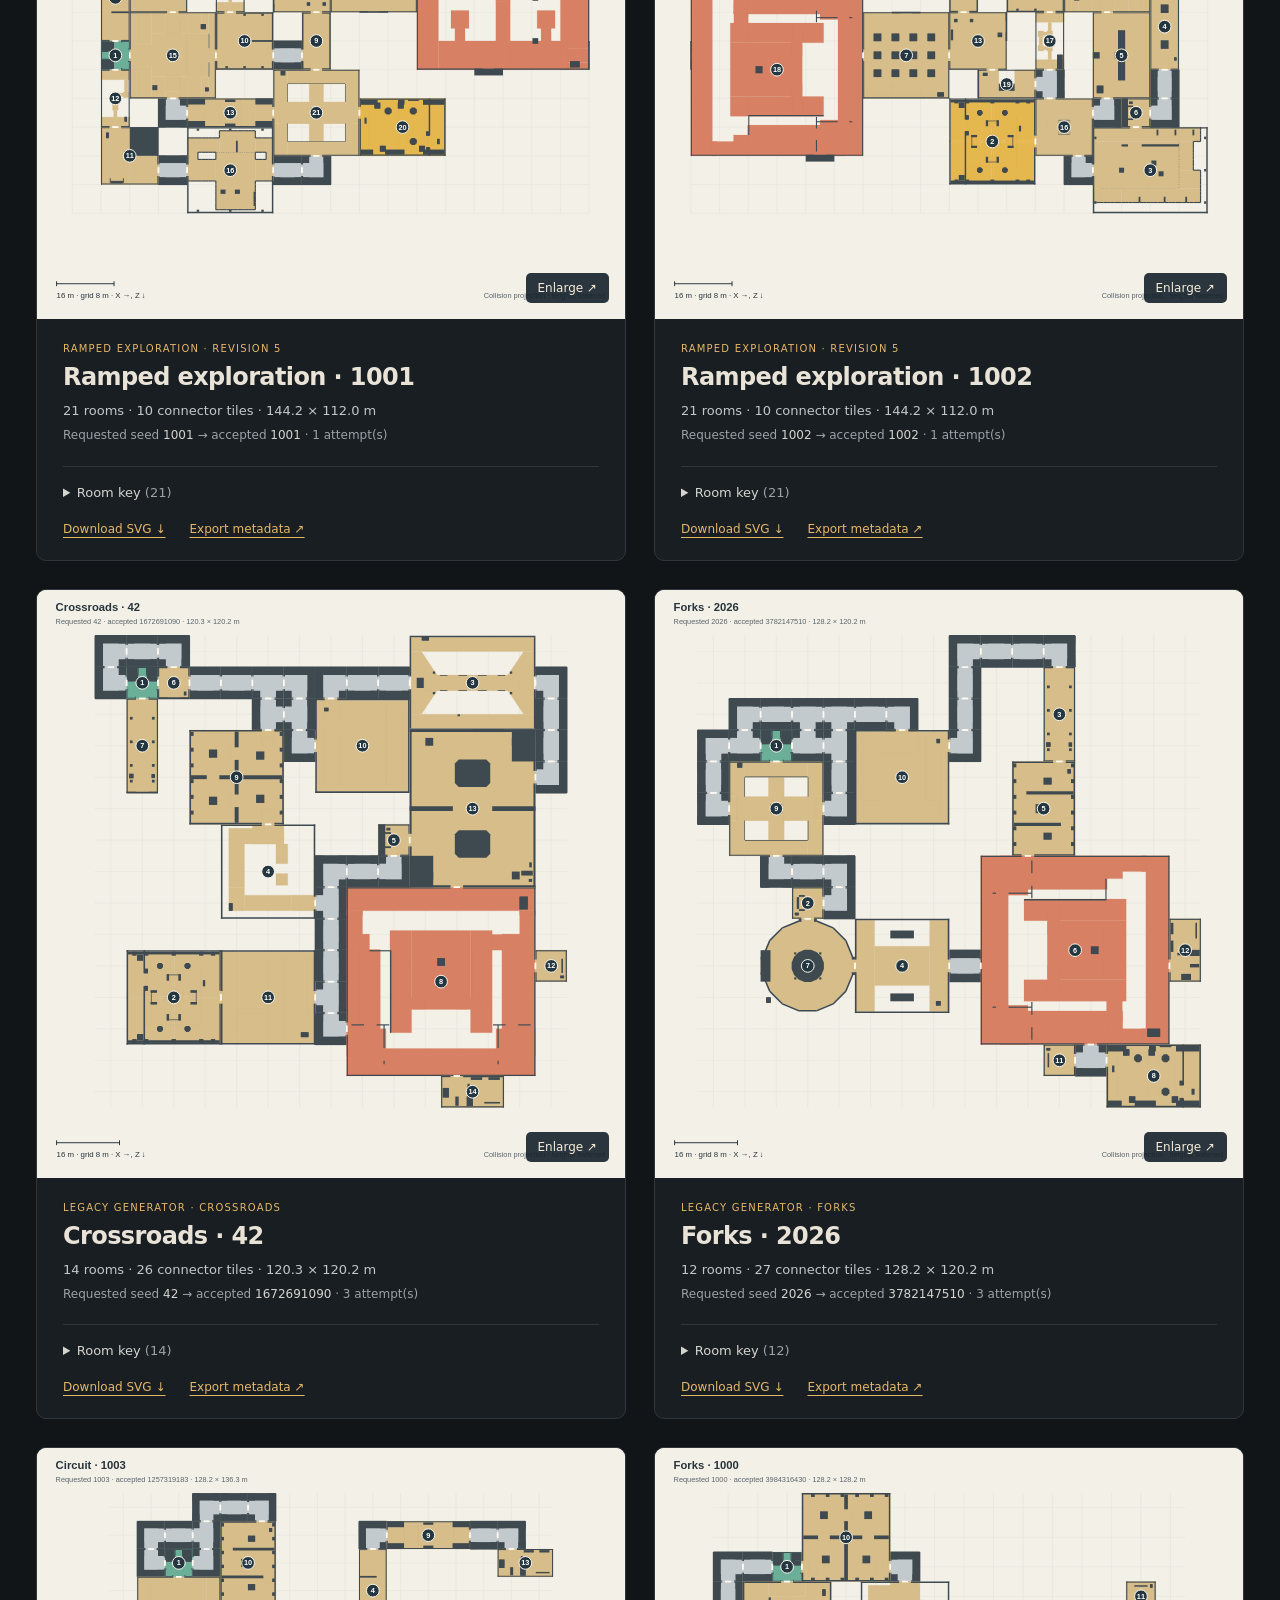
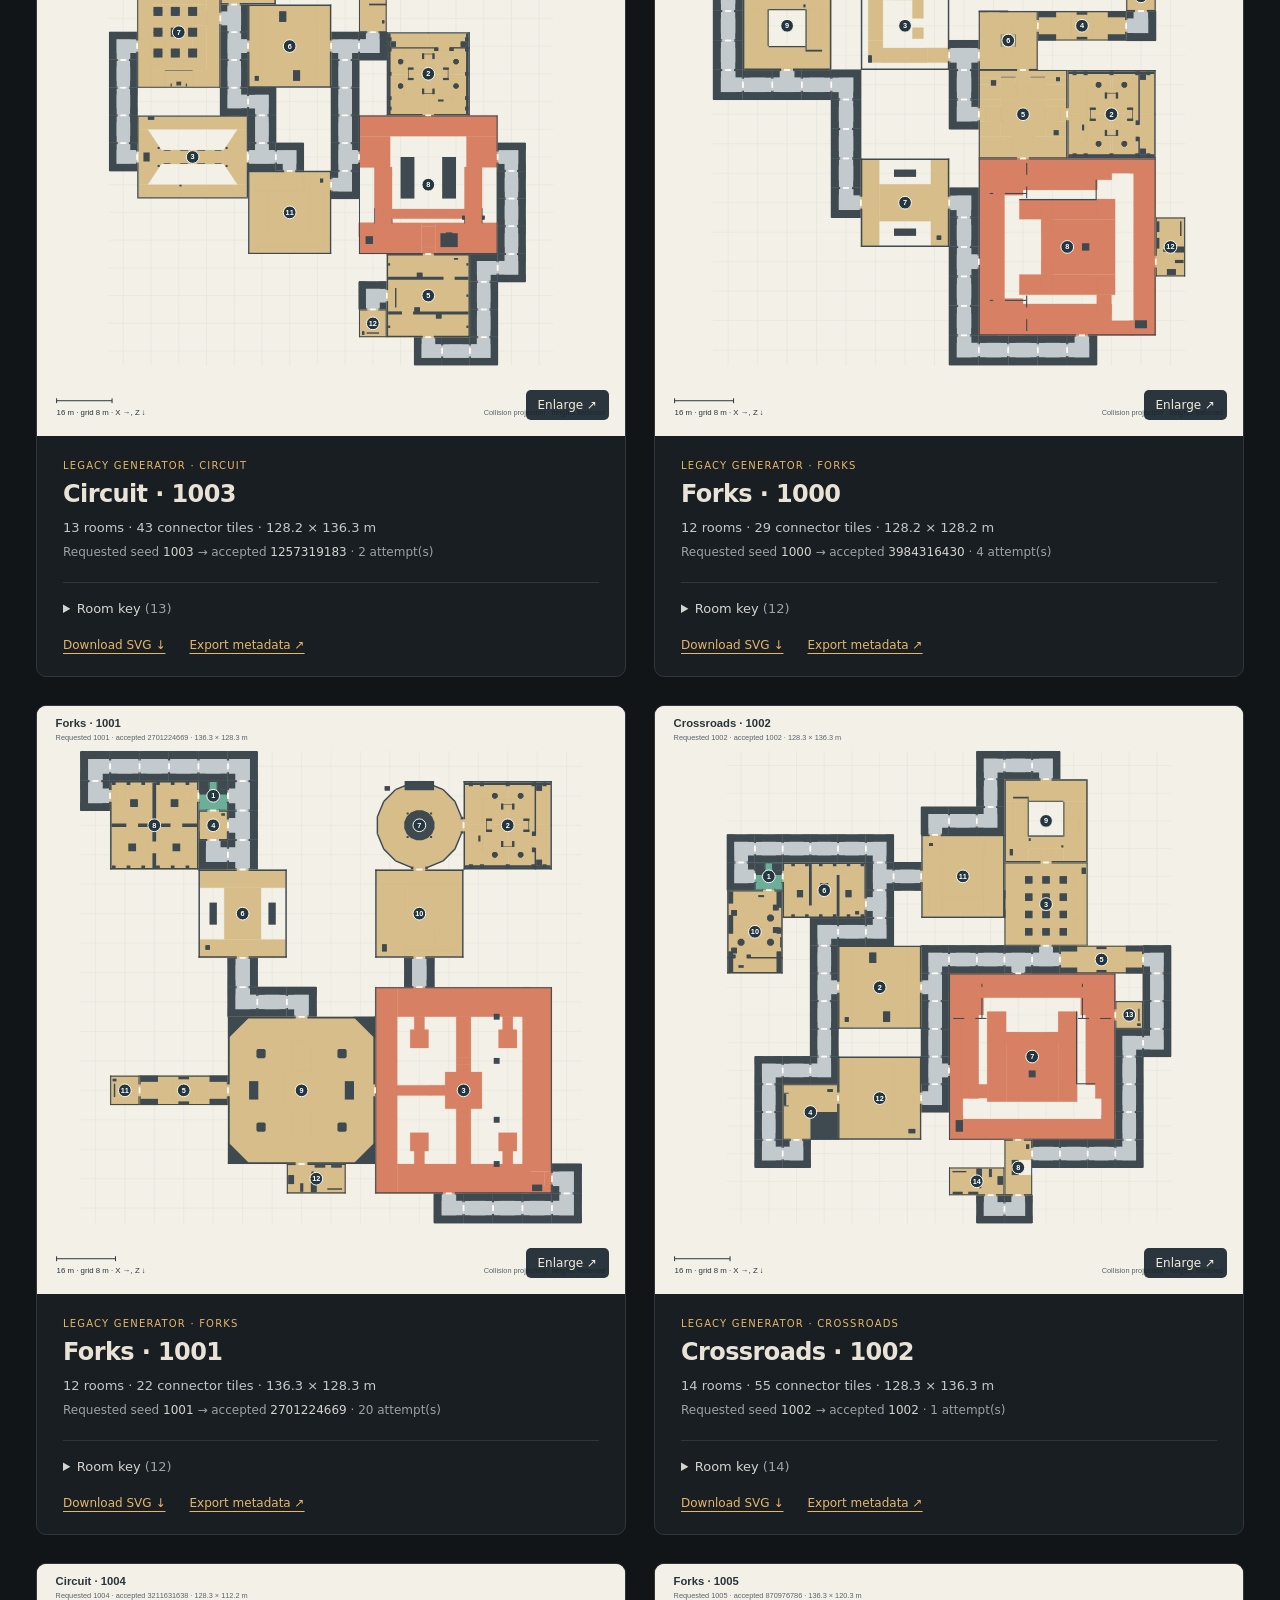
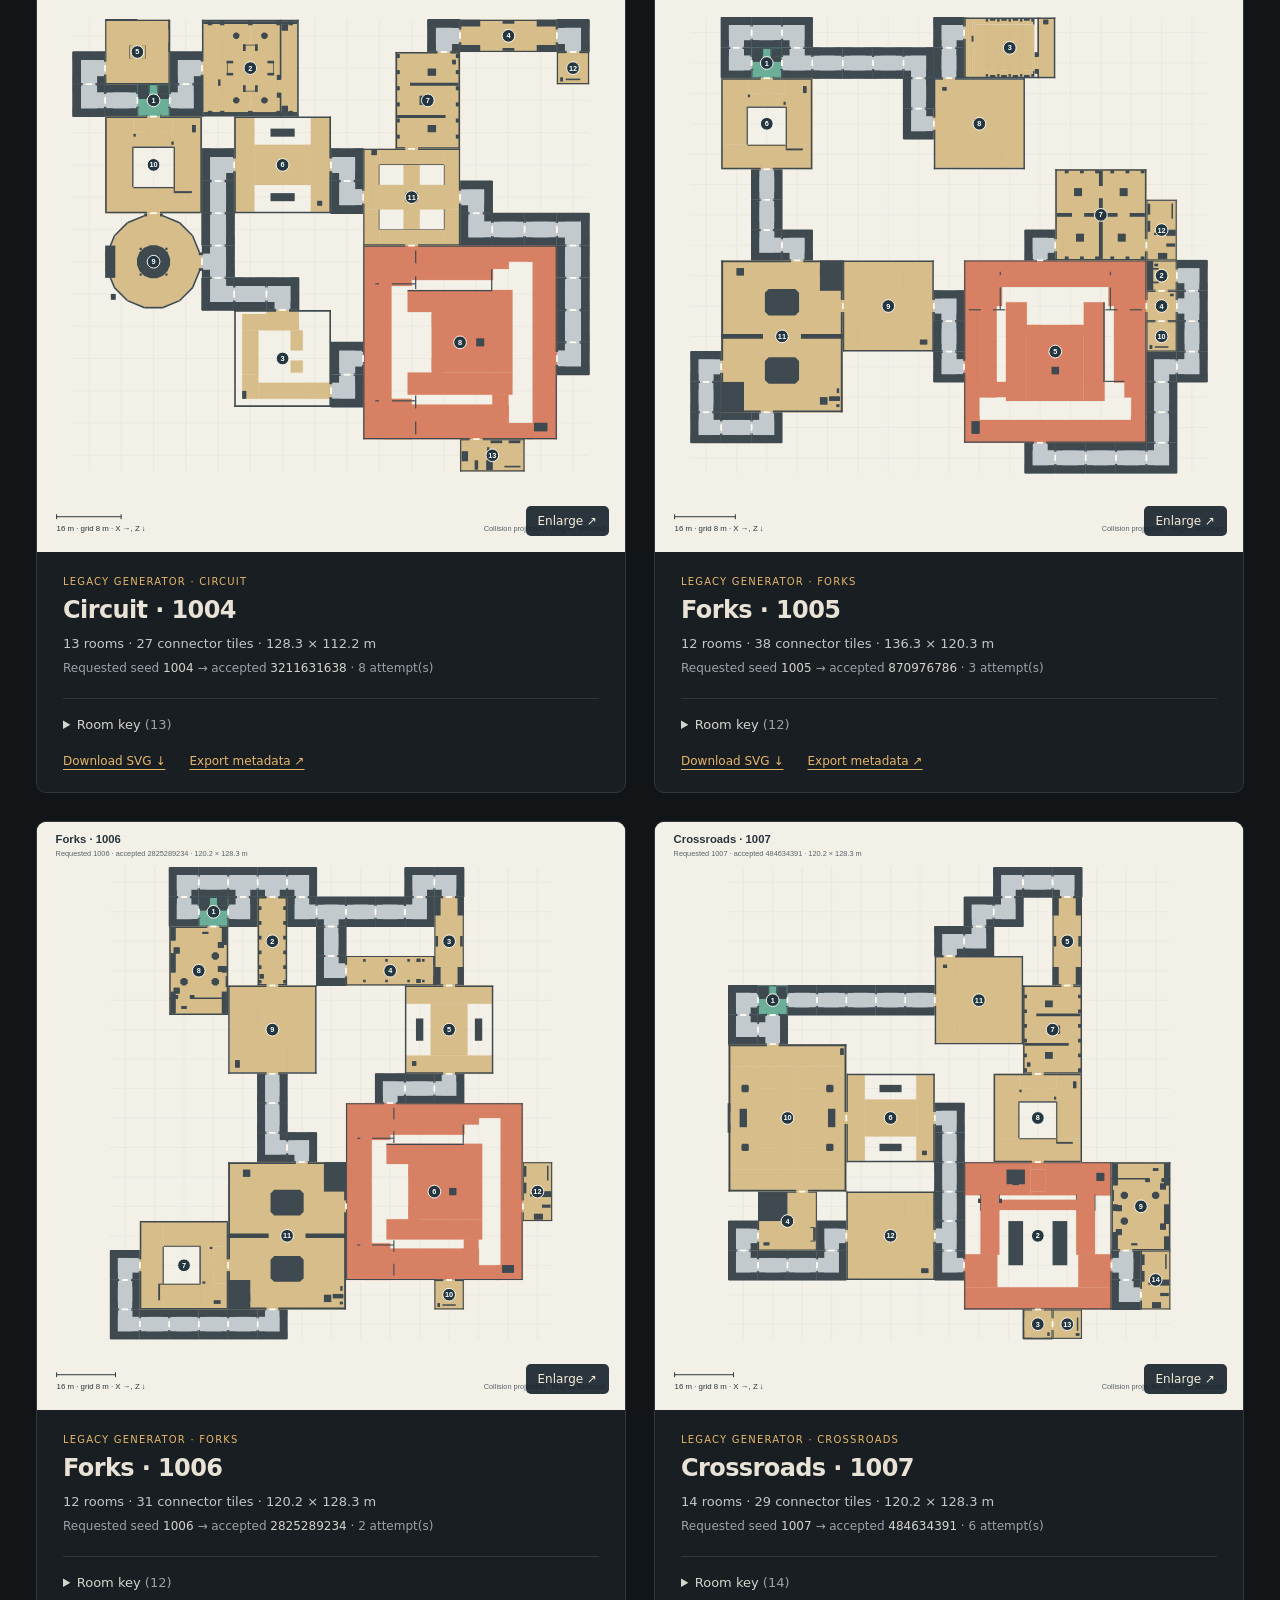
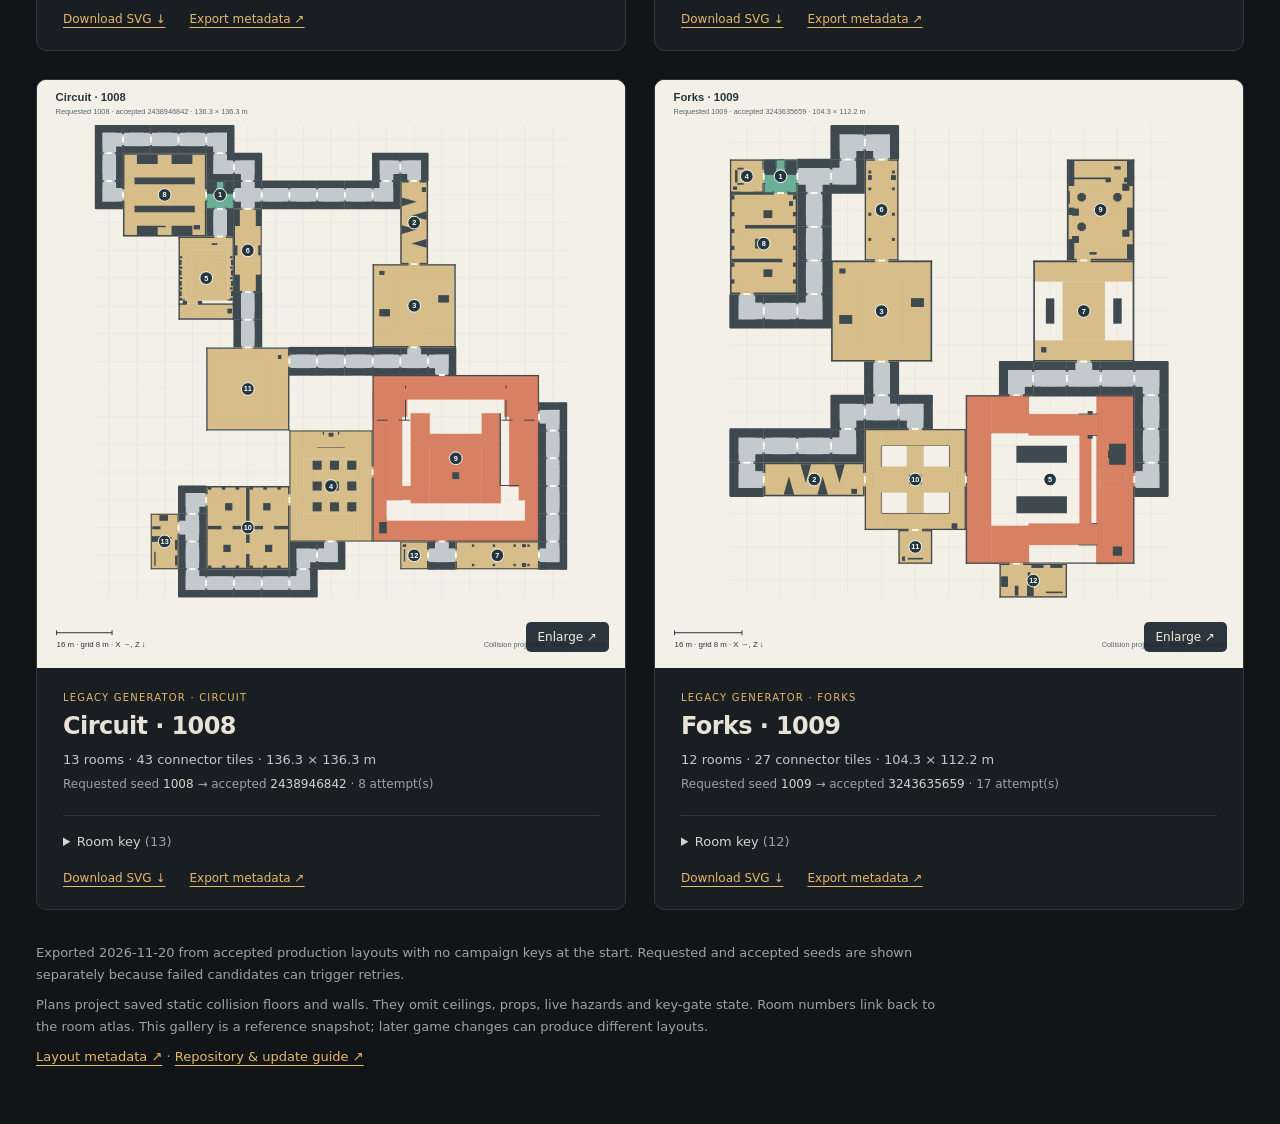
<file: site/layouts.html>
<!doctype html>
<html lang="en">
<head>
  <meta charset="utf-8">
  <meta name="viewport" content="width=device-width, initial-scale=1">
  <meta name="description" content="Seeded top-down dungeon plans for Gold Rush. Compare complete tomb layouts and browse the rooms used in each.">
  <meta name="color-scheme" content="dark">
  <title>Gold Rush · Dungeon layouts</title>
  <link rel="stylesheet" href="style.css">
  <link rel="stylesheet" href="layouts.css">
  <script src="layouts.js" defer></script>
</head>
<body>
<main>
  <nav class="atlas-nav" aria-label="Atlas"><a href="index.html">Rooms</a><a href="layouts.html" aria-current="page">Dungeon layouts</a></nav>
  <header>
    <div class="eyebrow">Gold Rush / Level design</div>
    <h1>Dungeon layouts<span class="accent">.</span></h1>
    <p class="intro">Seeded tombs, seen from above. Compare complete layouts and open each room key to look inside the spaces that make them.</p>
    <div class="stats"><span><strong>24</strong> complete plans</span><span>3 generator modes</span><span>Numbered room keys</span></div>
    <p class="note">Normal tomb is the default after the first descent. Ramped exploration is optional;
      legacy plans show the older generator’s forks, crossroads and circuits. Seeds vary room choices and rotation within each mode’s rules.</p>
  </header>
  <section class="current-review" id="sprawling-review" aria-labelledby="review-title">
  <div class="review-heading"><p class="eyebrow">Current layout checkpoint · 2026-11-20</p>
  <h2 id="review-title">Normal baseline, A and B</h2>
  <p>A remains the primary composition and B the secondary direction. These current collision plans share one metric scale.
  The experimental generator remains optional; normal tomb is the default.</p>
  <p class="review-question"><strong>Human feedback pending.</strong> Do A and B have the density, passage variety and return routes you want?
  Describe what should change before further refinement or promotion.</p></div>
  <div class="legend"><span><i class="swatch entrance"></i>Entrance / exit</span><span><i class="swatch shrine"></i>Minor key shrine</span>
  <span><i class="swatch relic"></i>Main relic chamber</span><span><i class="swatch room"></i>Room</span>
  <span><i class="swatch fit"></i>Fitted authored passage</span><span><i class="swatch corridor"></i>Remaining connector</span>
  <span><i class="swatch loop"></i>Room on an open inter-room circuit</span><span><i class="swatch closed"></i>Closed key gate</span></div>
  <p class="note">All plans start without keys. S = Scarab, M = Mask, S+M = both required. Gate labels point to real seals.
  Blue outlines identify cycle membership, not paths through walls. Internal heights are flattened.</p>
  <div class="review-grid"><article class="review-card" id="review-normal_42" data-mode="cyclic_two_key">
  <a class="layout-shot" href="images/layouts/review-normal_42.svg" data-title="Normal baseline" aria-label="Enlarge Normal baseline">
    <img src="images/layouts/review-normal_42.svg" width="1200" height="1200" loading="lazy" alt="Normal baseline: top-down collision plan with numbered rooms">
    <span class="enlarge">Enlarge ↗</span>
  </a>
  <div class="layout-body"><p class="layout-type">Normal baseline · Current comparison</p>
    <h2><a href="#review-normal_42">Normal baseline</a></h2>
    <p class="layout-summary">20 rooms · 9 connector tiles · 144.2 × 112.2 m</p>
    <p class="seed">Requested seed <b>42</b> → accepted <b>42</b> · 1 attempt(s)</p>
<p class="seed">Generator revision 4</p><details class="player-views"><summary>Current player-eye views</summary><figure><a href="images/layout-review/normal42_normal_hub_full.webp" target="_blank" rel="noopener"><img loading="lazy" src="images/layout-review/normal42_normal_hub_full.webp" alt="normal hub · 100 fuel · inventory 0"></a><figcaption>normal hub · 100 fuel · inventory 0</figcaption></figure><figure><a href="images/layout-review/normal42_normal_hub_low.webp" target="_blank" rel="noopener"><img loading="lazy" src="images/layout-review/normal42_normal_hub_low.webp" alt="normal hub · 8 fuel · inventory 0"></a><figcaption>normal hub · 8 fuel · inventory 0</figcaption></figure><p class="note">Scripted camera review; fuel and permissions are staged. See provenance for the capture limits.</p></details>
    <details><summary>Room key <span>(20)</span></summary><ol class="room-key"><li><span>01</span><a href="index.html#spawn_room">Spawn Room</a><small>Entrance / exit</small></li><li><span>02</span><a href="index.html#anubis_trial">Anubis Trial</a><small>Minor relic shrine</small></li><li><span>03</span><a href="index.html#canopic_passage_chicane">Canopic Passage Chicane</a><small></small></li><li><span>04</span><a href="index.html#dart_court_v2">Dart Court V2</a><small></small></li><li><span>05</span><a href="index.html#dual_route_gallery">Dual Route Gallery</a><small></small></li><li><span>06</span><a href="index.html#fuel_shrine">Fuel Shrine</a><small></small></li><li><span>07</span><a href="index.html#grand_hypostyle_hall">Grand Hypostyle Hall</a><small></small></li><li><span>08</span><a href="index.html#hypostyle_hall">Hypostyle Hall</a><small></small></li><li><span>09</span><a href="index.html#jackal_measure">Jackal Measure</a><small></small></li><li><span>10</span><a href="index.html#l_shaped_passage">L Shaped Passage</a><small></small></li><li><span>11</span><a href="index.html#pit_ledge_room">Pit Ledge Room</a><small></small></li><li><span>12</span><a href="index.html#obelisk_junction">Obelisk Junction</a><small></small></li><li><span>13</span><a href="index.html#obelisk_terrace">Obelisk Terrace</a><small></small></li><li><span>14</span><a href="index.html#pillar_hall_ring">Scarab Chasm</a><small></small></li><li><span>15</span><a href="index.html#pit_planks_room">Pit Planks Room</a><small></small></li><li><span>16</span><a href="index.html#skyless_ziggurat">Skyless Ziggurat</a><small>Main relic chamber</small></li><li><span>17</span><a href="index.html#split_room">Split Room</a><small></small></li><li><span>18</span><a href="index.html#sun_shadow">Sun Shadow</a><small>Minor relic shrine</small></li><li><span>19</span><a href="index.html#sunken_shrine">Sunken Shrine</a><small></small></li><li><span>20</span><a href="index.html#vault_room">Vault Room</a><small></small></li></ol></details>
    <div class="layout-links"><a href="images/layouts/review-normal_42.svg" download>Download SVG ↓</a><a href="layouts.json">Export metadata ↗</a></div>
  </div>
</article>
<article class="review-card" id="review-sprawling_42" data-mode="sprawling_two_key">
  <a class="layout-shot" href="images/layouts/review-sprawling_42.svg" data-title="A · Interlocking Sunwheel" aria-label="Enlarge A · Interlocking Sunwheel">
    <img src="images/layouts/review-sprawling_42.svg" width="1200" height="1200" loading="lazy" alt="A · Interlocking Sunwheel: top-down collision plan with numbered rooms">
    <span class="enlarge">Enlarge ↗</span>
  </a>
  <div class="layout-body"><p class="layout-type">A · Interlocking Sunwheel · Current comparison</p>
    <h2><a href="#review-sprawling_42">A · Interlocking Sunwheel</a></h2>
    <p class="layout-summary">18 rooms · 6 connector tiles · 137.6 × 152.4 m</p>
    <p class="seed">Requested seed <b>42</b> → accepted <b>42</b> · 1 attempt(s)</p>
<p class="seed">Generator revision 6 · interlocking_sunwheel_v4 · plan v4 · fitter v2</p><p class="layout-summary">10/16 planned connector cells fitted · 6 bare cells remain</p><details class="player-views"><summary>Current player-eye views</summary><figure><a href="images/layout-review/a42_landmark_full.webp" target="_blank" rel="noopener"><img loading="lazy" src="images/layout-review/a42_landmark_full.webp" alt="landmark · 100 fuel · inventory 0"></a><figcaption>landmark · 100 fuel · inventory 0</figcaption></figure><figure><a href="images/layout-review/a42_landmark_low.webp" target="_blank" rel="noopener"><img loading="lazy" src="images/layout-review/a42_landmark_low.webp" alt="landmark · 8 fuel · inventory 0"></a><figcaption>landmark · 8 fuel · inventory 0</figcaption></figure><figure><a href="images/layout-review/a42_passage_full.webp" target="_blank" rel="noopener"><img loading="lazy" src="images/layout-review/a42_passage_full.webp" alt="passage · 100 fuel · inventory 0"></a><figcaption>passage · 100 fuel · inventory 0</figcaption></figure><figure><a href="images/layout-review/a42_passage_low.webp" target="_blank" rel="noopener"><img loading="lazy" src="images/layout-review/a42_passage_low.webp" alt="passage · 8 fuel · inventory 0"></a><figcaption>passage · 8 fuel · inventory 0</figcaption></figure><figure><a href="images/layout-review/a42_seal_full.webp" target="_blank" rel="noopener"><img loading="lazy" src="images/layout-review/a42_seal_full.webp" alt="seal · 100 fuel · inventory 0"></a><figcaption>seal · 100 fuel · inventory 0</figcaption></figure><figure><a href="images/layout-review/a42_seal_low.webp" target="_blank" rel="noopener"><img loading="lazy" src="images/layout-review/a42_seal_low.webp" alt="seal · 8 fuel · inventory 0"></a><figcaption>seal · 8 fuel · inventory 0</figcaption></figure><figure><a href="images/layout-review/a42_final_full.webp" target="_blank" rel="noopener"><img loading="lazy" src="images/layout-review/a42_final_full.webp" alt="final · 100 fuel · inventory 3"></a><figcaption>final · 100 fuel · inventory 3</figcaption></figure><figure><a href="images/layout-review/a42_final_low.webp" target="_blank" rel="noopener"><img loading="lazy" src="images/layout-review/a42_final_low.webp" alt="final · 8 fuel · inventory 3"></a><figcaption>final · 8 fuel · inventory 3</figcaption></figure><p class="note">Scripted camera review; fuel and permissions are staged. See provenance for the capture limits.</p></details>
    <details><summary>Room key <span>(18)</span></summary><ol class="room-key"><li><span>01</span><a href="index.html#spawn_room">Spawn Room</a><small>Entrance / exit</small></li><li><span>02</span><a href="index.html#anubis_trial">Anubis Trial</a><small>Minor relic shrine</small></li><li><span>03</span><a href="index.html#burial_hall_complex_sprawling">Burial Hall Complex · Experimental</a><small></small></li><li><span>04</span><a href="index.html#fuel_shrine">Fuel Shrine</a><small></small></li><li><span>05</span><a href="index.html#grand_hypostyle_hall">Grand Hypostyle Hall</a><small></small></li><li><span>06</span><a href="index.html#inner_route_landing">Inner Route Landing</a><small>Fitted authored passage</small></li><li><span>07</span><a href="index.html#inner_route_landing">Inner Route Landing</a><small>Fitted authored passage</small></li><li><span>08</span><a href="index.html#jackals_jaw_sprawling">Jackals Jaw · Experimental</a><small>Main relic chamber</small></li><li><span>09</span><a href="index.html#l_shaped_passage">L Shaped Passage</a><small>Fitted authored passage</small></li><li><span>10</span><a href="index.html#long_gallery">Long Gallery</a><small>Fitted authored passage</small></li><li><span>11</span><a href="index.html#obelisk_junction">Obelisk Junction</a><small></small></li><li><span>12</span><a href="index.html#obelisk_terrace">Obelisk Terrace</a><small></small></li><li><span>13</span><a href="index.html#pillar_hall">Offering Court</a><small></small></li><li><span>14</span><a href="index.html#sun_shadow">Sun Shadow</a><small>Minor relic shrine</small></li><li><span>15</span><a href="index.html#sundered_processional_court_sprawling">Sundered Processional Court · Experimental</a><small></small></li><li><span>16</span><a href="index.html#sunken_shrine">Sunken Shrine</a><small></small></li><li><span>17</span><a href="index.html#sunwheel_arena_sprawling">Sunwheel Arena · Experimental</a><small></small></li><li><span>18</span><a href="index.html#twin_court_crypt">Twin Court Crypt</a><small></small></li></ol></details>
    <div class="layout-links"><a href="images/layouts/review-sprawling_42.svg" download>Download SVG ↓</a><a href="layouts.json">Export metadata ↗</a></div>
  </div>
</article>
<article class="review-card" id="review-sprawling_43" data-mode="sprawling_two_key">
  <a class="layout-shot" href="images/layouts/review-sprawling_43.svg" data-title="B · Linked Crypt Courts" aria-label="Enlarge B · Linked Crypt Courts">
    <img src="images/layouts/review-sprawling_43.svg" width="1200" height="1200" loading="lazy" alt="B · Linked Crypt Courts: top-down collision plan with numbered rooms">
    <span class="enlarge">Enlarge ↗</span>
  </a>
  <div class="layout-body"><p class="layout-type">B · Linked Crypt Courts · Current comparison</p>
    <h2><a href="#review-sprawling_43">B · Linked Crypt Courts</a></h2>
    <p class="layout-summary">18 rooms · 4 connector tiles · 128.0 × 160.2 m</p>
    <p class="seed">Requested seed <b>43</b> → accepted <b>43</b> · 1 attempt(s)</p>
<p class="seed">Generator revision 6 · linked_crypt_courts_v4 · plan v4 · fitter v2</p><p class="layout-summary">7/11 planned connector cells fitted · 4 bare cells remain</p><details class="player-views"><summary>Current player-eye views</summary><figure><a href="images/layout-review/b43_landmark_full.webp" target="_blank" rel="noopener"><img loading="lazy" src="images/layout-review/b43_landmark_full.webp" alt="landmark · 100 fuel · inventory 0"></a><figcaption>landmark · 100 fuel · inventory 0</figcaption></figure><figure><a href="images/layout-review/b43_landmark_low.webp" target="_blank" rel="noopener"><img loading="lazy" src="images/layout-review/b43_landmark_low.webp" alt="landmark · 8 fuel · inventory 0"></a><figcaption>landmark · 8 fuel · inventory 0</figcaption></figure><figure><a href="images/layout-review/b43_passage_full.webp" target="_blank" rel="noopener"><img loading="lazy" src="images/layout-review/b43_passage_full.webp" alt="passage · 100 fuel · inventory 0"></a><figcaption>passage · 100 fuel · inventory 0</figcaption></figure><figure><a href="images/layout-review/b43_passage_low.webp" target="_blank" rel="noopener"><img loading="lazy" src="images/layout-review/b43_passage_low.webp" alt="passage · 8 fuel · inventory 0"></a><figcaption>passage · 8 fuel · inventory 0</figcaption></figure><figure><a href="images/layout-review/b43_seal_full.webp" target="_blank" rel="noopener"><img loading="lazy" src="images/layout-review/b43_seal_full.webp" alt="seal · 100 fuel · inventory 0"></a><figcaption>seal · 100 fuel · inventory 0</figcaption></figure><figure><a href="images/layout-review/b43_seal_low.webp" target="_blank" rel="noopener"><img loading="lazy" src="images/layout-review/b43_seal_low.webp" alt="seal · 8 fuel · inventory 0"></a><figcaption>seal · 8 fuel · inventory 0</figcaption></figure><figure><a href="images/layout-review/b43_final_full.webp" target="_blank" rel="noopener"><img loading="lazy" src="images/layout-review/b43_final_full.webp" alt="final · 100 fuel · inventory 3"></a><figcaption>final · 100 fuel · inventory 3</figcaption></figure><figure><a href="images/layout-review/b43_final_low.webp" target="_blank" rel="noopener"><img loading="lazy" src="images/layout-review/b43_final_low.webp" alt="final · 8 fuel · inventory 3"></a><figcaption>final · 8 fuel · inventory 3</figcaption></figure><p class="note">Scripted camera review; fuel and permissions are staged. See provenance for the capture limits.</p></details>
    <details><summary>Room key <span>(18)</span></summary><ol class="room-key"><li><span>01</span><a href="index.html#spawn_room">Spawn Room</a><small>Entrance / exit</small></li><li><span>02</span><a href="index.html#anubis_trial">Anubis Trial</a><small>Minor relic shrine</small></li><li><span>03</span><a href="index.html#dart_court_v2">Dart Court V2</a><small></small></li><li><span>04</span><a href="index.html#fuel_shrine">Fuel Shrine</a><small></small></li><li><span>05</span><a href="index.html#grand_hypostyle_hall">Grand Hypostyle Hall</a><small></small></li><li><span>06</span><a href="index.html#inner_route_landing">Inner Route Landing</a><small>Fitted authored passage</small></li><li><span>07</span><a href="index.html#inner_route_landing">Inner Route Landing</a><small>Fitted authored passage</small></li><li><span>08</span><a href="index.html#long_gallery">Long Gallery</a><small>Fitted authored passage</small></li><li><span>09</span><a href="index.html#obelisk_junction">Obelisk Junction</a><small></small></li><li><span>10</span><a href="index.html#obelisk_terrace">Obelisk Terrace</a><small></small></li><li><span>11</span><a href="index.html#offset_terrace_complex_sprawling">Offset Terrace Complex · Experimental</a><small></small></li><li><span>12</span><a href="index.html#pillar_hall">Offering Court</a><small></small></li><li><span>13</span><a href="index.html#sun_shadow">Sun Shadow</a><small>Minor relic shrine</small></li><li><span>14</span><a href="index.html#sundered_processional_court_sprawling">Sundered Processional Court · Experimental</a><small></small></li><li><span>15</span><a href="index.html#sunken_shrine">Sunken Shrine</a><small></small></li><li><span>16</span><a href="index.html#sunken_sun_sprawling">Sunken Sun · Experimental</a><small>Main relic chamber</small></li><li><span>17</span><a href="index.html#twin_court_crypt">Twin Court Crypt</a><small></small></li><li><span>18</span><a href="index.html#vault_room">Vault Room</a><small></small></li></ol></details>
    <div class="layout-links"><a href="images/layouts/review-sprawling_43.svg" download>Download SVG ↓</a><a href="layouts.json">Export metadata ↗</a></div>
  </div>
</article></div>
  <p><a href="layouts.json">Current source fingerprints, blueprint versions, passage fits and validation receipts ↗</a></p>
</section>
  <section class="plan-guide" aria-label="How to read the plans">
    <div class="legend"><span><i class="swatch entrance"></i>Entrance / exit</span><span><i class="swatch shrine"></i>Minor relic shrine</span><span><i class="swatch relic"></i>Main relic chamber</span><span><i class="swatch room"></i>Room</span><span><i class="swatch corridor"></i>Connector</span></div>
    <p class="note">Each image has its own 16 m scale bar and 8 m grid. Dark shapes are walls and obstacles; floor cutouts remain visible.
      Heights are flattened and campaign gates are omitted. These are geometry references, not route or lighting tests.</p>
  </section>
  <div class="layout-toolbar">
    <div class="mode-filters" role="group" aria-label="Filter dungeon layouts">
      <button type="button" data-filter="all" aria-pressed="true">All layouts</button>
      <button type="button" data-filter="cyclic_two_key" aria-pressed="false">Normal tomb</button>
      <button type="button" data-filter="exploration_two_key" aria-pressed="false">Ramped exploration</button>
      <button type="button" data-filter="legacy" aria-pressed="false">Legacy generator</button>
    </div>
    <p id="layout-count" role="status" aria-live="polite">24 layouts</p>
  </div>
  <div class="layout-grid"><article class="layout-card" id="cyclic_two_key-42" data-mode="cyclic_two_key">
  <a class="layout-shot" href="images/layouts/cyclic_two_key-42.svg" data-title="Normal tomb · 42" aria-label="Enlarge Normal tomb · 42">
    <img src="images/layouts/cyclic_two_key-42.svg" width="1200" height="1200" loading="lazy" alt="Normal tomb · 42: top-down collision plan with numbered rooms">
    <span class="enlarge">Enlarge ↗</span>
  </a>
  <div class="layout-body"><p class="layout-type">Normal tomb · Revision 4</p>
    <h2><a href="#cyclic_two_key-42">Normal tomb · 42</a></h2>
    <p class="layout-summary">20 rooms · 9 connector tiles · 144.2 × 112.2 m</p>
    <p class="seed">Requested seed <b>42</b> → accepted <b>42</b> · 1 attempt(s)</p>

    <details><summary>Room key <span>(20)</span></summary><ol class="room-key"><li><span>01</span><a href="index.html#spawn_room">Spawn Room</a><small>Entrance / exit</small></li><li><span>02</span><a href="index.html#anubis_trial">Anubis Trial</a><small>Minor relic shrine</small></li><li><span>03</span><a href="index.html#canopic_passage_chicane">Canopic Passage Chicane</a><small></small></li><li><span>04</span><a href="index.html#dart_court_v2">Dart Court V2</a><small></small></li><li><span>05</span><a href="index.html#dual_route_gallery">Dual Route Gallery</a><small></small></li><li><span>06</span><a href="index.html#fuel_shrine">Fuel Shrine</a><small></small></li><li><span>07</span><a href="index.html#grand_hypostyle_hall">Grand Hypostyle Hall</a><small></small></li><li><span>08</span><a href="index.html#hypostyle_hall">Hypostyle Hall</a><small></small></li><li><span>09</span><a href="index.html#jackal_measure">Jackal Measure</a><small></small></li><li><span>10</span><a href="index.html#l_shaped_passage">L Shaped Passage</a><small></small></li><li><span>11</span><a href="index.html#pit_ledge_room">Pit Ledge Room</a><small></small></li><li><span>12</span><a href="index.html#obelisk_junction">Obelisk Junction</a><small></small></li><li><span>13</span><a href="index.html#obelisk_terrace">Obelisk Terrace</a><small></small></li><li><span>14</span><a href="index.html#pillar_hall_ring">Scarab Chasm</a><small></small></li><li><span>15</span><a href="index.html#pit_planks_room">Pit Planks Room</a><small></small></li><li><span>16</span><a href="index.html#skyless_ziggurat">Skyless Ziggurat</a><small>Main relic chamber</small></li><li><span>17</span><a href="index.html#split_room">Split Room</a><small></small></li><li><span>18</span><a href="index.html#sun_shadow">Sun Shadow</a><small>Minor relic shrine</small></li><li><span>19</span><a href="index.html#sunken_shrine">Sunken Shrine</a><small></small></li><li><span>20</span><a href="index.html#vault_room">Vault Room</a><small></small></li></ol></details>
    <div class="layout-links"><a href="images/layouts/cyclic_two_key-42.svg" download>Download SVG ↓</a><a href="layouts.json">Export metadata ↗</a></div>
  </div>
</article>
<article class="layout-card" id="cyclic_two_key-43" data-mode="cyclic_two_key">
  <a class="layout-shot" href="images/layouts/cyclic_two_key-43.svg" data-title="Normal tomb · 43" aria-label="Enlarge Normal tomb · 43">
    <img src="images/layouts/cyclic_two_key-43.svg" width="1200" height="1200" loading="lazy" alt="Normal tomb · 43: top-down collision plan with numbered rooms">
    <span class="enlarge">Enlarge ↗</span>
  </a>
  <div class="layout-body"><p class="layout-type">Normal tomb · Revision 4</p>
    <h2><a href="#cyclic_two_key-43">Normal tomb · 43</a></h2>
    <p class="layout-summary">20 rooms · 9 connector tiles · 112.2 × 136.2 m</p>
    <p class="seed">Requested seed <b>43</b> → accepted <b>43</b> · 1 attempt(s)</p>

    <details><summary>Room key <span>(20)</span></summary><ol class="room-key"><li><span>01</span><a href="index.html#spawn_room">Spawn Room</a><small>Entrance / exit</small></li><li><span>02</span><a href="index.html#anubis_trial">Anubis Trial</a><small>Minor relic shrine</small></li><li><span>03</span><a href="index.html#canopic_passage_chicane">Canopic Passage Chicane</a><small></small></li><li><span>04</span><a href="index.html#collapse_passage">Collapse Passage</a><small></small></li><li><span>05</span><a href="index.html#dart_court_v2">Dart Court V2</a><small></small></li><li><span>06</span><a href="index.html#dual_route_gallery">Dual Route Gallery</a><small></small></li><li><span>07</span><a href="index.html#fuel_shrine">Fuel Shrine</a><small></small></li><li><span>08</span><a href="index.html#grand_hypostyle_hall">Grand Hypostyle Hall</a><small></small></li><li><span>09</span><a href="index.html#hypostyle_hall">Hypostyle Hall</a><small></small></li><li><span>10</span><a href="index.html#jackals_jaw">Jackals Jaw</a><small>Main relic chamber</small></li><li><span>11</span><a href="index.html#l_shaped_passage">L Shaped Passage</a><small></small></li><li><span>12</span><a href="index.html#pit_ledge_room">Pit Ledge Room</a><small></small></li><li><span>13</span><a href="index.html#obelisk_junction">Obelisk Junction</a><small></small></li><li><span>14</span><a href="index.html#obelisk_terrace">Obelisk Terrace</a><small></small></li><li><span>15</span><a href="index.html#pillar_hall">Offering Court</a><small></small></li><li><span>16</span><a href="index.html#pit_planks_room">Pit Planks Room</a><small></small></li><li><span>17</span><a href="index.html#split_room">Split Room</a><small></small></li><li><span>18</span><a href="index.html#sun_shadow">Sun Shadow</a><small>Minor relic shrine</small></li><li><span>19</span><a href="index.html#sunken_shrine">Sunken Shrine</a><small></small></li><li><span>20</span><a href="index.html#vault_room">Vault Room</a><small></small></li></ol></details>
    <div class="layout-links"><a href="images/layouts/cyclic_two_key-43.svg" download>Download SVG ↓</a><a href="layouts.json">Export metadata ↗</a></div>
  </div>
</article>
<article class="layout-card" id="cyclic_two_key-44" data-mode="cyclic_two_key">
  <a class="layout-shot" href="images/layouts/cyclic_two_key-44.svg" data-title="Normal tomb · 44" aria-label="Enlarge Normal tomb · 44">
    <img src="images/layouts/cyclic_two_key-44.svg" width="1200" height="1200" loading="lazy" alt="Normal tomb · 44: top-down collision plan with numbered rooms">
    <span class="enlarge">Enlarge ↗</span>
  </a>
  <div class="layout-body"><p class="layout-type">Normal tomb · Revision 4</p>
    <h2><a href="#cyclic_two_key-44">Normal tomb · 44</a></h2>
    <p class="layout-summary">20 rooms · 9 connector tiles · 112.2 × 136.2 m</p>
    <p class="seed">Requested seed <b>44</b> → accepted <b>44</b> · 1 attempt(s)</p>

    <details><summary>Room key <span>(20)</span></summary><ol class="room-key"><li><span>01</span><a href="index.html#spawn_room">Spawn Room</a><small>Entrance / exit</small></li><li><span>02</span><a href="index.html#anubis_trial">Anubis Trial</a><small>Minor relic shrine</small></li><li><span>03</span><a href="index.html#canopic_passage">Canopic Passage</a><small></small></li><li><span>04</span><a href="index.html#collapse_passage">Collapse Passage</a><small></small></li><li><span>05</span><a href="index.html#dart_court_v2">Dart Court V2</a><small></small></li><li><span>06</span><a href="index.html#dual_route_gallery">Dual Route Gallery</a><small></small></li><li><span>07</span><a href="index.html#fuel_shrine">Fuel Shrine</a><small></small></li><li><span>08</span><a href="index.html#grand_hypostyle_hall">Grand Hypostyle Hall</a><small></small></li><li><span>09</span><a href="index.html#hypostyle_hall">Hypostyle Hall</a><small></small></li><li><span>10</span><a href="index.html#l_shaped_passage">L Shaped Passage</a><small></small></li><li><span>11</span><a href="index.html#obelisk_junction">Obelisk Junction</a><small></small></li><li><span>12</span><a href="index.html#obelisk_terrace">Obelisk Terrace</a><small></small></li><li><span>13</span><a href="index.html#pillar_hall_baffles">Hall of Two Jaws</a><small></small></li><li><span>14</span><a href="index.html#pit_planks_room">Pit Planks Room</a><small></small></li><li><span>15</span><a href="index.html#split_room">Split Room</a><small></small></li><li><span>16</span><a href="index.html#sun_shadow">Sun Shadow</a><small>Minor relic shrine</small></li><li><span>17</span><a href="index.html#sunken_shrine">Sunken Shrine</a><small></small></li><li><span>18</span><a href="index.html#sunken_sun">Sunken Sun</a><small>Main relic chamber</small></li><li><span>19</span><a href="index.html#trap_gallery">Trap Gallery</a><small></small></li><li><span>20</span><a href="index.html#vault_room">Vault Room</a><small></small></li></ol></details>
    <div class="layout-links"><a href="images/layouts/cyclic_two_key-44.svg" download>Download SVG ↓</a><a href="layouts.json">Export metadata ↗</a></div>
  </div>
</article>
<article class="layout-card" id="cyclic_two_key-45" data-mode="cyclic_two_key">
  <a class="layout-shot" href="images/layouts/cyclic_two_key-45.svg" data-title="Normal tomb · 45" aria-label="Enlarge Normal tomb · 45">
    <img src="images/layouts/cyclic_two_key-45.svg" width="1200" height="1200" loading="lazy" alt="Normal tomb · 45: top-down collision plan with numbered rooms">
    <span class="enlarge">Enlarge ↗</span>
  </a>
  <div class="layout-body"><p class="layout-type">Normal tomb · Revision 4</p>
    <h2><a href="#cyclic_two_key-45">Normal tomb · 45</a></h2>
    <p class="layout-summary">20 rooms · 9 connector tiles · 112.2 × 144.2 m</p>
    <p class="seed">Requested seed <b>45</b> → accepted <b>45</b> · 1 attempt(s)</p>

    <details><summary>Room key <span>(20)</span></summary><ol class="room-key"><li><span>01</span><a href="index.html#spawn_room">Spawn Room</a><small>Entrance / exit</small></li><li><span>02</span><a href="index.html#anubis_trial">Anubis Trial</a><small>Minor relic shrine</small></li><li><span>03</span><a href="index.html#canopic_passage_islands">Canopic Passage Islands</a><small></small></li><li><span>04</span><a href="index.html#dart_court_v2">Dart Court V2</a><small></small></li><li><span>05</span><a href="index.html#dual_route_gallery">Dual Route Gallery</a><small></small></li><li><span>06</span><a href="index.html#fuel_shrine">Fuel Shrine</a><small></small></li><li><span>07</span><a href="index.html#grand_hypostyle_hall">Grand Hypostyle Hall</a><small></small></li><li><span>08</span><a href="index.html#hundred_pillars">Hundred Pillars</a><small>Main relic chamber</small></li><li><span>09</span><a href="index.html#hypostyle_hall">Hypostyle Hall</a><small></small></li><li><span>10</span><a href="index.html#l_shaped_passage">L Shaped Passage</a><small></small></li><li><span>11</span><a href="index.html#obelisk_junction">Obelisk Junction</a><small></small></li><li><span>12</span><a href="index.html#obelisk_terrace">Obelisk Terrace</a><small></small></li><li><span>13</span><a href="index.html#pillar_hall_ring">Scarab Chasm</a><small></small></li><li><span>14</span><a href="index.html#pit_planks_room">Pit Planks Room</a><small></small></li><li><span>15</span><a href="index.html#processional_hall">Processional Hall</a><small></small></li><li><span>16</span><a href="index.html#split_room">Split Room</a><small></small></li><li><span>17</span><a href="index.html#sun_shadow">Sun Shadow</a><small>Minor relic shrine</small></li><li><span>18</span><a href="index.html#sunken_shrine">Sunken Shrine</a><small></small></li><li><span>19</span><a href="index.html#trap_gallery">Trap Gallery</a><small></small></li><li><span>20</span><a href="index.html#vault_room">Vault Room</a><small></small></li></ol></details>
    <div class="layout-links"><a href="images/layouts/cyclic_two_key-45.svg" download>Download SVG ↓</a><a href="layouts.json">Export metadata ↗</a></div>
  </div>
</article>
<article class="layout-card" id="cyclic_two_key-1001" data-mode="cyclic_two_key">
  <a class="layout-shot" href="images/layouts/cyclic_two_key-1001.svg" data-title="Normal tomb · 1001" aria-label="Enlarge Normal tomb · 1001">
    <img src="images/layouts/cyclic_two_key-1001.svg" width="1200" height="1200" loading="lazy" alt="Normal tomb · 1001: top-down collision plan with numbered rooms">
    <span class="enlarge">Enlarge ↗</span>
  </a>
  <div class="layout-body"><p class="layout-type">Normal tomb · Revision 4</p>
    <h2><a href="#cyclic_two_key-1001">Normal tomb · 1001</a></h2>
    <p class="layout-summary">20 rooms · 9 connector tiles · 144.2 × 112.2 m</p>
    <p class="seed">Requested seed <b>1001</b> → accepted <b>1001</b> · 1 attempt(s)</p>

    <details><summary>Room key <span>(20)</span></summary><ol class="room-key"><li><span>01</span><a href="index.html#spawn_room">Spawn Room</a><small>Entrance / exit</small></li><li><span>02</span><a href="index.html#anubis_trial">Anubis Trial</a><small>Minor relic shrine</small></li><li><span>03</span><a href="index.html#canopic_passage">Canopic Passage</a><small></small></li><li><span>04</span><a href="index.html#dart_court_v2">Dart Court V2</a><small></small></li><li><span>05</span><a href="index.html#dual_route_gallery">Dual Route Gallery</a><small></small></li><li><span>06</span><a href="index.html#fuel_shrine">Fuel Shrine</a><small></small></li><li><span>07</span><a href="index.html#grand_hypostyle_hall">Grand Hypostyle Hall</a><small></small></li><li><span>08</span><a href="index.html#hundred_pillars">Hundred Pillars</a><small>Main relic chamber</small></li><li><span>09</span><a href="index.html#hypostyle_hall">Hypostyle Hall</a><small></small></li><li><span>10</span><a href="index.html#l_shaped_passage">L Shaped Passage</a><small></small></li><li><span>11</span><a href="index.html#pit_ledge_room">Pit Ledge Room</a><small></small></li><li><span>12</span><a href="index.html#long_gallery">Long Gallery</a><small></small></li><li><span>13</span><a href="index.html#obelisk_junction">Obelisk Junction</a><small></small></li><li><span>14</span><a href="index.html#obelisk_terrace">Obelisk Terrace</a><small></small></li><li><span>15</span><a href="index.html#pillar_hall_ring">Scarab Chasm</a><small></small></li><li><span>16</span><a href="index.html#pit_planks_room">Pit Planks Room</a><small></small></li><li><span>17</span><a href="index.html#split_room">Split Room</a><small></small></li><li><span>18</span><a href="index.html#sun_shadow">Sun Shadow</a><small>Minor relic shrine</small></li><li><span>19</span><a href="index.html#sunken_shrine">Sunken Shrine</a><small></small></li><li><span>20</span><a href="index.html#vault_room">Vault Room</a><small></small></li></ol></details>
    <div class="layout-links"><a href="images/layouts/cyclic_two_key-1001.svg" download>Download SVG ↓</a><a href="layouts.json">Export metadata ↗</a></div>
  </div>
</article>
<article class="layout-card" id="cyclic_two_key-1002" data-mode="cyclic_two_key">
  <a class="layout-shot" href="images/layouts/cyclic_two_key-1002.svg" data-title="Normal tomb · 1002" aria-label="Enlarge Normal tomb · 1002">
    <img src="images/layouts/cyclic_two_key-1002.svg" width="1200" height="1200" loading="lazy" alt="Normal tomb · 1002: top-down collision plan with numbered rooms">
    <span class="enlarge">Enlarge ↗</span>
  </a>
  <div class="layout-body"><p class="layout-type">Normal tomb · Revision 4</p>
    <h2><a href="#cyclic_two_key-1002">Normal tomb · 1002</a></h2>
    <p class="layout-summary">20 rooms · 9 connector tiles · 144.2 × 112.2 m</p>
    <p class="seed">Requested seed <b>1002</b> → accepted <b>1002</b> · 1 attempt(s)</p>

    <details><summary>Room key <span>(20)</span></summary><ol class="room-key"><li><span>01</span><a href="index.html#spawn_room">Spawn Room</a><small>Entrance / exit</small></li><li><span>02</span><a href="index.html#anubis_trial">Anubis Trial</a><small>Minor relic shrine</small></li><li><span>03</span><a href="index.html#canopic_passage_islands">Canopic Passage Islands</a><small></small></li><li><span>04</span><a href="index.html#dart_court_v2">Dart Court V2</a><small></small></li><li><span>05</span><a href="index.html#dual_route_gallery">Dual Route Gallery</a><small></small></li><li><span>06</span><a href="index.html#fuel_shrine">Fuel Shrine</a><small></small></li><li><span>07</span><a href="index.html#grand_hypostyle_hall">Grand Hypostyle Hall</a><small></small></li><li><span>08</span><a href="index.html#hypostyle_hall">Hypostyle Hall</a><small></small></li><li><span>09</span><a href="index.html#l_shaped_passage">L Shaped Passage</a><small></small></li><li><span>10</span><a href="index.html#pit_ledge_room">Pit Ledge Room</a><small></small></li><li><span>11</span><a href="index.html#long_gallery">Long Gallery</a><small></small></li><li><span>12</span><a href="index.html#obelisk_junction">Obelisk Junction</a><small></small></li><li><span>13</span><a href="index.html#obelisk_terrace">Obelisk Terrace</a><small></small></li><li><span>14</span><a href="index.html#pillar_hall">Offering Court</a><small></small></li><li><span>15</span><a href="index.html#pit_planks_room">Pit Planks Room</a><small></small></li><li><span>16</span><a href="index.html#skyless_ziggurat">Skyless Ziggurat</a><small>Main relic chamber</small></li><li><span>17</span><a href="index.html#split_room">Split Room</a><small></small></li><li><span>18</span><a href="index.html#sun_shadow">Sun Shadow</a><small>Minor relic shrine</small></li><li><span>19</span><a href="index.html#sunken_shrine">Sunken Shrine</a><small></small></li><li><span>20</span><a href="index.html#vault_room">Vault Room</a><small></small></li></ol></details>
    <div class="layout-links"><a href="images/layouts/cyclic_two_key-1002.svg" download>Download SVG ↓</a><a href="layouts.json">Export metadata ↗</a></div>
  </div>
</article>
<article class="layout-card" id="exploration_two_key-42" data-mode="exploration_two_key">
  <a class="layout-shot" href="images/layouts/exploration_two_key-42.svg" data-title="Ramped exploration · 42" aria-label="Enlarge Ramped exploration · 42">
    <img src="images/layouts/exploration_two_key-42.svg" width="1200" height="1200" loading="lazy" alt="Ramped exploration · 42: top-down collision plan with numbered rooms">
    <span class="enlarge">Enlarge ↗</span>
  </a>
  <div class="layout-body"><p class="layout-type">Ramped exploration · Revision 5</p>
    <h2><a href="#exploration_two_key-42">Ramped exploration · 42</a></h2>
    <p class="layout-summary">21 rooms · 10 connector tiles · 144.2 × 112.0 m</p>
    <p class="seed">Requested seed <b>42</b> → accepted <b>42</b> · 1 attempt(s)</p>

    <details><summary>Room key <span>(21)</span></summary><ol class="room-key"><li><span>01</span><a href="index.html#spawn_room">Spawn Room</a><small>Entrance / exit</small></li><li><span>02</span><a href="index.html#anubis_trial">Anubis Trial</a><small>Minor relic shrine</small></li><li><span>03</span><a href="index.html#burial_hall_complex">Burial Hall Complex</a><small></small></li><li><span>04</span><a href="index.html#canopic_passage_chicane">Canopic Passage Chicane</a><small></small></li><li><span>05</span><a href="index.html#dual_route_gallery">Dual Route Gallery</a><small></small></li><li><span>06</span><a href="index.html#fuel_shrine">Fuel Shrine</a><small></small></li><li><span>07</span><a href="index.html#hypostyle_hall">Hypostyle Hall</a><small></small></li><li><span>08</span><a href="index.html#inner_route_landing">Inner Route Landing</a><small></small></li><li><span>09</span><a href="index.html#jackal_measure">Jackal Measure</a><small></small></li><li><span>10</span><a href="index.html#keyed_route_threshold">Keyed Route Threshold</a><small></small></li><li><span>11</span><a href="index.html#l_shaped_passage">L Shaped Passage</a><small></small></li><li><span>12</span><a href="index.html#pit_ledge_room">Pit Ledge Room</a><small></small></li><li><span>13</span><a href="index.html#obelisk_junction">Obelisk Junction</a><small></small></li><li><span>14</span><a href="index.html#obelisk_terrace">Obelisk Terrace</a><small></small></li><li><span>15</span><a href="index.html#offset_terrace_complex">Offset Terrace Complex</a><small></small></li><li><span>16</span><a href="index.html#pillar_hall_ring">Scarab Chasm</a><small></small></li><li><span>17</span><a href="index.html#pit_planks_room">Pit Planks Room</a><small></small></li><li><span>18</span><a href="index.html#skyless_ziggurat">Skyless Ziggurat</a><small>Main relic chamber</small></li><li><span>19</span><a href="index.html#split_room">Split Room</a><small></small></li><li><span>20</span><a href="index.html#sun_shadow">Sun Shadow</a><small>Minor relic shrine</small></li><li><span>21</span><a href="index.html#sunken_shrine">Sunken Shrine</a><small></small></li></ol></details>
    <div class="layout-links"><a href="images/layouts/exploration_two_key-42.svg" download>Download SVG ↓</a><a href="layouts.json">Export metadata ↗</a></div>
  </div>
</article>
<article class="layout-card" id="exploration_two_key-43" data-mode="exploration_two_key">
  <a class="layout-shot" href="images/layouts/exploration_two_key-43.svg" data-title="Ramped exploration · 43" aria-label="Enlarge Ramped exploration · 43">
    <img src="images/layouts/exploration_two_key-43.svg" width="1200" height="1200" loading="lazy" alt="Ramped exploration · 43: top-down collision plan with numbered rooms">
    <span class="enlarge">Enlarge ↗</span>
  </a>
  <div class="layout-body"><p class="layout-type">Ramped exploration · Revision 5</p>
    <h2><a href="#exploration_two_key-43">Ramped exploration · 43</a></h2>
    <p class="layout-summary">21 rooms · 10 connector tiles · 112.0 × 136.2 m</p>
    <p class="seed">Requested seed <b>43</b> → accepted <b>43</b> · 1 attempt(s)</p>

    <details><summary>Room key <span>(21)</span></summary><ol class="room-key"><li><span>01</span><a href="index.html#spawn_room">Spawn Room</a><small>Entrance / exit</small></li><li><span>02</span><a href="index.html#anubis_trial">Anubis Trial</a><small>Minor relic shrine</small></li><li><span>03</span><a href="index.html#burial_hall_complex">Burial Hall Complex</a><small></small></li><li><span>04</span><a href="index.html#canopic_passage_chicane">Canopic Passage Chicane</a><small></small></li><li><span>05</span><a href="index.html#collapse_passage">Collapse Passage</a><small></small></li><li><span>06</span><a href="index.html#dual_route_gallery">Dual Route Gallery</a><small></small></li><li><span>07</span><a href="index.html#fuel_shrine">Fuel Shrine</a><small></small></li><li><span>08</span><a href="index.html#hypostyle_hall">Hypostyle Hall</a><small></small></li><li><span>09</span><a href="index.html#inner_route_landing">Inner Route Landing</a><small></small></li><li><span>10</span><a href="index.html#jackals_jaw">Jackals Jaw</a><small>Main relic chamber</small></li><li><span>11</span><a href="index.html#keyed_route_threshold">Keyed Route Threshold</a><small></small></li><li><span>12</span><a href="index.html#l_shaped_passage">L Shaped Passage</a><small></small></li><li><span>13</span><a href="index.html#pit_ledge_room">Pit Ledge Room</a><small></small></li><li><span>14</span><a href="index.html#obelisk_junction">Obelisk Junction</a><small></small></li><li><span>15</span><a href="index.html#obelisk_terrace">Obelisk Terrace</a><small></small></li><li><span>16</span><a href="index.html#offset_terrace_complex">Offset Terrace Complex</a><small></small></li><li><span>17</span><a href="index.html#pillar_hall">Offering Court</a><small></small></li><li><span>18</span><a href="index.html#pit_planks_room">Pit Planks Room</a><small></small></li><li><span>19</span><a href="index.html#split_room">Split Room</a><small></small></li><li><span>20</span><a href="index.html#sun_shadow">Sun Shadow</a><small>Minor relic shrine</small></li><li><span>21</span><a href="index.html#sunken_shrine">Sunken Shrine</a><small></small></li></ol></details>
    <div class="layout-links"><a href="images/layouts/exploration_two_key-43.svg" download>Download SVG ↓</a><a href="layouts.json">Export metadata ↗</a></div>
  </div>
</article>
<article class="layout-card" id="exploration_two_key-44" data-mode="exploration_two_key">
  <a class="layout-shot" href="images/layouts/exploration_two_key-44.svg" data-title="Ramped exploration · 44" aria-label="Enlarge Ramped exploration · 44">
    <img src="images/layouts/exploration_two_key-44.svg" width="1200" height="1200" loading="lazy" alt="Ramped exploration · 44: top-down collision plan with numbered rooms">
    <span class="enlarge">Enlarge ↗</span>
  </a>
  <div class="layout-body"><p class="layout-type">Ramped exploration · Revision 5</p>
    <h2><a href="#exploration_two_key-44">Ramped exploration · 44</a></h2>
    <p class="layout-summary">21 rooms · 10 connector tiles · 112.0 × 136.2 m</p>
    <p class="seed">Requested seed <b>44</b> → accepted <b>44</b> · 1 attempt(s)</p>

    <details><summary>Room key <span>(21)</span></summary><ol class="room-key"><li><span>01</span><a href="index.html#spawn_room">Spawn Room</a><small>Entrance / exit</small></li><li><span>02</span><a href="index.html#anubis_trial">Anubis Trial</a><small>Minor relic shrine</small></li><li><span>03</span><a href="index.html#burial_hall_complex">Burial Hall Complex</a><small></small></li><li><span>04</span><a href="index.html#canopic_passage">Canopic Passage</a><small></small></li><li><span>05</span><a href="index.html#collapse_passage">Collapse Passage</a><small></small></li><li><span>06</span><a href="index.html#dual_route_gallery">Dual Route Gallery</a><small></small></li><li><span>07</span><a href="index.html#fuel_shrine">Fuel Shrine</a><small></small></li><li><span>08</span><a href="index.html#hypostyle_hall">Hypostyle Hall</a><small></small></li><li><span>09</span><a href="index.html#inner_route_landing">Inner Route Landing</a><small></small></li><li><span>10</span><a href="index.html#keyed_route_threshold">Keyed Route Threshold</a><small></small></li><li><span>11</span><a href="index.html#l_shaped_passage">L Shaped Passage</a><small></small></li><li><span>12</span><a href="index.html#obelisk_junction">Obelisk Junction</a><small></small></li><li><span>13</span><a href="index.html#obelisk_terrace">Obelisk Terrace</a><small></small></li><li><span>14</span><a href="index.html#offset_terrace_complex">Offset Terrace Complex</a><small></small></li><li><span>15</span><a href="index.html#pillar_hall_baffles">Hall of Two Jaws</a><small></small></li><li><span>16</span><a href="index.html#pit_planks_room">Pit Planks Room</a><small></small></li><li><span>17</span><a href="index.html#split_room">Split Room</a><small></small></li><li><span>18</span><a href="index.html#sun_shadow">Sun Shadow</a><small>Minor relic shrine</small></li><li><span>19</span><a href="index.html#sunken_shrine">Sunken Shrine</a><small></small></li><li><span>20</span><a href="index.html#sunken_sun">Sunken Sun</a><small>Main relic chamber</small></li><li><span>21</span><a href="index.html#trap_gallery">Trap Gallery</a><small></small></li></ol></details>
    <div class="layout-links"><a href="images/layouts/exploration_two_key-44.svg" download>Download SVG ↓</a><a href="layouts.json">Export metadata ↗</a></div>
  </div>
</article>
<article class="layout-card" id="exploration_two_key-45" data-mode="exploration_two_key">
  <a class="layout-shot" href="images/layouts/exploration_two_key-45.svg" data-title="Ramped exploration · 45" aria-label="Enlarge Ramped exploration · 45">
    <img src="images/layouts/exploration_two_key-45.svg" width="1200" height="1200" loading="lazy" alt="Ramped exploration · 45: top-down collision plan with numbered rooms">
    <span class="enlarge">Enlarge ↗</span>
  </a>
  <div class="layout-body"><p class="layout-type">Ramped exploration · Revision 5</p>
    <h2><a href="#exploration_two_key-45">Ramped exploration · 45</a></h2>
    <p class="layout-summary">21 rooms · 10 connector tiles · 112.0 × 144.2 m</p>
    <p class="seed">Requested seed <b>45</b> → accepted <b>45</b> · 1 attempt(s)</p>

    <details><summary>Room key <span>(21)</span></summary><ol class="room-key"><li><span>01</span><a href="index.html#spawn_room">Spawn Room</a><small>Entrance / exit</small></li><li><span>02</span><a href="index.html#anubis_trial">Anubis Trial</a><small>Minor relic shrine</small></li><li><span>03</span><a href="index.html#burial_hall_complex">Burial Hall Complex</a><small></small></li><li><span>04</span><a href="index.html#canopic_passage_islands">Canopic Passage Islands</a><small></small></li><li><span>05</span><a href="index.html#dual_route_gallery">Dual Route Gallery</a><small></small></li><li><span>06</span><a href="index.html#fuel_shrine">Fuel Shrine</a><small></small></li><li><span>07</span><a href="index.html#hundred_pillars">Hundred Pillars</a><small>Main relic chamber</small></li><li><span>08</span><a href="index.html#hypostyle_hall">Hypostyle Hall</a><small></small></li><li><span>09</span><a href="index.html#inner_route_landing">Inner Route Landing</a><small></small></li><li><span>10</span><a href="index.html#keyed_route_threshold">Keyed Route Threshold</a><small></small></li><li><span>11</span><a href="index.html#l_shaped_passage">L Shaped Passage</a><small></small></li><li><span>12</span><a href="index.html#obelisk_junction">Obelisk Junction</a><small></small></li><li><span>13</span><a href="index.html#obelisk_terrace">Obelisk Terrace</a><small></small></li><li><span>14</span><a href="index.html#offset_terrace_complex">Offset Terrace Complex</a><small></small></li><li><span>15</span><a href="index.html#pillar_hall_ring">Scarab Chasm</a><small></small></li><li><span>16</span><a href="index.html#pit_planks_room">Pit Planks Room</a><small></small></li><li><span>17</span><a href="index.html#processional_hall">Processional Hall</a><small></small></li><li><span>18</span><a href="index.html#split_room">Split Room</a><small></small></li><li><span>19</span><a href="index.html#sun_shadow">Sun Shadow</a><small>Minor relic shrine</small></li><li><span>20</span><a href="index.html#sunken_shrine">Sunken Shrine</a><small></small></li><li><span>21</span><a href="index.html#trap_gallery">Trap Gallery</a><small></small></li></ol></details>
    <div class="layout-links"><a href="images/layouts/exploration_two_key-45.svg" download>Download SVG ↓</a><a href="layouts.json">Export metadata ↗</a></div>
  </div>
</article>
<article class="layout-card" id="exploration_two_key-1001" data-mode="exploration_two_key">
  <a class="layout-shot" href="images/layouts/exploration_two_key-1001.svg" data-title="Ramped exploration · 1001" aria-label="Enlarge Ramped exploration · 1001">
    <img src="images/layouts/exploration_two_key-1001.svg" width="1200" height="1200" loading="lazy" alt="Ramped exploration · 1001: top-down collision plan with numbered rooms">
    <span class="enlarge">Enlarge ↗</span>
  </a>
  <div class="layout-body"><p class="layout-type">Ramped exploration · Revision 5</p>
    <h2><a href="#exploration_two_key-1001">Ramped exploration · 1001</a></h2>
    <p class="layout-summary">21 rooms · 10 connector tiles · 144.2 × 112.0 m</p>
    <p class="seed">Requested seed <b>1001</b> → accepted <b>1001</b> · 1 attempt(s)</p>

    <details><summary>Room key <span>(21)</span></summary><ol class="room-key"><li><span>01</span><a href="index.html#spawn_room">Spawn Room</a><small>Entrance / exit</small></li><li><span>02</span><a href="index.html#anubis_trial">Anubis Trial</a><small>Minor relic shrine</small></li><li><span>03</span><a href="index.html#burial_hall_complex">Burial Hall Complex</a><small></small></li><li><span>04</span><a href="index.html#canopic_passage">Canopic Passage</a><small></small></li><li><span>05</span><a href="index.html#dual_route_gallery">Dual Route Gallery</a><small></small></li><li><span>06</span><a href="index.html#fuel_shrine">Fuel Shrine</a><small></small></li><li><span>07</span><a href="index.html#hundred_pillars">Hundred Pillars</a><small>Main relic chamber</small></li><li><span>08</span><a href="index.html#hypostyle_hall">Hypostyle Hall</a><small></small></li><li><span>09</span><a href="index.html#inner_route_landing">Inner Route Landing</a><small></small></li><li><span>10</span><a href="index.html#keyed_route_threshold">Keyed Route Threshold</a><small></small></li><li><span>11</span><a href="index.html#l_shaped_passage">L Shaped Passage</a><small></small></li><li><span>12</span><a href="index.html#pit_ledge_room">Pit Ledge Room</a><small></small></li><li><span>13</span><a href="index.html#long_gallery">Long Gallery</a><small></small></li><li><span>14</span><a href="index.html#obelisk_junction">Obelisk Junction</a><small></small></li><li><span>15</span><a href="index.html#obelisk_terrace">Obelisk Terrace</a><small></small></li><li><span>16</span><a href="index.html#offset_terrace_complex">Offset Terrace Complex</a><small></small></li><li><span>17</span><a href="index.html#pillar_hall_ring">Scarab Chasm</a><small></small></li><li><span>18</span><a href="index.html#pit_planks_room">Pit Planks Room</a><small></small></li><li><span>19</span><a href="index.html#split_room">Split Room</a><small></small></li><li><span>20</span><a href="index.html#sun_shadow">Sun Shadow</a><small>Minor relic shrine</small></li><li><span>21</span><a href="index.html#sunken_shrine">Sunken Shrine</a><small></small></li></ol></details>
    <div class="layout-links"><a href="images/layouts/exploration_two_key-1001.svg" download>Download SVG ↓</a><a href="layouts.json">Export metadata ↗</a></div>
  </div>
</article>
<article class="layout-card" id="exploration_two_key-1002" data-mode="exploration_two_key">
  <a class="layout-shot" href="images/layouts/exploration_two_key-1002.svg" data-title="Ramped exploration · 1002" aria-label="Enlarge Ramped exploration · 1002">
    <img src="images/layouts/exploration_two_key-1002.svg" width="1200" height="1200" loading="lazy" alt="Ramped exploration · 1002: top-down collision plan with numbered rooms">
    <span class="enlarge">Enlarge ↗</span>
  </a>
  <div class="layout-body"><p class="layout-type">Ramped exploration · Revision 5</p>
    <h2><a href="#exploration_two_key-1002">Ramped exploration · 1002</a></h2>
    <p class="layout-summary">21 rooms · 10 connector tiles · 144.2 × 112.0 m</p>
    <p class="seed">Requested seed <b>1002</b> → accepted <b>1002</b> · 1 attempt(s)</p>

    <details><summary>Room key <span>(21)</span></summary><ol class="room-key"><li><span>01</span><a href="index.html#spawn_room">Spawn Room</a><small>Entrance / exit</small></li><li><span>02</span><a href="index.html#anubis_trial">Anubis Trial</a><small>Minor relic shrine</small></li><li><span>03</span><a href="index.html#burial_hall_complex">Burial Hall Complex</a><small></small></li><li><span>04</span><a href="index.html#canopic_passage_islands">Canopic Passage Islands</a><small></small></li><li><span>05</span><a href="index.html#dual_route_gallery">Dual Route Gallery</a><small></small></li><li><span>06</span><a href="index.html#fuel_shrine">Fuel Shrine</a><small></small></li><li><span>07</span><a href="index.html#hypostyle_hall">Hypostyle Hall</a><small></small></li><li><span>08</span><a href="index.html#inner_route_landing">Inner Route Landing</a><small></small></li><li><span>09</span><a href="index.html#keyed_route_threshold">Keyed Route Threshold</a><small></small></li><li><span>10</span><a href="index.html#l_shaped_passage">L Shaped Passage</a><small></small></li><li><span>11</span><a href="index.html#pit_ledge_room">Pit Ledge Room</a><small></small></li><li><span>12</span><a href="index.html#long_gallery">Long Gallery</a><small></small></li><li><span>13</span><a href="index.html#obelisk_junction">Obelisk Junction</a><small></small></li><li><span>14</span><a href="index.html#obelisk_terrace">Obelisk Terrace</a><small></small></li><li><span>15</span><a href="index.html#offset_terrace_complex">Offset Terrace Complex</a><small></small></li><li><span>16</span><a href="index.html#pillar_hall">Offering Court</a><small></small></li><li><span>17</span><a href="index.html#pit_planks_room">Pit Planks Room</a><small></small></li><li><span>18</span><a href="index.html#skyless_ziggurat">Skyless Ziggurat</a><small>Main relic chamber</small></li><li><span>19</span><a href="index.html#split_room">Split Room</a><small></small></li><li><span>20</span><a href="index.html#sun_shadow">Sun Shadow</a><small>Minor relic shrine</small></li><li><span>21</span><a href="index.html#sunken_shrine">Sunken Shrine</a><small></small></li></ol></details>
    <div class="layout-links"><a href="images/layouts/exploration_two_key-1002.svg" download>Download SVG ↓</a><a href="layouts.json">Export metadata ↗</a></div>
  </div>
</article>
<article class="layout-card" id="legacy-42" data-mode="legacy">
  <a class="layout-shot" href="images/layouts/legacy-42.svg" data-title="Crossroads · 42" aria-label="Enlarge Crossroads · 42">
    <img src="images/layouts/legacy-42.svg" width="1200" height="1200" loading="lazy" alt="Crossroads · 42: top-down collision plan with numbered rooms">
    <span class="enlarge">Enlarge ↗</span>
  </a>
  <div class="layout-body"><p class="layout-type">Legacy generator · Crossroads</p>
    <h2><a href="#legacy-42">Crossroads · 42</a></h2>
    <p class="layout-summary">14 rooms · 26 connector tiles · 120.3 × 120.2 m</p>
    <p class="seed">Requested seed <b>42</b> → accepted <b>1672691090</b> · 3 attempt(s)</p>

    <details><summary>Room key <span>(14)</span></summary><ol class="room-key"><li><span>01</span><a href="index.html#spawn_room">Spawn Room</a><small>Entrance / exit</small></li><li><span>02</span><a href="index.html#anubis_trial">Anubis Trial</a><small></small></li><li><span>03</span><a href="index.html#BlackPitCausewayChamber">Black Pit Causeway Chamber</a><small></small></li><li><span>04</span><a href="index.html#dogleg_climb">Dogleg Climb</a><small></small></li><li><span>05</span><a href="index.html#fuel_shrine">Fuel Shrine</a><small></small></li><li><span>06</span><a href="index.html#junction_room">Junction Room</a><small></small></li><li><span>07</span><a href="index.html#processional_hall">Processional Hall</a><small></small></li><li><span>08</span><a href="index.html#skyless_ziggurat">Skyless Ziggurat</a><small>Main relic chamber</small></li><li><span>09</span><a href="index.html#sunken_hourglass">Sunken Hourglass</a><small></small></li><li><span>10</span><a href="index.html#switchback_ascent">Switchback Ascent</a><small></small></li><li><span>11</span><a href="index.html#terraced_court">Terraced Court</a><small></small></li><li><span>12</span><a href="index.html#treasure_room">Treasure Room</a><small></small></li><li><span>13</span><a href="index.html#twin_court_crypt">Twin Court Crypt</a><small></small></li><li><span>14</span><a href="index.html#vault_room">Vault Room</a><small></small></li></ol></details>
    <div class="layout-links"><a href="images/layouts/legacy-42.svg" download>Download SVG ↓</a><a href="layouts.json">Export metadata ↗</a></div>
  </div>
</article>
<article class="layout-card" id="legacy-2026" data-mode="legacy">
  <a class="layout-shot" href="images/layouts/legacy-2026.svg" data-title="Forks · 2026" aria-label="Enlarge Forks · 2026">
    <img src="images/layouts/legacy-2026.svg" width="1200" height="1200" loading="lazy" alt="Forks · 2026: top-down collision plan with numbered rooms">
    <span class="enlarge">Enlarge ↗</span>
  </a>
  <div class="layout-body"><p class="layout-type">Legacy generator · Forks</p>
    <h2><a href="#legacy-2026">Forks · 2026</a></h2>
    <p class="layout-summary">12 rooms · 27 connector tiles · 128.2 × 120.2 m</p>
    <p class="seed">Requested seed <b>2026</b> → accepted <b>3782147510</b> · 3 attempt(s)</p>

    <details><summary>Room key <span>(12)</span></summary><ol class="room-key"><li><span>01</span><a href="index.html#spawn_room">Spawn Room</a><small>Entrance / exit</small></li><li><span>02</span><a href="index.html#trenchbroom_fuel_shrine">Trenchbroom Fuel Shrine</a><small></small></li><li><span>03</span><a href="index.html#processional_hall">Processional Hall</a><small></small></li><li><span>04</span><a href="index.html#rising_procession">Rising Procession</a><small></small></li><li><span>05</span><a href="index.html#scarab_switchback">Scarab Switchback</a><small></small></li><li><span>06</span><a href="index.html#skyless_ziggurat">Skyless Ziggurat</a><small>Main relic chamber</small></li><li><span>07</span><a href="index.html#SpikeWheelChamber">Wheel Chamber</a><small></small></li><li><span>08</span><a href="index.html#sun_shadow">Sun Shadow</a><small></small></li><li><span>09</span><a href="index.html#sunken_shrine">Sunken Shrine</a><small></small></li><li><span>10</span><a href="index.html#switchback_ascent">Switchback Ascent</a><small></small></li><li><span>11</span><a href="index.html#treasure_room">Treasure Room</a><small></small></li><li><span>12</span><a href="index.html#vault_room">Vault Room</a><small></small></li></ol></details>
    <div class="layout-links"><a href="images/layouts/legacy-2026.svg" download>Download SVG ↓</a><a href="layouts.json">Export metadata ↗</a></div>
  </div>
</article>
<article class="layout-card" id="legacy-1003" data-mode="legacy">
  <a class="layout-shot" href="images/layouts/legacy-1003.svg" data-title="Circuit · 1003" aria-label="Enlarge Circuit · 1003">
    <img src="images/layouts/legacy-1003.svg" width="1200" height="1200" loading="lazy" alt="Circuit · 1003: top-down collision plan with numbered rooms">
    <span class="enlarge">Enlarge ↗</span>
  </a>
  <div class="layout-body"><p class="layout-type">Legacy generator · Circuit</p>
    <h2><a href="#legacy-1003">Circuit · 1003</a></h2>
    <p class="layout-summary">13 rooms · 43 connector tiles · 128.2 × 136.3 m</p>
    <p class="seed">Requested seed <b>1003</b> → accepted <b>1257319183</b> · 2 attempt(s)</p>

    <details><summary>Room key <span>(13)</span></summary><ol class="room-key"><li><span>01</span><a href="index.html#spawn_room">Spawn Room</a><small>Entrance / exit</small></li><li><span>02</span><a href="index.html#anubis_trial">Anubis Trial</a><small></small></li><li><span>03</span><a href="index.html#BlackPitCausewayChamber">Black Pit Causeway Chamber</a><small></small></li><li><span>04</span><a href="index.html#canopic_passage">Canopic Passage</a><small></small></li><li><span>05</span><a href="index.html#dart_court_v2">Dart Court V2</a><small></small></li><li><span>06</span><a href="index.html#diagonal_tribune">Diagonal Tribune</a><small></small></li><li><span>07</span><a href="index.html#grand_hypostyle_hall">Grand Hypostyle Hall</a><small></small></li><li><span>08</span><a href="index.html#jackals_jaw">Jackals Jaw</a><small>Main relic chamber</small></li><li><span>09</span><a href="index.html#long_gallery">Long Gallery</a><small></small></li><li><span>10</span><a href="index.html#scarab_switchback">Scarab Switchback</a><small></small></li><li><span>11</span><a href="index.html#switchback_ascent">Switchback Ascent</a><small></small></li><li><span>12</span><a href="index.html#treasure_room">Treasure Room</a><small></small></li><li><span>13</span><a href="index.html#vault_room">Vault Room</a><small></small></li></ol></details>
    <div class="layout-links"><a href="images/layouts/legacy-1003.svg" download>Download SVG ↓</a><a href="layouts.json">Export metadata ↗</a></div>
  </div>
</article>
<article class="layout-card" id="legacy-1000" data-mode="legacy">
  <a class="layout-shot" href="images/layouts/legacy-1000.svg" data-title="Forks · 1000" aria-label="Enlarge Forks · 1000">
    <img src="images/layouts/legacy-1000.svg" width="1200" height="1200" loading="lazy" alt="Forks · 1000: top-down collision plan with numbered rooms">
    <span class="enlarge">Enlarge ↗</span>
  </a>
  <div class="layout-body"><p class="layout-type">Legacy generator · Forks</p>
    <h2><a href="#legacy-1000">Forks · 1000</a></h2>
    <p class="layout-summary">12 rooms · 29 connector tiles · 128.2 × 128.2 m</p>
    <p class="seed">Requested seed <b>1000</b> → accepted <b>3984316430</b> · 4 attempt(s)</p>

    <details><summary>Room key <span>(12)</span></summary><ol class="room-key"><li><span>01</span><a href="index.html#spawn_room">Spawn Room</a><small>Entrance / exit</small></li><li><span>02</span><a href="index.html#anubis_trial">Anubis Trial</a><small></small></li><li><span>03</span><a href="index.html#dogleg_climb">Dogleg Climb</a><small></small></li><li><span>04</span><a href="index.html#long_gallery">Long Gallery</a><small></small></li><li><span>05</span><a href="index.html#obelisk_terrace">Obelisk Terrace</a><small></small></li><li><span>06</span><a href="index.html#pillar_hall">Offering Court</a><small></small></li><li><span>07</span><a href="index.html#rising_procession">Rising Procession</a><small></small></li><li><span>08</span><a href="index.html#skyless_ziggurat">Skyless Ziggurat</a><small>Main relic chamber</small></li><li><span>09</span><a href="index.html#SplitLevelKillbox">Split Level Killbox</a><small></small></li><li><span>10</span><a href="index.html#sunken_hourglass">Sunken Hourglass</a><small></small></li><li><span>11</span><a href="index.html#treasure_room">Treasure Room</a><small></small></li><li><span>12</span><a href="index.html#vault_room">Vault Room</a><small></small></li></ol></details>
    <div class="layout-links"><a href="images/layouts/legacy-1000.svg" download>Download SVG ↓</a><a href="layouts.json">Export metadata ↗</a></div>
  </div>
</article>
<article class="layout-card" id="legacy-1001" data-mode="legacy">
  <a class="layout-shot" href="images/layouts/legacy-1001.svg" data-title="Forks · 1001" aria-label="Enlarge Forks · 1001">
    <img src="images/layouts/legacy-1001.svg" width="1200" height="1200" loading="lazy" alt="Forks · 1001: top-down collision plan with numbered rooms">
    <span class="enlarge">Enlarge ↗</span>
  </a>
  <div class="layout-body"><p class="layout-type">Legacy generator · Forks</p>
    <h2><a href="#legacy-1001">Forks · 1001</a></h2>
    <p class="layout-summary">12 rooms · 22 connector tiles · 136.3 × 128.3 m</p>
    <p class="seed">Requested seed <b>1001</b> → accepted <b>2701224669</b> · 20 attempt(s)</p>

    <details><summary>Room key <span>(12)</span></summary><ol class="room-key"><li><span>01</span><a href="index.html#spawn_room">Spawn Room</a><small>Entrance / exit</small></li><li><span>02</span><a href="index.html#anubis_trial">Anubis Trial</a><small></small></li><li><span>03</span><a href="index.html#hundred_pillars">Hundred Pillars</a><small>Main relic chamber</small></li><li><span>04</span><a href="index.html#junction_room">Junction Room</a><small></small></li><li><span>05</span><a href="index.html#long_gallery">Long Gallery</a><small></small></li><li><span>06</span><a href="index.html#rising_procession">Rising Procession</a><small></small></li><li><span>07</span><a href="index.html#SpikeWheelChamber">Wheel Chamber</a><small></small></li><li><span>08</span><a href="index.html#sunken_hourglass">Sunken Hourglass</a><small></small></li><li><span>09</span><a href="index.html#sunwheel_arena">Sunwheel Arena</a><small></small></li><li><span>10</span><a href="index.html#terraced_court">Terraced Court</a><small></small></li><li><span>11</span><a href="index.html#treasure_room">Treasure Room</a><small></small></li><li><span>12</span><a href="index.html#vault_room">Vault Room</a><small></small></li></ol></details>
    <div class="layout-links"><a href="images/layouts/legacy-1001.svg" download>Download SVG ↓</a><a href="layouts.json">Export metadata ↗</a></div>
  </div>
</article>
<article class="layout-card" id="legacy-1002" data-mode="legacy">
  <a class="layout-shot" href="images/layouts/legacy-1002.svg" data-title="Crossroads · 1002" aria-label="Enlarge Crossroads · 1002">
    <img src="images/layouts/legacy-1002.svg" width="1200" height="1200" loading="lazy" alt="Crossroads · 1002: top-down collision plan with numbered rooms">
    <span class="enlarge">Enlarge ↗</span>
  </a>
  <div class="layout-body"><p class="layout-type">Legacy generator · Crossroads</p>
    <h2><a href="#legacy-1002">Crossroads · 1002</a></h2>
    <p class="layout-summary">14 rooms · 55 connector tiles · 128.3 × 136.3 m</p>
    <p class="seed">Requested seed <b>1002</b> → accepted <b>1002</b> · 1 attempt(s)</p>

    <details><summary>Room key <span>(14)</span></summary><ol class="room-key"><li><span>01</span><a href="index.html#spawn_room">Spawn Room</a><small>Entrance / exit</small></li><li><span>02</span><a href="index.html#diagonal_tribune">Diagonal Tribune</a><small></small></li><li><span>03</span><a href="index.html#hypostyle_hall">Hypostyle Hall</a><small></small></li><li><span>04</span><a href="index.html#l_shaped_passage">L Shaped Passage</a><small></small></li><li><span>05</span><a href="index.html#long_gallery">Long Gallery</a><small></small></li><li><span>06</span><a href="index.html#scarab_switchback">Scarab Switchback</a><small></small></li><li><span>07</span><a href="index.html#skyless_ziggurat">Skyless Ziggurat</a><small>Main relic chamber</small></li><li><span>08</span><a href="index.html#split_room">Split Room</a><small></small></li><li><span>09</span><a href="index.html#SplitLevelKillbox">Split Level Killbox</a><small></small></li><li><span>10</span><a href="index.html#sun_shadow">Sun Shadow</a><small></small></li><li><span>11</span><a href="index.html#switchback_ascent">Switchback Ascent</a><small></small></li><li><span>12</span><a href="index.html#terraced_court">Terraced Court</a><small></small></li><li><span>13</span><a href="index.html#treasure_room">Treasure Room</a><small></small></li><li><span>14</span><a href="index.html#vault_room">Vault Room</a><small></small></li></ol></details>
    <div class="layout-links"><a href="images/layouts/legacy-1002.svg" download>Download SVG ↓</a><a href="layouts.json">Export metadata ↗</a></div>
  </div>
</article>
<article class="layout-card" id="legacy-1004" data-mode="legacy">
  <a class="layout-shot" href="images/layouts/legacy-1004.svg" data-title="Circuit · 1004" aria-label="Enlarge Circuit · 1004">
    <img src="images/layouts/legacy-1004.svg" width="1200" height="1200" loading="lazy" alt="Circuit · 1004: top-down collision plan with numbered rooms">
    <span class="enlarge">Enlarge ↗</span>
  </a>
  <div class="layout-body"><p class="layout-type">Legacy generator · Circuit</p>
    <h2><a href="#legacy-1004">Circuit · 1004</a></h2>
    <p class="layout-summary">13 rooms · 27 connector tiles · 128.3 × 112.2 m</p>
    <p class="seed">Requested seed <b>1004</b> → accepted <b>3211631638</b> · 8 attempt(s)</p>

    <details><summary>Room key <span>(13)</span></summary><ol class="room-key"><li><span>01</span><a href="index.html#spawn_room">Spawn Room</a><small>Entrance / exit</small></li><li><span>02</span><a href="index.html#anubis_trial">Anubis Trial</a><small></small></li><li><span>03</span><a href="index.html#dogleg_climb">Dogleg Climb</a><small></small></li><li><span>04</span><a href="index.html#long_gallery">Long Gallery</a><small></small></li><li><span>05</span><a href="index.html#pillar_hall">Offering Court</a><small></small></li><li><span>06</span><a href="index.html#rising_procession">Rising Procession</a><small></small></li><li><span>07</span><a href="index.html#scarab_switchback">Scarab Switchback</a><small></small></li><li><span>08</span><a href="index.html#skyless_ziggurat">Skyless Ziggurat</a><small>Main relic chamber</small></li><li><span>09</span><a href="index.html#SpikeWheelChamber">Wheel Chamber</a><small></small></li><li><span>10</span><a href="index.html#SplitLevelKillbox">Split Level Killbox</a><small></small></li><li><span>11</span><a href="index.html#sunken_shrine">Sunken Shrine</a><small></small></li><li><span>12</span><a href="index.html#treasure_room">Treasure Room</a><small></small></li><li><span>13</span><a href="index.html#vault_room">Vault Room</a><small></small></li></ol></details>
    <div class="layout-links"><a href="images/layouts/legacy-1004.svg" download>Download SVG ↓</a><a href="layouts.json">Export metadata ↗</a></div>
  </div>
</article>
<article class="layout-card" id="legacy-1005" data-mode="legacy">
  <a class="layout-shot" href="images/layouts/legacy-1005.svg" data-title="Forks · 1005" aria-label="Enlarge Forks · 1005">
    <img src="images/layouts/legacy-1005.svg" width="1200" height="1200" loading="lazy" alt="Forks · 1005: top-down collision plan with numbered rooms">
    <span class="enlarge">Enlarge ↗</span>
  </a>
  <div class="layout-body"><p class="layout-type">Legacy generator · Forks</p>
    <h2><a href="#legacy-1005">Forks · 1005</a></h2>
    <p class="layout-summary">12 rooms · 38 connector tiles · 136.3 × 120.3 m</p>
    <p class="seed">Requested seed <b>1005</b> → accepted <b>870976786</b> · 3 attempt(s)</p>

    <details><summary>Room key <span>(12)</span></summary><ol class="room-key"><li><span>01</span><a href="index.html#spawn_room">Spawn Room</a><small>Entrance / exit</small></li><li><span>02</span><a href="index.html#fuel_shrine">Fuel Shrine</a><small></small></li><li><span>03</span><a href="index.html#judgment_path">Judgment Path</a><small></small></li><li><span>04</span><a href="index.html#junction_room">Junction Room</a><small></small></li><li><span>05</span><a href="index.html#skyless_ziggurat">Skyless Ziggurat</a><small>Main relic chamber</small></li><li><span>06</span><a href="index.html#SplitLevelKillbox">Split Level Killbox</a><small></small></li><li><span>07</span><a href="index.html#sunken_hourglass">Sunken Hourglass</a><small></small></li><li><span>08</span><a href="index.html#switchback_ascent">Switchback Ascent</a><small></small></li><li><span>09</span><a href="index.html#terraced_court">Terraced Court</a><small></small></li><li><span>10</span><a href="index.html#treasure_room">Treasure Room</a><small></small></li><li><span>11</span><a href="index.html#twin_court_crypt">Twin Court Crypt</a><small></small></li><li><span>12</span><a href="index.html#vault_room">Vault Room</a><small></small></li></ol></details>
    <div class="layout-links"><a href="images/layouts/legacy-1005.svg" download>Download SVG ↓</a><a href="layouts.json">Export metadata ↗</a></div>
  </div>
</article>
<article class="layout-card" id="legacy-1006" data-mode="legacy">
  <a class="layout-shot" href="images/layouts/legacy-1006.svg" data-title="Forks · 1006" aria-label="Enlarge Forks · 1006">
    <img src="images/layouts/legacy-1006.svg" width="1200" height="1200" loading="lazy" alt="Forks · 1006: top-down collision plan with numbered rooms">
    <span class="enlarge">Enlarge ↗</span>
  </a>
  <div class="layout-body"><p class="layout-type">Legacy generator · Forks</p>
    <h2><a href="#legacy-1006">Forks · 1006</a></h2>
    <p class="layout-summary">12 rooms · 31 connector tiles · 120.2 × 128.3 m</p>
    <p class="seed">Requested seed <b>1006</b> → accepted <b>2825289234</b> · 2 attempt(s)</p>

    <details><summary>Room key <span>(12)</span></summary><ol class="room-key"><li><span>01</span><a href="index.html#spawn_room">Spawn Room</a><small>Entrance / exit</small></li><li><span>02</span><a href="index.html#jackal_measure">Jackal Measure</a><small></small></li><li><span>03</span><a href="index.html#long_gallery">Long Gallery</a><small></small></li><li><span>04</span><a href="index.html#processional_hall">Processional Hall</a><small></small></li><li><span>05</span><a href="index.html#rising_procession">Rising Procession</a><small></small></li><li><span>06</span><a href="index.html#skyless_ziggurat">Skyless Ziggurat</a><small>Main relic chamber</small></li><li><span>07</span><a href="index.html#SplitLevelKillbox">Split Level Killbox</a><small></small></li><li><span>08</span><a href="index.html#sun_shadow">Sun Shadow</a><small></small></li><li><span>09</span><a href="index.html#terraced_court">Terraced Court</a><small></small></li><li><span>10</span><a href="index.html#treasure_room">Treasure Room</a><small></small></li><li><span>11</span><a href="index.html#twin_court_crypt">Twin Court Crypt</a><small></small></li><li><span>12</span><a href="index.html#vault_room">Vault Room</a><small></small></li></ol></details>
    <div class="layout-links"><a href="images/layouts/legacy-1006.svg" download>Download SVG ↓</a><a href="layouts.json">Export metadata ↗</a></div>
  </div>
</article>
<article class="layout-card" id="legacy-1007" data-mode="legacy">
  <a class="layout-shot" href="images/layouts/legacy-1007.svg" data-title="Crossroads · 1007" aria-label="Enlarge Crossroads · 1007">
    <img src="images/layouts/legacy-1007.svg" width="1200" height="1200" loading="lazy" alt="Crossroads · 1007: top-down collision plan with numbered rooms">
    <span class="enlarge">Enlarge ↗</span>
  </a>
  <div class="layout-body"><p class="layout-type">Legacy generator · Crossroads</p>
    <h2><a href="#legacy-1007">Crossroads · 1007</a></h2>
    <p class="layout-summary">14 rooms · 29 connector tiles · 120.2 × 128.3 m</p>
    <p class="seed">Requested seed <b>1007</b> → accepted <b>484634391</b> · 6 attempt(s)</p>

    <details><summary>Room key <span>(14)</span></summary><ol class="room-key"><li><span>01</span><a href="index.html#spawn_room">Spawn Room</a><small>Entrance / exit</small></li><li><span>02</span><a href="index.html#jackals_jaw">Jackals Jaw</a><small>Main relic chamber</small></li><li><span>03</span><a href="index.html#junction_room">Junction Room</a><small></small></li><li><span>04</span><a href="index.html#l_shaped_passage">L Shaped Passage</a><small></small></li><li><span>05</span><a href="index.html#long_gallery">Long Gallery</a><small></small></li><li><span>06</span><a href="index.html#rising_procession">Rising Procession</a><small></small></li><li><span>07</span><a href="index.html#scarab_switchback">Scarab Switchback</a><small></small></li><li><span>08</span><a href="index.html#SplitLevelKillbox">Split Level Killbox</a><small></small></li><li><span>09</span><a href="index.html#sun_shadow">Sun Shadow</a><small></small></li><li><span>10</span><a href="index.html#sundered_processional_court">Sundered Processional Court</a><small></small></li><li><span>11</span><a href="index.html#switchback_ascent">Switchback Ascent</a><small></small></li><li><span>12</span><a href="index.html#terraced_court">Terraced Court</a><small></small></li><li><span>13</span><a href="index.html#treasure_room">Treasure Room</a><small></small></li><li><span>14</span><a href="index.html#vault_room">Vault Room</a><small></small></li></ol></details>
    <div class="layout-links"><a href="images/layouts/legacy-1007.svg" download>Download SVG ↓</a><a href="layouts.json">Export metadata ↗</a></div>
  </div>
</article>
<article class="layout-card" id="legacy-1008" data-mode="legacy">
  <a class="layout-shot" href="images/layouts/legacy-1008.svg" data-title="Circuit · 1008" aria-label="Enlarge Circuit · 1008">
    <img src="images/layouts/legacy-1008.svg" width="1200" height="1200" loading="lazy" alt="Circuit · 1008: top-down collision plan with numbered rooms">
    <span class="enlarge">Enlarge ↗</span>
  </a>
  <div class="layout-body"><p class="layout-type">Legacy generator · Circuit</p>
    <h2><a href="#legacy-1008">Circuit · 1008</a></h2>
    <p class="layout-summary">13 rooms · 43 connector tiles · 136.3 × 136.3 m</p>
    <p class="seed">Requested seed <b>1008</b> → accepted <b>2438946842</b> · 8 attempt(s)</p>

    <details><summary>Room key <span>(13)</span></summary><ol class="room-key"><li><span>01</span><a href="index.html#spawn_room">Spawn Room</a><small>Entrance / exit</small></li><li><span>02</span><a href="index.html#DartGalleryGauntlet">Dart Gallery Gauntlet</a><small></small></li><li><span>03</span><a href="index.html#diagonal_tribune">Diagonal Tribune</a><small></small></li><li><span>04</span><a href="index.html#grand_hypostyle_hall">Grand Hypostyle Hall</a><small></small></li><li><span>05</span><a href="index.html#judgment_path">Judgment Path</a><small></small></li><li><span>06</span><a href="index.html#long_gallery">Long Gallery</a><small></small></li><li><span>07</span><a href="index.html#processional_hall">Processional Hall</a><small></small></li><li><span>08</span><a href="index.html#RiskRewardShrineChamber">Risk Reward Shrine Chamber</a><small></small></li><li><span>09</span><a href="index.html#skyless_ziggurat">Skyless Ziggurat</a><small>Main relic chamber</small></li><li><span>10</span><a href="index.html#sunken_hourglass">Sunken Hourglass</a><small></small></li><li><span>11</span><a href="index.html#switchback_ascent">Switchback Ascent</a><small></small></li><li><span>12</span><a href="index.html#treasure_room">Treasure Room</a><small></small></li><li><span>13</span><a href="index.html#vault_room">Vault Room</a><small></small></li></ol></details>
    <div class="layout-links"><a href="images/layouts/legacy-1008.svg" download>Download SVG ↓</a><a href="layouts.json">Export metadata ↗</a></div>
  </div>
</article>
<article class="layout-card" id="legacy-1009" data-mode="legacy">
  <a class="layout-shot" href="images/layouts/legacy-1009.svg" data-title="Forks · 1009" aria-label="Enlarge Forks · 1009">
    <img src="images/layouts/legacy-1009.svg" width="1200" height="1200" loading="lazy" alt="Forks · 1009: top-down collision plan with numbered rooms">
    <span class="enlarge">Enlarge ↗</span>
  </a>
  <div class="layout-body"><p class="layout-type">Legacy generator · Forks</p>
    <h2><a href="#legacy-1009">Forks · 1009</a></h2>
    <p class="layout-summary">12 rooms · 27 connector tiles · 104.3 × 112.2 m</p>
    <p class="seed">Requested seed <b>1009</b> → accepted <b>3243635659</b> · 17 attempt(s)</p>

    <details><summary>Room key <span>(12)</span></summary><ol class="room-key"><li><span>01</span><a href="index.html#spawn_room">Spawn Room</a><small>Entrance / exit</small></li><li><span>02</span><a href="index.html#DartGalleryGauntlet">Dart Gallery Gauntlet</a><small></small></li><li><span>03</span><a href="index.html#diagonal_tribune">Diagonal Tribune</a><small></small></li><li><span>04</span><a href="index.html#trenchbroom_fuel_shrine">Trenchbroom Fuel Shrine</a><small></small></li><li><span>05</span><a href="index.html#jackals_jaw">Jackals Jaw</a><small>Main relic chamber</small></li><li><span>06</span><a href="index.html#processional_hall">Processional Hall</a><small></small></li><li><span>07</span><a href="index.html#rising_procession">Rising Procession</a><small></small></li><li><span>08</span><a href="index.html#scarab_switchback">Scarab Switchback</a><small></small></li><li><span>09</span><a href="index.html#sun_shadow">Sun Shadow</a><small></small></li><li><span>10</span><a href="index.html#sunken_shrine">Sunken Shrine</a><small></small></li><li><span>11</span><a href="index.html#treasure_room">Treasure Room</a><small></small></li><li><span>12</span><a href="index.html#vault_room">Vault Room</a><small></small></li></ol></details>
    <div class="layout-links"><a href="images/layouts/legacy-1009.svg" download>Download SVG ↓</a><a href="layouts.json">Export metadata ↗</a></div>
  </div>
</article></div>
  <footer>
    <p>Exported 2026-11-20 from accepted production layouts with no campaign keys at the start. Requested and accepted seeds are shown separately because failed candidates can trigger retries.</p>
    <p>Plans project saved static collision floors and walls. They omit ceilings, props, live hazards and key-gate state. Room numbers link back to the room atlas. This gallery is a reference snapshot; later game changes can produce different layouts.</p>
    <p><a href="layouts.json">Layout metadata ↗</a> · <a href="https://github.com/avivajpeyi/gold_rush_docs">Repository &amp; update guide ↗</a></p>
  </footer>
</main>
<dialog id="layout-viewer" aria-label="Dungeon layout image viewer">
  <div class="viewer-bar"><p id="layout-title"></p><button id="layout-close" aria-label="Close layout">Close <kbd>Esc</kbd></button></div>
  <img id="layout-full" alt="">
  <div class="viewer-bottom"><button id="layout-prev" aria-label="Previous layout">← Previous</button><a id="layout-original" href="#" target="_blank" rel="noopener">Open full image ↗</a><button id="layout-next" aria-label="Next layout">Next →</button></div>
</dialog>
</body>
</html>
</file>
<file: site/style.css>
:root{font-family:Inter,ui-sans-serif,system-ui,-apple-system,BlinkMacSystemFont,"Segoe UI",sans-serif;color:#e8e2d7;background:#121518;font-synthesis:none;--gold:#e5b76a;--muted:#9ba2a8;--line:#30363b}
.atlas-nav{display:flex;gap:24px;margin-bottom:36px;font-size:14px}.atlas-nav a{color:var(--muted);text-decoration:none;padding-bottom:9px;border-bottom:2px solid transparent}.atlas-nav a[aria-current=page]{color:var(--gold);border-color:var(--gold)}.atlas-nav a:hover{color:#ffe1a5}
tbody tr{scroll-margin-top:120px}@media(max-width:850px){tbody tr{scroll-margin-top:24px}}
*{box-sizing:border-box}body{margin:0}main{max-width:1680px;margin:auto;padding:64px 36px 24px}header{max-width:860px;margin-bottom:48px}.eyebrow{text-transform:uppercase;letter-spacing:.18em;font-size:12px;color:var(--gold);font-weight:650}h1{font-size:clamp(44px,7vw,76px);letter-spacing:-.055em;line-height:1.1;margin:18px 0}.accent{color:var(--gold)}.intro{font-size:19px;line-height:1.6;max-width:660px;color:#c2c7c9}.stats{display:flex;flex-wrap:wrap;gap:12px 28px;margin:25px 0;font-size:14px}.stats strong{color:var(--gold);font-size:21px}.note,footer{color:var(--muted);font-size:13px;line-height:1.7}.repo{display:inline-block;margin-top:10px;font-size:13px}a{color:var(--gold);text-underline-offset:4px}a:hover{color:#ffe1a5}button,input,select{font:inherit}button,select{cursor:pointer}.toolbar{display:flex;align-items:flex-end;gap:20px;position:sticky;top:0;z-index:2;background:#121518f5;padding:18px 0;border-bottom:1px solid var(--line);backdrop-filter:blur(10px)}label span{display:block;font-size:11px;color:var(--muted);text-transform:uppercase;letter-spacing:.1em;margin-bottom:7px}input,select{border:1px solid #46515a;border-radius:5px;background:#1c2227;color:#f1eadf;padding:11px 13px;min-height:44px}input{width:min(40vw,380px)}.toolbar p{margin:0 0 12px auto;font-size:13px;color:var(--muted)}:focus-visible{outline:2px solid var(--gold);outline-offset:4px}table{width:100%;border-collapse:collapse;table-layout:fixed}thead th{font-size:11px;letter-spacing:.12em;text-transform:uppercase;color:var(--muted);font-weight:500;text-align:left;padding:18px 8px}thead th:first-child{width:20%;padding-left:0}tbody th,td{padding:22px 8px;border-bottom:1px solid var(--line);vertical-align:middle}tbody th{text-align:left;padding-left:0;padding-right:20px;font-size:17px;line-height:1.35;font-weight:550}.permalink{text-decoration:none;color:#e8e2d7}.tag{display:table;font-size:10px;text-transform:uppercase;letter-spacing:.12em;color:var(--gold);border:1px solid #635238;border-radius:3px;padding:3px 6px;margin:10px 0}.dimensions{display:block;color:var(--muted);font-size:12px;font-weight:400}details{font-size:11px;font-weight:400;color:var(--muted);margin-top:12px}summary{cursor:pointer}code{display:block;font:10px/1.6 ui-monospace,monospace;overflow-wrap:anywhere;margin-top:6px}img{max-width:100%}.shot{display:block;border-radius:5px;overflow:hidden;border:1px solid #30383f;background:#181b20}.shot img{display:block;width:100%;height:auto;aspect-ratio:4/3;transition:filter .15s}.shot:hover img{filter:brightness(1.16)}tr:target th{color:var(--gold)}tr:target{background:#e5b76a0b}footer{margin:32px 0;max-width:900px}footer p{margin:8px 0}[hidden]{display:none!important}#empty{padding:40px;text-align:center;color:var(--muted)}.sr-only{position:absolute;width:1px;height:1px;overflow:hidden;clip:rect(0,0,0,0);white-space:nowrap}dialog{border:1px solid #46515a;border-radius:8px;background:#14191e;color:#e8e2d7;padding:12px 18px;width:min(1250px,96vw);max-height:96vh}dialog::backdrop{background:#000d}#full-image{display:block;max-height:76vh;width:100%;object-fit:contain}.viewer-bar,.viewer-bottom{display:flex;justify-content:space-between;align-items:center;gap:12px}.viewer-bar p{font-size:15px}.viewer-bottom{padding-top:14px;font-size:13px}button{border:1px solid #46515a;border-radius:4px;background:#232c33;color:#f1eadf;padding:8px 12px;min-height:40px}kbd{font-size:10px;color:var(--muted);margin-left:9px}
@media(max-width:850px){main{padding:32px 18px}header{margin-bottom:24px}.toolbar{gap:12px}input{width:100%}.search{flex:1}.filter{width:130px}select{width:100%}.toolbar p{display:none}thead{display:none}table,tbody,tr,th,td{display:block;width:100%}tr{display:grid;grid-template-columns:repeat(3,minmax(0,1fr));gap:10px;border-bottom:1px solid var(--line);padding:24px 0}tbody th{grid-column:1/-1;padding:0 0 8px;border:0;font-size:21px}.tag{display:inline-block;margin:0 10px;font-size:9px;vertical-align:middle}.dimensions{margin-top:8px}details{margin-top:8px}td{padding:0;border:0}td::before{content:attr(data-label);font-size:10px;color:var(--muted);display:block;margin-bottom:8px}.viewer-bottom{font-size:11px}.viewer-bottom button{font-size:12px}kbd{display:none}}
@media(prefers-reduced-motion:reduce){.shot img{transition:none}}
.toolbar{flex-wrap:wrap}.reward{color:#ffe4a6;border-color:#a38445;background:#e5b76a12}.toolbar .filter{min-width:120px}.toolbar select{max-width:220px}.toolbar .search{flex:1;min-width:180px}.toolbar input{width:100%;max-width:380px}
@media(max-width:850px){.toolbar .search{flex-basis:100%}.toolbar .filter{width:auto;flex:1}.toolbar select{max-width:none}.tag.reward{margin-left:0}.toolbar{position:static}}
</file>
<file: site/layouts.css>
.plan-guide{border-block:1px solid var(--line);padding:22px 0;max-width:1100px}.plan-guide p{margin:16px 0 0}.legend{display:flex;flex-wrap:wrap;gap:12px 24px;font-size:13px;color:#d4d4ce}.legend span{display:inline-flex;align-items:center;gap:8px}.swatch{display:inline-block;width:12px;height:12px;border-radius:3px}.entrance{background:#6baf99}.shrine{background:#e5b74f}.relic{background:#d78064}.room{background:#d6bd89}.corridor{background:#c3cace}
.layout-toolbar{display:flex;align-items:center;justify-content:space-between;gap:20px;margin:32px 0 24px}.mode-filters{display:flex;flex-wrap:wrap;gap:8px}.mode-filters button{border-radius:30px;font-size:13px;padding:10px 17px;background:transparent}.mode-filters button[aria-pressed=true]{background:var(--gold);border-color:var(--gold);color:#191c1f}.layout-toolbar p{font-size:13px;color:var(--muted);white-space:nowrap}.layout-grid{display:grid;grid-template-columns:repeat(2,minmax(0,1fr));gap:28px}.layout-card{border:1px solid var(--line);border-radius:10px;overflow:hidden;background:#191e22;scroll-margin-top:20px}.layout-card:target{border-color:var(--gold)}.layout-shot{position:relative;display:block;background:#f3f0e7}.layout-shot img{display:block;width:100%;height:auto;aspect-ratio:1}.enlarge{position:absolute;right:16px;bottom:16px;background:#17232de8;color:#f5ecd9;padding:8px 12px;font-size:12px;border-radius:5px}.layout-shot:hover .enlarge{background:#344854}.layout-body{padding:24px 26px}.layout-type{text-transform:uppercase;color:var(--gold);font-size:10px;letter-spacing:.12em;margin:0 0 9px}.layout-card h2{font-size:24px;font-weight:550;letter-spacing:-.025em;margin:0 0 12px}.layout-card h2 a{color:#e8e2d7;text-decoration:none}.layout-summary{font-size:13px;color:#c2c7c9;margin:0 0 8px}.seed{font-size:12px;color:var(--muted);line-height:1.6;margin:0}.seed b{font-weight:500;color:#d4d4ce}.layout-card details{font-size:13px;border-top:1px solid var(--line);padding-top:18px;margin-top:20px}.layout-card summary{color:#d4d4ce}.layout-card summary span{color:var(--muted)}.room-key{list-style:none;padding:0;display:grid;grid-template-columns:repeat(2,minmax(0,1fr));gap:12px 22px;margin:20px 0 4px}.room-key li{display:grid;grid-template-columns:26px 1fr;font-size:12px;align-content:start;line-height:1.4}.room-key li>span{color:var(--muted);font-variant-numeric:tabular-nums}.room-key small{grid-column:2;color:var(--muted);font-size:10px}.layout-links{display:flex;flex-wrap:wrap;gap:12px 24px;font-size:12px;margin-top:22px}#layout-full{display:block;width:100%;height:75vh;object-fit:contain}#layout-viewer{width:min(1100px,96vw)}
@media(min-width:1550px){.layout-grid{grid-template-columns:repeat(3,minmax(0,1fr))}.layout-card h2{font-size:21px}.layout-body{padding:22px}.room-key{grid-template-columns:1fr}}
@media(max-width:700px){.layout-grid{grid-template-columns:1fr;gap:24px}.layout-toolbar{align-items:flex-start}.layout-toolbar p{display:none}.layout-body{padding:22px}.layout-card h2{font-size:23px}.mode-filters{gap:7px}.mode-filters button{font-size:12px;padding:9px 13px}.legend{gap:12px 18px}.room-key{gap:12px}#layout-full{height:68vh}}
.atlas-nav{margin-bottom:26px}main{padding-top:36px}header{max-width:1100px;margin-bottom:28px}h1{font-size:clamp(40px,5vw,60px);margin:16px 0}.intro{max-width:850px;font-size:17px;line-height:1.55}.stats{margin:18px 0}
.current-review{border:1px solid var(--line);border-radius:10px;padding:24px;margin:32px 0 40px;scroll-margin-top:20px}.review-heading{max-width:1000px}.review-heading h2{font-size:30px;margin:10px 0}.review-heading p{line-height:1.6}.review-question{padding:14px 18px;border-left:3px solid var(--gold);background:#24282a}.review-grid{display:grid;grid-template-columns:repeat(3,minmax(0,1fr));gap:18px;margin-top:24px}.review-card{background:#191e22;border:1px solid var(--line);border-radius:8px;overflow:hidden;scroll-margin-top:20px}.review-card .layout-body{padding:18px}.review-card h2{font-size:22px;margin:0 0 12px}.review-card h2 a{color:#e8e2d7;text-decoration:none}.review-card .room-key{grid-template-columns:1fr}.review-card details{font-size:13px;border-top:1px solid var(--line);padding-top:14px;margin-top:16px}.review-card summary{cursor:pointer}.review-card .seed{overflow-wrap:anywhere}.fit{background:#b798d2}.loop{background:transparent;border:2px solid #287f9e}.closed{background:#c32e62}.player-views figure{margin:14px 0}.player-views img{display:block;width:100%;height:auto}.player-views figcaption{font-size:12px;line-height:1.5;color:var(--muted);padding:6px 0}.review-grid .note{font-size:12px;line-height:1.5}.current-review>p{line-height:1.6}
@media(max-width:950px){.review-grid{grid-template-columns:1fr}.current-review{padding:16px}.review-card .room-key{grid-template-columns:repeat(2,minmax(0,1fr))}.review-card h2{font-size:25px}}
.review-card .enlarge{top:16px;bottom:auto}
</file>
